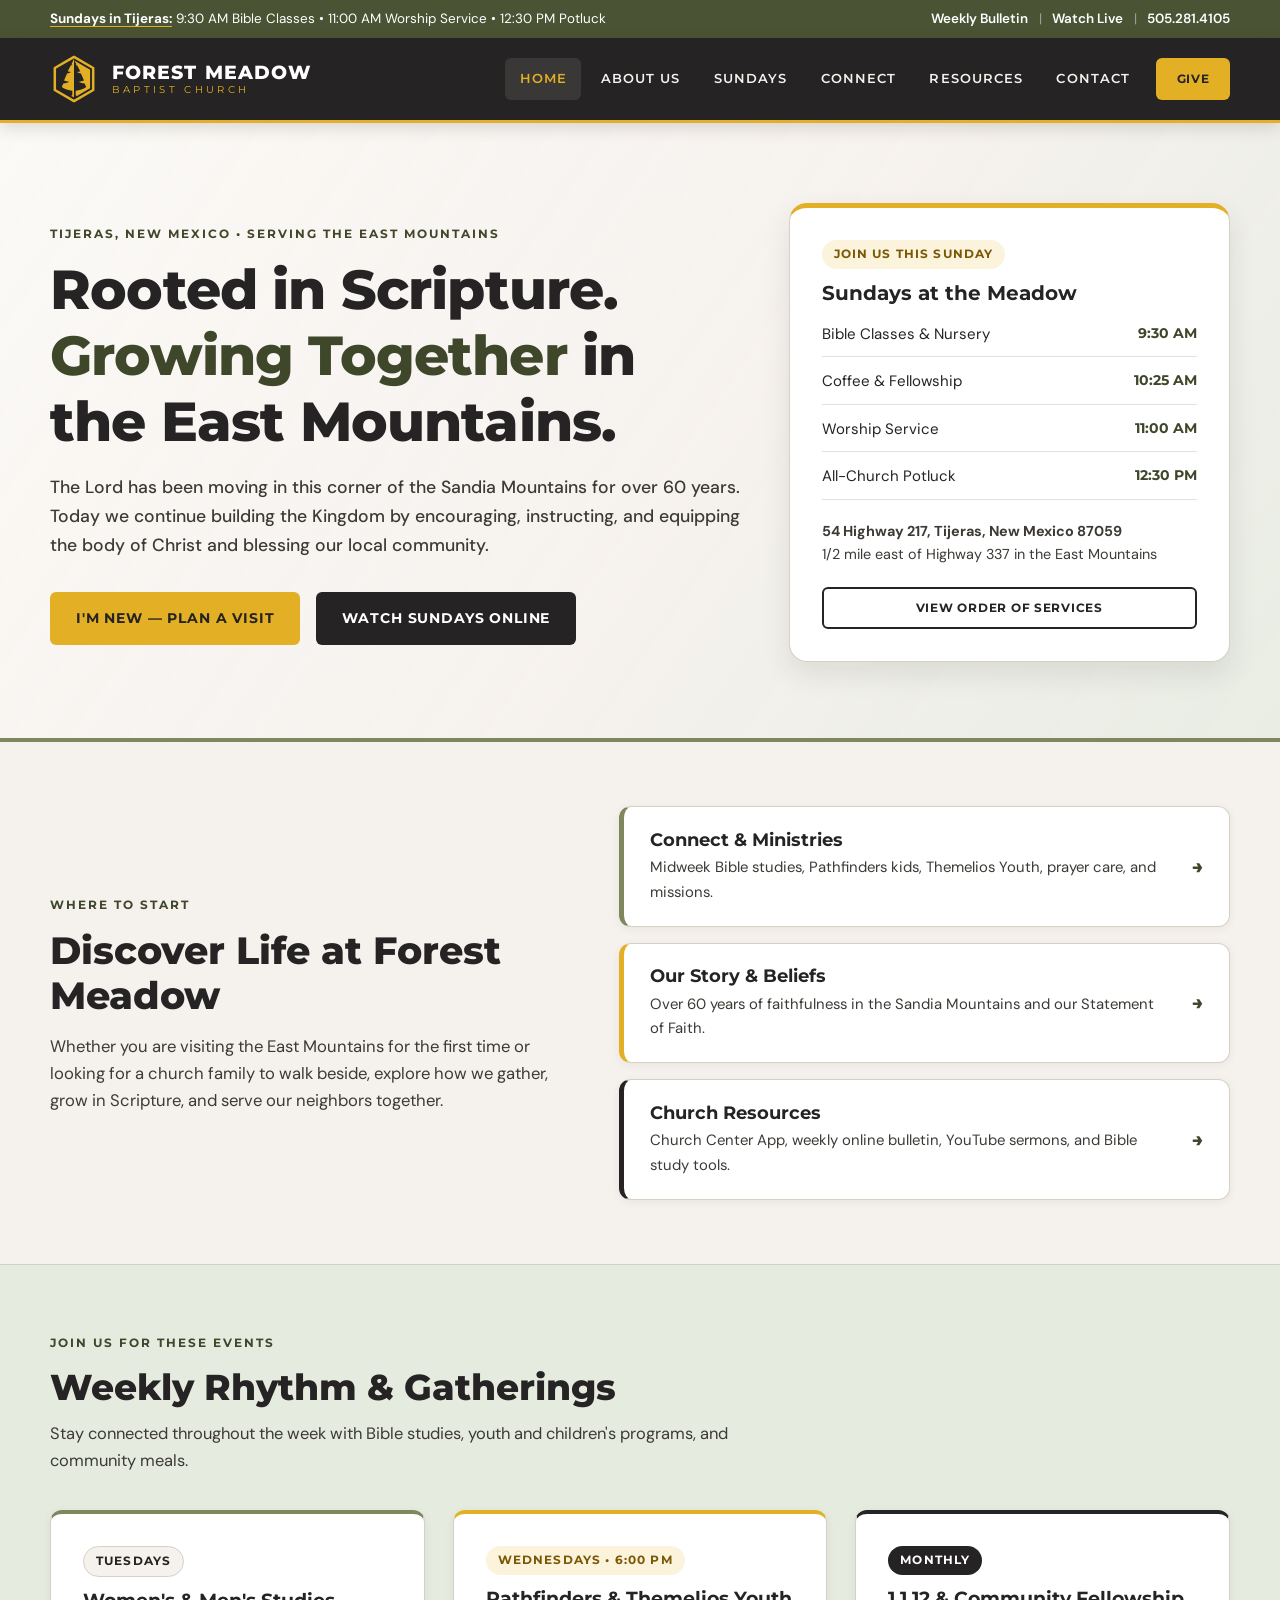
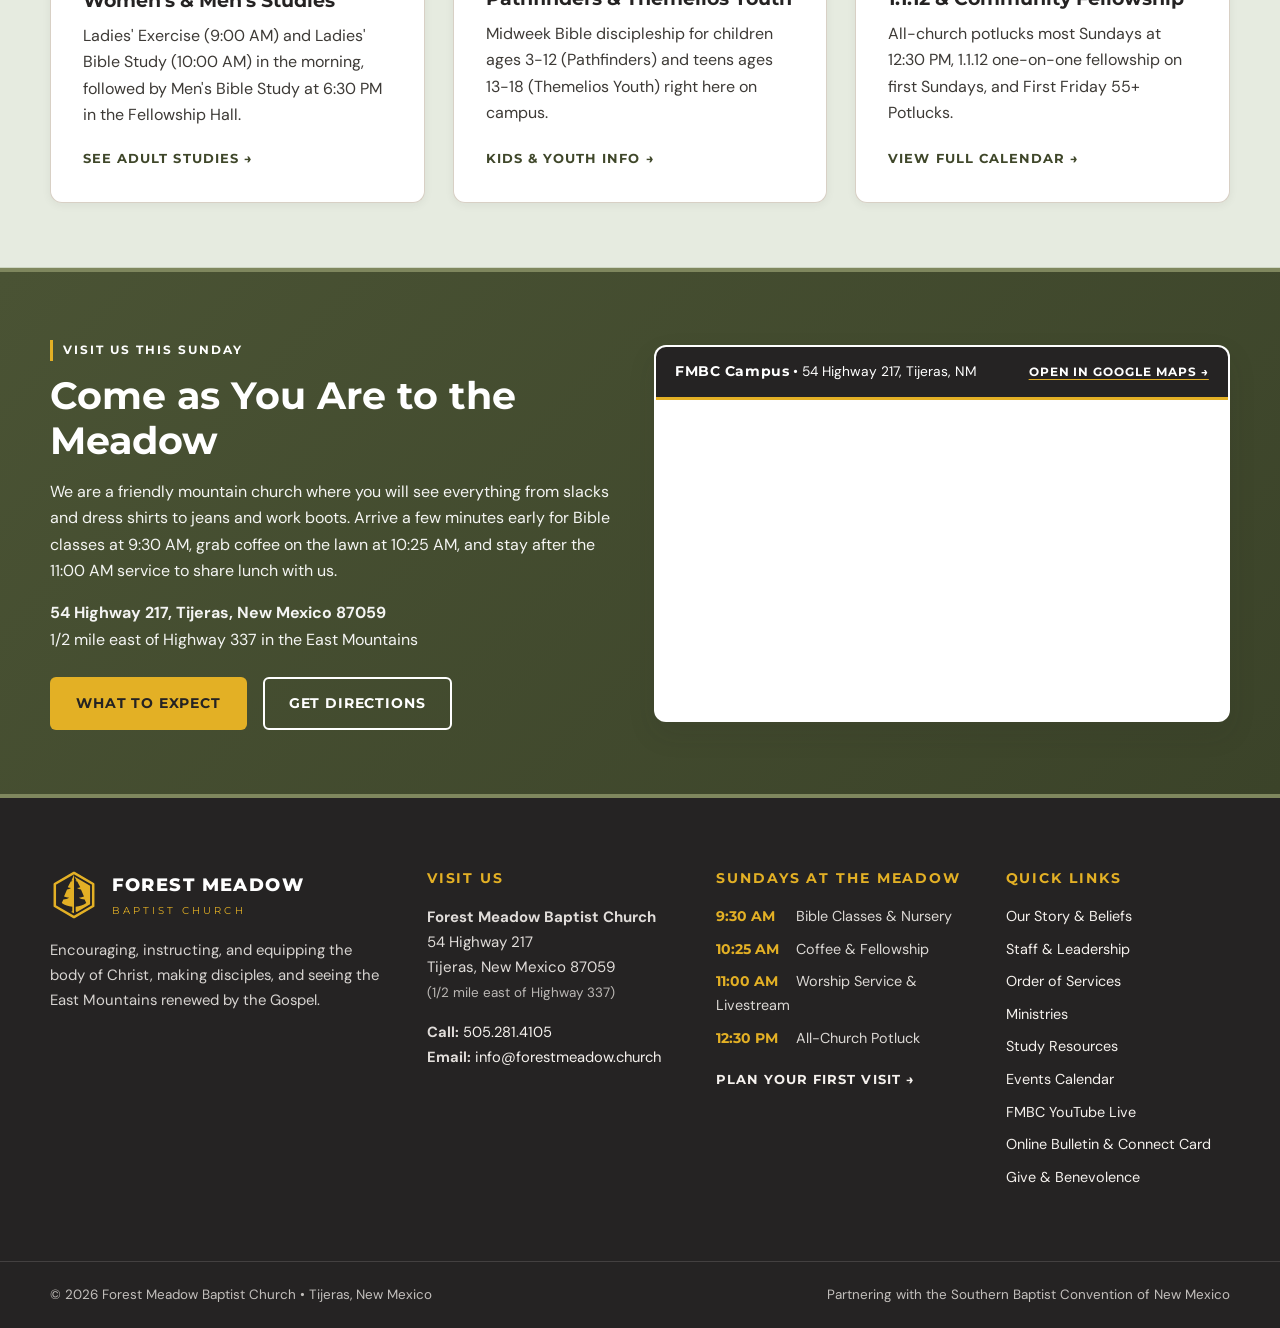
<file: index.html>
<!DOCTYPE html>
<html lang="en">
<head>
  <meta charset="UTF-8" />
  <meta name="viewport" content="width=device-width, initial-scale=1.0" />
  <meta name="description" content="Forest Meadow Baptist Church in Tijeras, New Mexico. Serving Christ in the East Mountains for over 60 years. Join us Sundays at 9:30 AM for Bible classes and 11:00 AM for Worship." />
  <meta name="theme-color" content="#252323" />
  <title>Forest Meadow Baptist Church | Tijeras, New Mexico</title>

  <!-- Open Graph / Social Link Preview Metadata (GitHub Pages) -->
  <meta property="og:type" content="website" />
  <meta property="og:site_name" content="Forest Meadow Baptist Church" />
  <meta property="og:url" content="https://mr-caden.github.io/FMBC-Website/" />
  <meta property="og:title" content="Forest Meadow Baptist Church | Tijeras, New Mexico" />
  <meta property="og:description" content="Rooted in Scripture and growing together in the East Mountains for over 60 years. Join us Sundays at 9:30 AM for Bible Classes, 11:00 AM for Worship, and 12:30 PM for Potluck." />
  <meta property="og:image" content="https://mr-caden.github.io/FMBC-Website/og-share-card.png" />
  <meta property="og:image:type" content="image/png" />
  <meta property="og:image:width" content="1200" />
  <meta property="og:image:height" content="630" />
  <meta property="og:image:alt" content="Forest Meadow Baptist Church — Tijeras, New Mexico — Sundays at 9:30 AM and 11:00 AM" />

  <!-- Twitter / X Large Preview Card -->
  <meta name="twitter:card" content="summary_large_image" />
  <meta name="twitter:title" content="Forest Meadow Baptist Church | Tijeras, New Mexico" />
  <meta name="twitter:description" content="Rooted in Scripture and growing together in the East Mountains. Sundays at 9:30 AM Bible Classes, 11:00 AM Worship, and 12:30 PM Potluck." />
  <meta name="twitter:image" content="https://mr-caden.github.io/FMBC-Website/og-share-card.png" />

  <link rel="icon" type="image/svg+xml" href="data:image/svg+xml,%3Csvg xmlns='http://www.w3.org/2000/svg' viewBox='0 0 64 64'%3E%3Crect x='1' y='22' width='62' height='20' rx='3.5' fill='%23252323'/%3E%3Ctext x='9.5' y='36' text-anchor='middle' font-family='Montserrat,Arial,sans-serif' font-weight='800' font-size='10.5' fill='%23F5F1ED'%3EFM%3C/text%3E%3Ctext x='54.5' y='36' text-anchor='middle' font-family='Montserrat,Arial,sans-serif' font-weight='800' font-size='10.5' fill='%23F5F1ED'%3EBC%3C/text%3E%3Cpath d='M32 13 L48.5 22.5 L48.5 41.5 L32 51 L15.5 41.5 L15.5 22.5 Z' fill='%23F5F1ED' stroke='%23252323' stroke-width='2.6' stroke-linejoin='round'/%3E%3Cpath d='M32 16.5 L45.5 24.2 L45.5 39.8 L33.4 46.8 L33.4 42.5 C36.5 42.2 39.2 41.2 41 39.8 L39.6 36.8 C37.8 36.5 36.1 35.9 34.8 35.1 L38.2 33.8 L35.4 28.4 L37.6 27.6 L34.6 22.4 L35.8 22 L32 16.5 Z' fill='%237F875E'/%3E%3Cpath d='M32 16.5 L28.2 22 L29.4 22.4 L26.4 27.6 L28.6 28.4 L25.8 33.8 L29.2 35.1 C27.9 35.9 26.2 36.5 24.4 36.8 L23 39.8 C24.8 41.2 27.5 42.2 30.6 42.5 L30.6 46.8 L32 47.6 Z' fill='%23252323'/%3E%3C/svg%3E" />
  <link rel="preconnect" href="https://fonts.googleapis.com" />
  <link rel="preconnect" href="https://fonts.gstatic.com" crossorigin />
  <link href="https://fonts.googleapis.com/css2?family=DM+Sans:ital,opsz,wght@0,9..40,400;0,9..40,500;0,9..40,600;0,9..40,700;1,9..40,400&family=Lora:ital,wght@0,500;1,400;1,500&family=Montserrat:wght@300;400;600;700;800&display=swap" rel="stylesheet" />
  <link rel="stylesheet" href="styles.css" />
</head>
<body data-page="home">
  <div id="site-header-mount"></div>

  <main id="main-content" tabindex="-1">
    <section class="hero">
      <div class="container hero-grid">
        <div>
          <span class="eyebrow">Tijeras, New Mexico &bull; Serving the East Mountains</span>
          <h1 class="hero__title">Rooted in Scripture.<br /><span>Growing Together</span> in the East Mountains.</h1>
          <p class="hero__lead">
            The Lord has been moving in this corner of the Sandia Mountains for over 60 years. Today we continue building the Kingdom by encouraging, instructing, and equipping the body of Christ and blessing our local community.
          </p>
          <div class="hero__actions">
            <a class="btn btn--gold" href="im-new.html">I'm New &mdash; Plan a Visit</a>
            <a class="btn btn--charcoal" href="online.html">Watch Sundays Online</a>
          </div>
        </div>

        <aside class="hero-visit-card" aria-label="Sunday Gathering Times">
          <span class="pill pill--gold" style="margin-bottom: 0.75rem;">Join Us This Sunday</span>
          <h2>Sundays at the Meadow</h2>
          <ul class="hero-visit-list">
            <li><span>Bible Classes &amp; Nursery</span><strong>9:30 AM</strong></li>
            <li><span>Coffee &amp; Fellowship</span><strong>10:25 AM</strong></li>
            <li><span>Worship Service</span><strong>11:00 AM</strong></li>
            <li><span>All-Church Potluck</span><strong>12:30 PM</strong></li>
          </ul>
          <p class="hero-visit-card__address">
            <strong>54 Highway 217, Tijeras, New Mexico 87059</strong><br />
            1/2 mile east of Highway 337 in the East Mountains
          </p>
          <a class="btn btn--outline-dark btn--sm btn--block" href="order-of-services.html">View Order of Services</a>
        </aside>
      </div>
    </section>

    <section class="section">
      <div class="container pathway-split">
        <div class="pathway-intro">
          <span class="eyebrow">Where to Start</span>
          <h2>Discover Life at Forest Meadow</h2>
          <p style="margin-bottom: 0;">
            Whether you are visiting the East Mountains for the first time or looking for a church family to walk beside, explore how we gather, grow in Scripture, and serve our neighbors together.
          </p>
        </div>

        <div class="pathway-list">
          <a class="pathway-item" href="connect.html">
            <div>
              <h3>Connect &amp; Ministries</h3>
              <p>Midweek Bible studies, Pathfinders kids, Themelios Youth, prayer care, and missions.</p>
            </div>
            <span class="pathway-item__arrow" aria-hidden="true">&rarr;</span>
          </a>

          <a class="pathway-item pathway-item--gold" href="about.html">
            <div>
              <h3>Our Story &amp; Beliefs</h3>
              <p>Over 60 years of faithfulness in the Sandia Mountains and our Statement of Faith.</p>
            </div>
            <span class="pathway-item__arrow" aria-hidden="true">&rarr;</span>
          </a>

          <a class="pathway-item pathway-item--charcoal" href="resources.html">
            <div>
              <h3>Church Resources</h3>
              <p>Church Center App, weekly online bulletin, YouTube sermons, and Bible study tools.</p>
            </div>
            <span class="pathway-item__arrow" aria-hidden="true">&rarr;</span>
          </a>
        </div>
      </div>
    </section>

    <section class="section section--sage-light">
      <div class="container">
        <div class="section-header">
          <span class="eyebrow">Join Us for These Events</span>
          <h2>Weekly Rhythm &amp; Gatherings</h2>
          <p>Stay connected throughout the week with Bible studies, youth and children's programs, and community meals.</p>
        </div>

        <div class="grid-3">
          <a class="card card--clickable card--accent-top" href="connect.html?filter=Adults">
            <div>
              <span class="pill pill--cream">Tuesdays</span>
              <h3 style="margin-top: 0.75rem;">Women's &amp; Men's Studies</h3>
              <p>Ladies' Exercise (9:00 AM) and Ladies' Bible Study (10:00 AM) in the morning, followed by Men's Bible Study at 6:30 PM in the Fellowship Hall.</p>
            </div>
            <span class="card-link">See Adult Studies &rarr;</span>
          </a>

          <a class="card card--clickable card--gold-top" href="connect.html?ministry=children">
            <div>
              <span class="pill pill--gold">Wednesdays &bull; 6:00 PM</span>
              <h3 style="margin-top: 0.75rem;">Pathfinders &amp; Themelios Youth</h3>
              <p>Midweek Bible discipleship for children ages 3-12 (Pathfinders) and teens ages 13-18 (Themelios Youth) right here on campus.</p>
            </div>
            <span class="card-link">Kids &amp; Youth Info &rarr;</span>
          </a>

          <a class="card card--clickable card--charcoal-top" href="calendar.html">
            <div>
              <span class="pill pill--charcoal">Monthly</span>
              <h3 style="margin-top: 0.75rem;">1.1.12 &amp; Community Fellowship</h3>
              <p>All-church potlucks most Sundays at 12:30 PM, 1.1.12 one-on-one fellowship on first Sundays, and First Friday 55+ Potlucks.</p>
            </div>
            <span class="card-link">View Full Calendar &rarr;</span>
          </a>
        </div>
      </div>
    </section>

    <section class="section section--sage">
      <div class="container grid-2" style="align-items: center;">
        <div>
          <span class="eyebrow eyebrow--light">Visit Us This Sunday</span>
          <h2 style="font-size: clamp(1.75rem, 3vw, 2.35rem); margin-bottom: 1rem;">Come as You Are to the Meadow</h2>
          <p>
            We are a friendly mountain church where you will see everything from slacks and dress shirts to jeans and work boots. Arrive a few minutes early for Bible classes at 9:30 AM, grab coffee on the lawn at 10:25 AM, and stay after the 11:00 AM service to share lunch with us.
          </p>
          <p>
            <strong>54 Highway 217, Tijeras, New Mexico 87059</strong><br />
            1/2 mile east of Highway 337 in the East Mountains
          </p>
          <div class="hero__actions" style="margin-top: 1.5rem;">
            <a class="btn btn--gold" href="im-new.html">What to Expect</a>
            <a class="btn btn--outline-light" href="https://www.google.com/maps/search/?api=1&query=Forest+Meadow+Baptist+Church+54+Highway+217+Tijeras+NM+87059" target="_blank" rel="noopener noreferrer">Get Directions</a>
          </div>
        </div>

        <div class="map-card">
          <div class="map-card__bar">
            <span><strong>FMBC Campus</strong> &bull; 54 Highway 217, Tijeras, NM</span>
            <a href="https://www.google.com/maps/search/?api=1&query=Forest+Meadow+Baptist+Church+54+Highway+217+Tijeras+NM+87059" target="_blank" rel="noopener noreferrer">Open in Google Maps &rarr;</a>
          </div>
          <iframe title="Map showing Forest Meadow Baptist Church at 54 Highway 217, Tijeras, NM 87059" loading="lazy" referrerpolicy="no-referrer-when-downgrade" src="https://maps.google.com/maps?q=Forest+Meadow+Baptist+Church+54+Highway+217+Tijeras+NM+87059&t=&z=13&ie=UTF8&iwloc=&output=embed"></iframe>
        </div>
      </div>
    </section>
  </main>

  <div id="site-footer-mount"></div>
  <script src="site.js"></script>
</body>
</html>
</file>
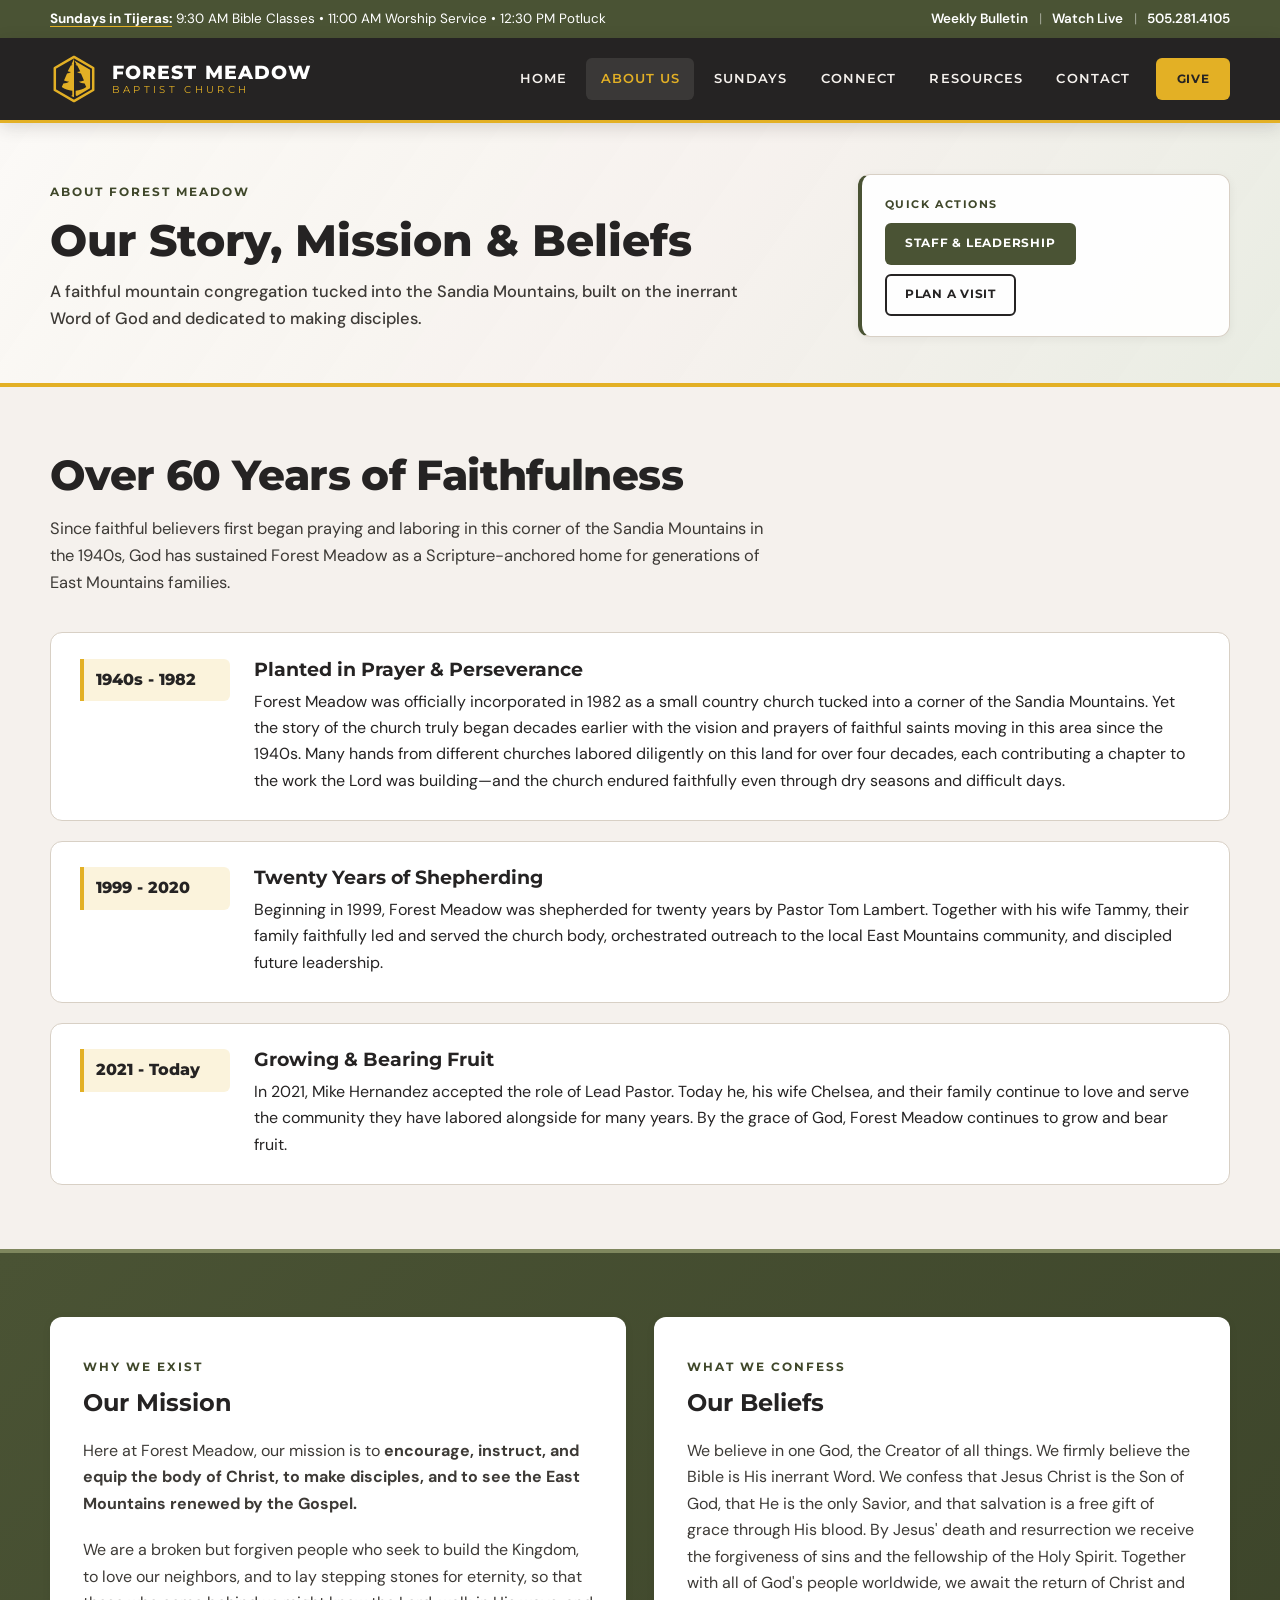
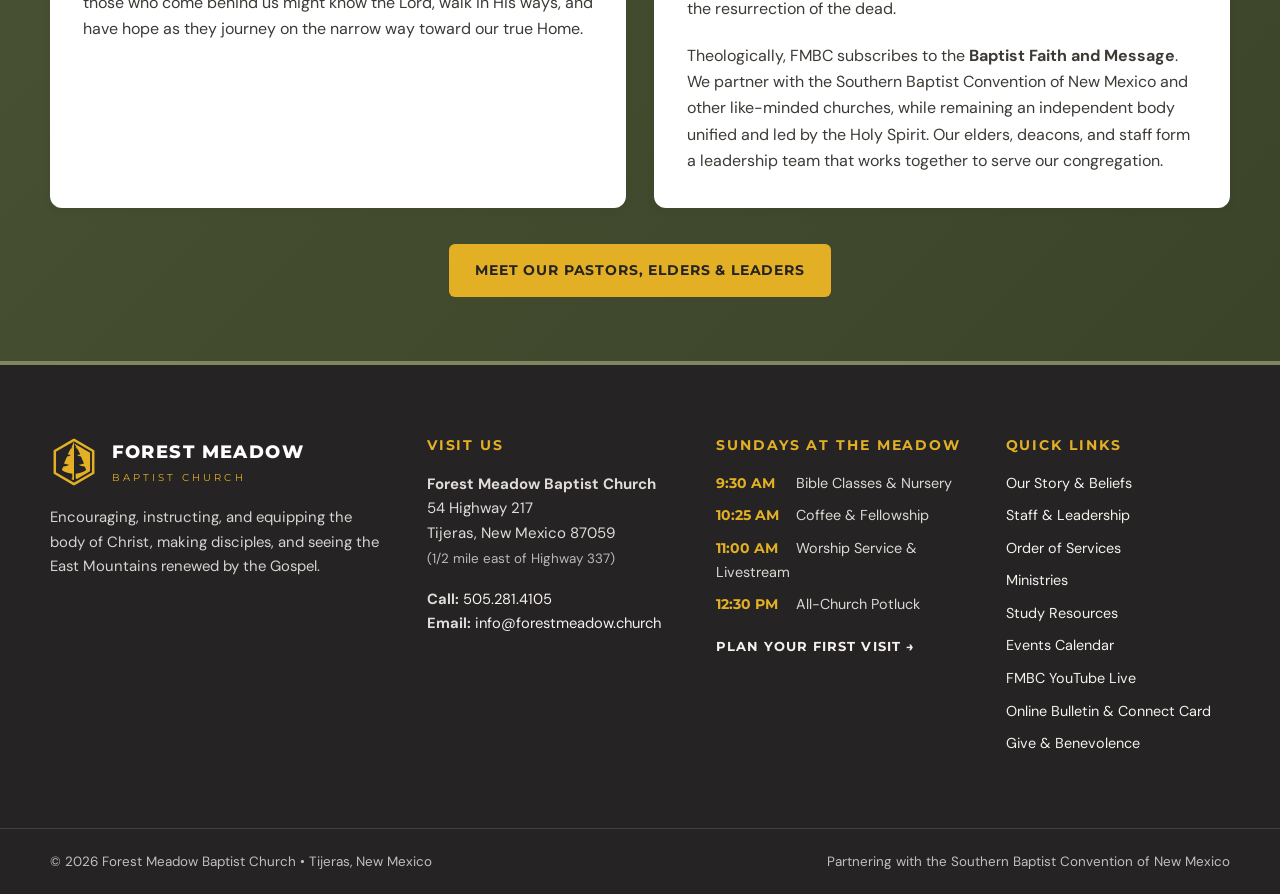
<file: about.html>
<!DOCTYPE html>
<html lang="en">
    <head>
        <meta charset="UTF-8" />
        <meta name="viewport" content="width=device-width, initial-scale=1.0" />
        <meta
            name="description"
            content="Learn about Forest Meadow Baptist Church's 60+ year history in the Sandia Mountains, our Gospel mission, and our Statement of Faith."
        />
        <title>About Us | Forest Meadow Baptist Church</title>
        <link
            rel="icon"
            type="image/svg+xml"
            href="data:image/svg+xml,%3Csvg xmlns='http://www.w3.org/2000/svg' viewBox='0 0 64 64'%3E%3Crect x='1' y='22' width='62' height='20' rx='3.5' fill='%23252323'/%3E%3Ctext x='9.5' y='36' text-anchor='middle' font-family='Montserrat,Arial,sans-serif' font-weight='800' font-size='10.5' fill='%23F5F1ED'%3EFM%3C/text%3E%3Ctext x='54.5' y='36' text-anchor='middle' font-family='Montserrat,Arial,sans-serif' font-weight='800' font-size='10.5' fill='%23F5F1ED'%3EBC%3C/text%3E%3Cpath d='M32 13 L48.5 22.5 L48.5 41.5 L32 51 L15.5 41.5 L15.5 22.5 Z' fill='%23F5F1ED' stroke='%23252323' stroke-width='2.6' stroke-linejoin='round'/%3E%3Cpath d='M32 16.5 L45.5 24.2 L45.5 39.8 L33.4 46.8 L33.4 42.5 C36.5 42.2 39.2 41.2 41 39.8 L39.6 36.8 C37.8 36.5 36.1 35.9 34.8 35.1 L38.2 33.8 L35.4 28.4 L37.6 27.6 L34.6 22.4 L35.8 22 L32 16.5 Z' fill='%237F875E'/%3E%3Cpath d='M32 16.5 L28.2 22 L29.4 22.4 L26.4 27.6 L28.6 28.4 L25.8 33.8 L29.2 35.1 C27.9 35.9 26.2 36.5 24.4 36.8 L23 39.8 C24.8 41.2 27.5 42.2 30.6 42.5 L30.6 46.8 L32 47.6 Z' fill='%23252323'/%3E%3C/svg%3E"
        />
        <link rel="preconnect" href="https://fonts.googleapis.com" />
        <link rel="preconnect" href="https://fonts.gstatic.com" crossorigin />
        <link
            href="https://fonts.googleapis.com/css2?family=DM+Sans:ital,opsz,wght@0,9..40,400;0,9..40,500;0,9..40,600;0,9..40,700;1,9..40,400&family=Lora:ital,wght@0,500;1,400;1,500&family=Montserrat:wght@300;400;600;700;800&display=swap"
            rel="stylesheet"
        />
        <link rel="stylesheet" href="styles.css" />
    </head>
    <body data-page="about">
        <div id="site-header-mount"></div>

        <main id="main-content" tabindex="-1">
            <section class="page-banner">
                <div class="container page-banner__grid">
                    <div>
                        <span class="eyebrow">About Forest Meadow</span>
                        <h1>Our Story, Mission &amp; Beliefs</h1>
                        <p>
                            A faithful mountain congregation tucked into the
                            Sandia Mountains, built on the inerrant Word of God
                            and dedicated to making disciples.
                        </p>
                    </div>
                    <div class="banner-quick-panel">
                        <span class="banner-quick-panel__label"
                            >Quick Actions</span
                        >
                        <div class="banner-quick-links">
                            <a
                                class="btn btn--sage btn--sm"
                                href="leadership.html"
                                >Staff &amp; Leadership</a
                            >
                            <a
                                class="btn btn--outline-dark btn--sm"
                                href="im-new.html"
                                >Plan a Visit</a
                            >
                        </div>
                    </div>
                </div>
            </section>

            <section class="section">
                <div class="container">
                    <div class="section-header">
                        <h2 class="section-title--featured">
                            Over 60 Years of Faithfulness
                        </h2>
                        <p>
                            Since faithful believers first began praying and
                            laboring in this corner of the Sandia Mountains in
                            the 1940s, God has sustained Forest Meadow as a
                            Scripture-anchored home for generations of East
                            Mountains families.
                        </p>
                    </div>

                    <div class="timeline">
                        <div class="timeline-item">
                            <div class="timeline-item__label">1940s - 1982</div>
                            <div class="timeline-item__body">
                                <h3>Planted in Prayer &amp; Perseverance</h3>
                                <p>
                                    Forest Meadow was officially incorporated in
                                    1982 as a small country church tucked into a
                                    corner of the Sandia Mountains. Yet the
                                    story of the church truly began decades
                                    earlier with the vision and prayers of
                                    faithful saints moving in this area since
                                    the 1940s. Many hands from different
                                    churches labored diligently on this land for
                                    over four decades, each contributing a
                                    chapter to the work the Lord was
                                    building—and the church endured faithfully
                                    even through dry seasons and difficult days.
                                </p>
                            </div>
                        </div>

                        <div class="timeline-item">
                            <div class="timeline-item__label">1999 - 2020</div>
                            <div class="timeline-item__body">
                                <h3>Twenty Years of Shepherding</h3>
                                <p>
                                    Beginning in 1999, Forest Meadow was
                                    shepherded for twenty years by Pastor Tom
                                    Lambert. Together with his wife Tammy, their
                                    family faithfully led and served the church
                                    body, orchestrated outreach to the local
                                    East Mountains community, and discipled
                                    future leadership.
                                </p>
                            </div>
                        </div>

                        <div class="timeline-item">
                            <div class="timeline-item__label">2021 - Today</div>
                            <div class="timeline-item__body">
                                <h3>Growing &amp; Bearing Fruit</h3>
                                <p>
                                    In 2021, Mike Hernandez accepted the role of
                                    Lead Pastor. Today he, his wife Chelsea, and
                                    their family continue to love and serve the
                                    community they have labored alongside for
                                    many years. By the grace of God, Forest
                                    Meadow continues to grow and bear fruit.
                                </p>
                            </div>
                        </div>
                    </div>
                </div>
            </section>

            <section class="section section--sage">
                <div class="container grid-2">
                    <div class="card card--gold-top">
                        <div>
                            <span class="eyebrow">Why We Exist</span>
                            <h2>Our Mission</h2>
                            <p>
                                Here at Forest Meadow, our mission is to
                                <strong
                                    >encourage, instruct, and equip the body of
                                    Christ, to make disciples, and to see the
                                    East Mountains renewed by the
                                    Gospel.</strong
                                >
                            </p>
                            <p style="margin-bottom: 0">
                                We are a broken but forgiven people who seek to
                                build the Kingdom, to love our neighbors, and to
                                lay stepping stones for eternity, so that those
                                who come behind us might know the Lord, walk in
                                His ways, and have hope as they journey on the
                                narrow way toward our true Home.
                            </p>
                        </div>
                    </div>

                    <div class="card card--accent-top">
                        <div>
                            <span class="eyebrow">What We Confess</span>
                            <h2>Our Beliefs</h2>
                            <p>
                                We believe in one God, the Creator of all
                                things. We firmly believe the Bible is His
                                inerrant Word. We confess that Jesus Christ is
                                the Son of God, that He is the only Savior, and
                                that salvation is a free gift of grace through
                                His blood. By Jesus' death and resurrection we
                                receive the forgiveness of sins and the
                                fellowship of the Holy Spirit. Together with all
                                of God's people worldwide, we await the return
                                of Christ and the resurrection of the dead.
                            </p>
                            <p style="margin-bottom: 0">
                                Theologically, FMBC subscribes to the
                                <strong>Baptist Faith and Message</strong>. We
                                partner with the Southern Baptist Convention of
                                New Mexico and other like-minded churches, while
                                remaining an independent body unified and led by
                                the Holy Spirit. Our elders, deacons, and staff
                                form a leadership team that works together to
                                serve our congregation.
                            </p>
                        </div>
                    </div>
                </div>

                <div
                    class="container"
                    style="margin-top: 2.25rem; text-align: center"
                >
                    <a class="btn btn--gold" href="leadership.html"
                        >Meet Our Pastors, Elders &amp; Leaders</a
                    >
                </div>
            </section>
        </main>

        <div id="site-footer-mount"></div>
        <script src="site.js"></script>
    </body>
</html>
</file>
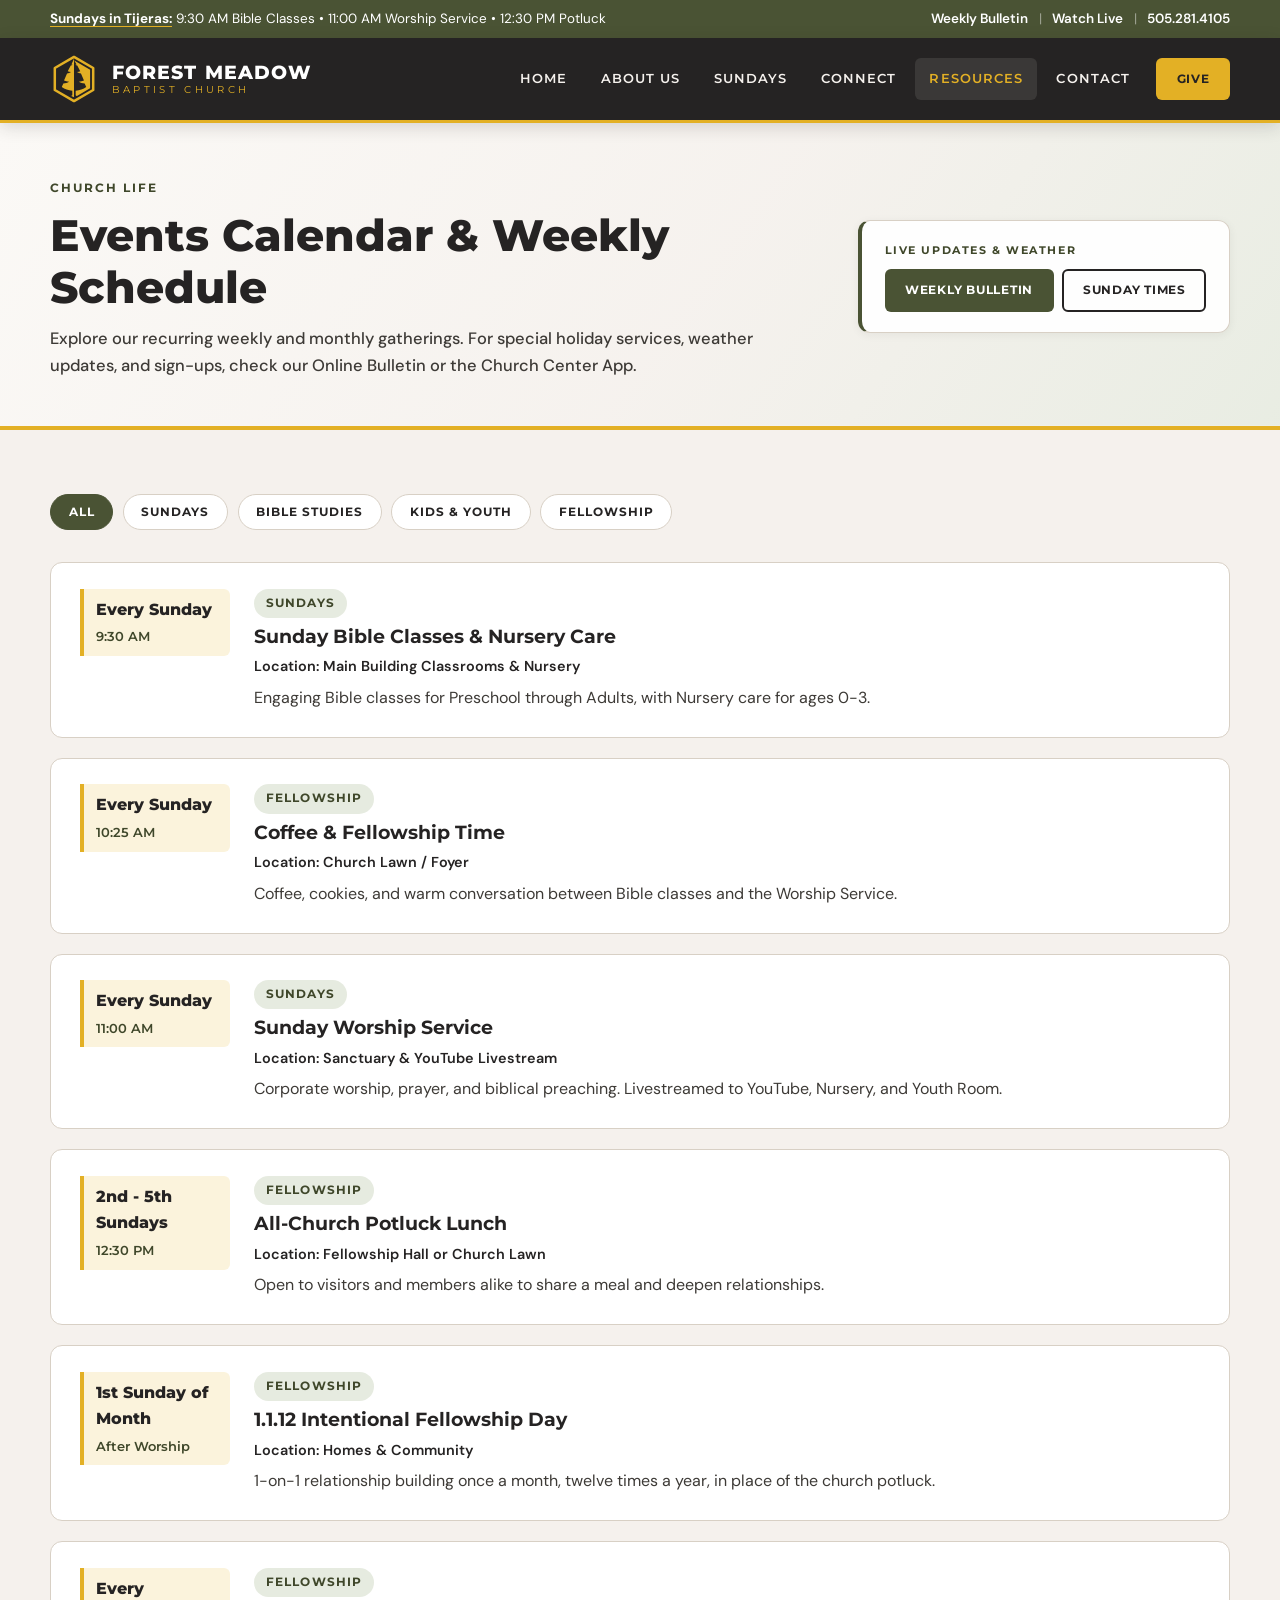
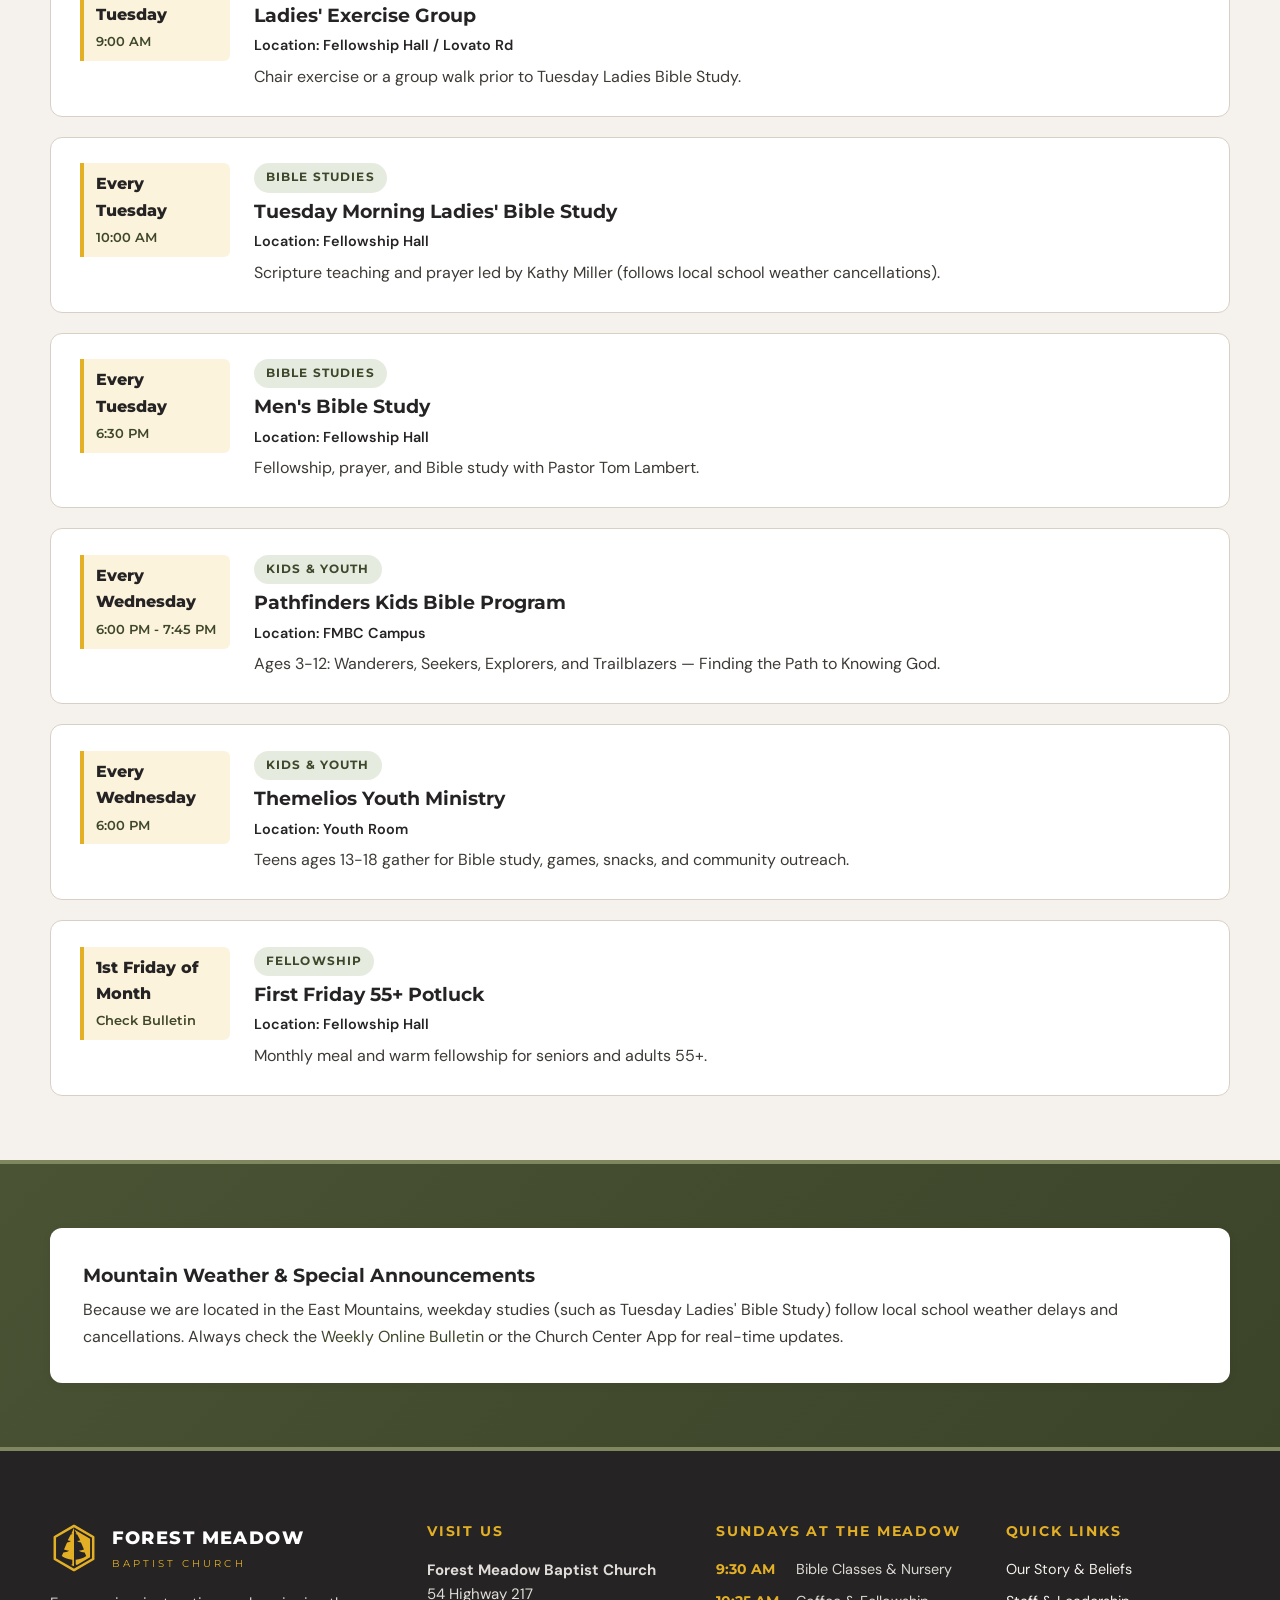
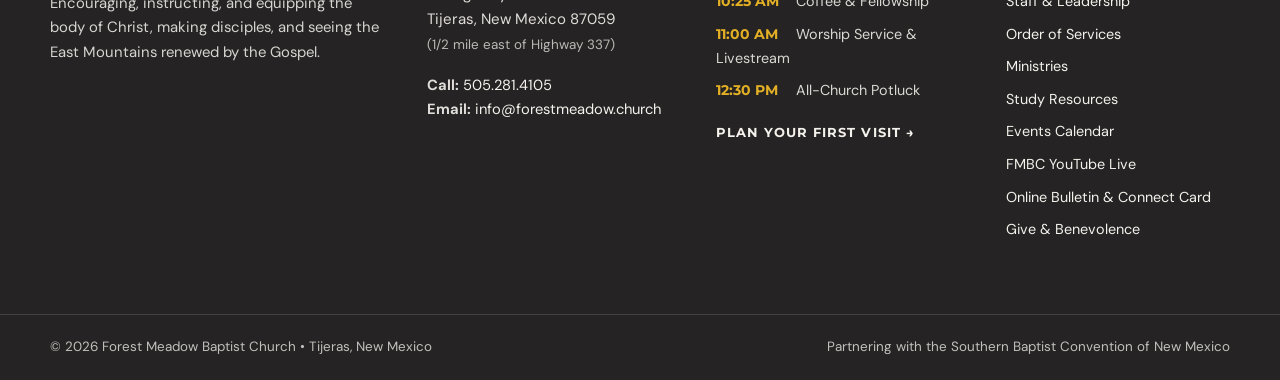
<file: calendar.html>
<!DOCTYPE html>
<html lang="en">
    <head>
        <meta charset="UTF-8" />
        <meta name="viewport" content="width=device-width, initial-scale=1.0" />
        <meta
            name="description"
            content="Weekly and monthly events calendar for Forest Meadow Baptist Church in Tijeras, New Mexico."
        />
        <title>Events Calendar | Forest Meadow Baptist Church</title>
        <link
            rel="icon"
            type="image/svg+xml"
            href="data:image/svg+xml,%3Csvg xmlns='http://www.w3.org/2000/svg' viewBox='0 0 64 64'%3E%3Crect x='1' y='22' width='62' height='20' rx='3.5' fill='%23252323'/%3E%3Ctext x='9.5' y='36' text-anchor='middle' font-family='Montserrat,Arial,sans-serif' font-weight='800' font-size='10.5' fill='%23F5F1ED'%3EFM%3C/text%3E%3Ctext x='54.5' y='36' text-anchor='middle' font-family='Montserrat,Arial,sans-serif' font-weight='800' font-size='10.5' fill='%23F5F1ED'%3EBC%3C/text%3E%3Cpath d='M32 13 L48.5 22.5 L48.5 41.5 L32 51 L15.5 41.5 L15.5 22.5 Z' fill='%23F5F1ED' stroke='%23252323' stroke-width='2.6' stroke-linejoin='round'/%3E%3Cpath d='M32 16.5 L45.5 24.2 L45.5 39.8 L33.4 46.8 L33.4 42.5 C36.5 42.2 39.2 41.2 41 39.8 L39.6 36.8 C37.8 36.5 36.1 35.9 34.8 35.1 L38.2 33.8 L35.4 28.4 L37.6 27.6 L34.6 22.4 L35.8 22 L32 16.5 Z' fill='%237F875E'/%3E%3Cpath d='M32 16.5 L28.2 22 L29.4 22.4 L26.4 27.6 L28.6 28.4 L25.8 33.8 L29.2 35.1 C27.9 35.9 26.2 36.5 24.4 36.8 L23 39.8 C24.8 41.2 27.5 42.2 30.6 42.5 L30.6 46.8 L32 47.6 Z' fill='%23252323'/%3E%3C/svg%3E"
        />
        <link rel="preconnect" href="https://fonts.googleapis.com" />
        <link rel="preconnect" href="https://fonts.gstatic.com" crossorigin />
        <link
            href="https://fonts.googleapis.com/css2?family=DM+Sans:ital,opsz,wght@0,9..40,400;0,9..40,500;0,9..40,600;0,9..40,700;1,9..40,400&family=Lora:ital,wght@0,500;1,400;1,500&family=Montserrat:wght@300;400;600;700;800&display=swap"
            rel="stylesheet"
        />
        <link rel="stylesheet" href="styles.css" />
    </head>
    <body data-page="resources">
        <div id="site-header-mount"></div>

        <main id="main-content" tabindex="-1">
            <section class="page-banner">
                <div class="container page-banner__grid">
                    <div>
                        <span class="eyebrow">Church Life</span>
                        <h1>Events Calendar &amp; Weekly Schedule</h1>
                        <p>
                            Explore our recurring weekly and monthly gatherings.
                            For special holiday services, weather updates, and
                            sign-ups, check our Online Bulletin or the Church
                            Center App.
                        </p>
                    </div>
                    <div class="banner-quick-panel">
                        <span class="banner-quick-panel__label"
                            >Live Updates &amp; Weather</span
                        >
                        <div class="banner-quick-links">
                            <a
                                class="btn btn--sage btn--sm"
                                href="https://forestmeadowchurch.updates.church"
                                target="_blank"
                                rel="noopener noreferrer"
                                >Weekly Bulletin</a
                            >
                            <a
                                class="btn btn--outline-dark btn--sm"
                                href="order-of-services.html"
                                >Sunday Times</a
                            >
                        </div>
                    </div>
                </div>
            </section>

            <section class="section">
                <div class="container">
                    <div
                        class="filter-bar"
                        role="group"
                        aria-label="Filter calendar events"
                    >
                        <button
                            class="filter-btn is-active"
                            type="button"
                            data-event-filter="All"
                        >
                            All
                        </button>
                        <button
                            class="filter-btn"
                            type="button"
                            data-event-filter="Sundays"
                        >
                            Sundays
                        </button>
                        <button
                            class="filter-btn"
                            type="button"
                            data-event-filter="Bible Studies"
                        >
                            Bible Studies
                        </button>
                        <button
                            class="filter-btn"
                            type="button"
                            data-event-filter="Kids &amp; Youth"
                        >
                            Kids &amp; Youth
                        </button>
                        <button
                            class="filter-btn"
                            type="button"
                            data-event-filter="Fellowship"
                        >
                            Fellowship
                        </button>
                    </div>

                    <div class="timeline" id="event-list">
                        <div class="timeline-item" data-event-card="Sundays">
                            <div class="timeline-item__label">
                                <div>Every Sunday</div>
                                <div
                                    style="
                                        font-size: 0.82rem;
                                        font-weight: 600;
                                        color: var(--sage-text);
                                        margin-top: 0.2rem;
                                    "
                                >
                                    9:30 AM
                                </div>
                            </div>
                            <div class="timeline-item__body">
                                <span class="pill" style="margin-bottom: 0.5rem"
                                    >Sundays</span
                                >
                                <h3>Sunday Bible Classes &amp; Nursery Care</h3>
                                <p
                                    style="
                                        font-size: 0.9rem;
                                        font-weight: 600;
                                        color: var(--charcoal);
                                        margin-bottom: 0.35rem;
                                    "
                                >
                                    Location: Main Building Classrooms &amp;
                                    Nursery
                                </p>
                                <p style="color: var(--text-muted)">
                                    Engaging Bible classes for Preschool through
                                    Adults, with Nursery care for ages 0-3.
                                </p>
                            </div>
                        </div>

                        <div class="timeline-item" data-event-card="Fellowship">
                            <div class="timeline-item__label">
                                <div>Every Sunday</div>
                                <div
                                    style="
                                        font-size: 0.82rem;
                                        font-weight: 600;
                                        color: var(--sage-text);
                                        margin-top: 0.2rem;
                                    "
                                >
                                    10:25 AM
                                </div>
                            </div>
                            <div class="timeline-item__body">
                                <span class="pill" style="margin-bottom: 0.5rem"
                                    >Fellowship</span
                                >
                                <h3>Coffee &amp; Fellowship Time</h3>
                                <p
                                    style="
                                        font-size: 0.9rem;
                                        font-weight: 600;
                                        color: var(--charcoal);
                                        margin-bottom: 0.35rem;
                                    "
                                >
                                    Location: Church Lawn / Foyer
                                </p>
                                <p style="color: var(--text-muted)">
                                    Coffee, cookies, and warm conversation
                                    between Bible classes and the Worship
                                    Service.
                                </p>
                            </div>
                        </div>

                        <div class="timeline-item" data-event-card="Sundays">
                            <div class="timeline-item__label">
                                <div>Every Sunday</div>
                                <div
                                    style="
                                        font-size: 0.82rem;
                                        font-weight: 600;
                                        color: var(--sage-text);
                                        margin-top: 0.2rem;
                                    "
                                >
                                    11:00 AM
                                </div>
                            </div>
                            <div class="timeline-item__body">
                                <span class="pill" style="margin-bottom: 0.5rem"
                                    >Sundays</span
                                >
                                <h3>Sunday Worship Service</h3>
                                <p
                                    style="
                                        font-size: 0.9rem;
                                        font-weight: 600;
                                        color: var(--charcoal);
                                        margin-bottom: 0.35rem;
                                    "
                                >
                                    Location: Sanctuary &amp; YouTube Livestream
                                </p>
                                <p style="color: var(--text-muted)">
                                    Corporate worship, prayer, and biblical
                                    preaching. Livestreamed to YouTube, Nursery,
                                    and Youth Room.
                                </p>
                            </div>
                        </div>

                        <div class="timeline-item" data-event-card="Fellowship">
                            <div class="timeline-item__label">
                                <div>2nd - 5th Sundays</div>
                                <div
                                    style="
                                        font-size: 0.82rem;
                                        font-weight: 600;
                                        color: var(--sage-text);
                                        margin-top: 0.2rem;
                                    "
                                >
                                    12:30 PM
                                </div>
                            </div>
                            <div class="timeline-item__body">
                                <span class="pill" style="margin-bottom: 0.5rem"
                                    >Fellowship</span
                                >
                                <h3>All-Church Potluck Lunch</h3>
                                <p
                                    style="
                                        font-size: 0.9rem;
                                        font-weight: 600;
                                        color: var(--charcoal);
                                        margin-bottom: 0.35rem;
                                    "
                                >
                                    Location: Fellowship Hall or Church Lawn
                                </p>
                                <p style="color: var(--text-muted)">
                                    Open to visitors and members alike to share
                                    a meal and deepen relationships.
                                </p>
                            </div>
                        </div>

                        <div class="timeline-item" data-event-card="Fellowship">
                            <div class="timeline-item__label">
                                <div>1st Sunday of Month</div>
                                <div
                                    style="
                                        font-size: 0.82rem;
                                        font-weight: 600;
                                        color: var(--sage-text);
                                        margin-top: 0.2rem;
                                    "
                                >
                                    After Worship
                                </div>
                            </div>
                            <div class="timeline-item__body">
                                <span class="pill" style="margin-bottom: 0.5rem"
                                    >Fellowship</span
                                >
                                <h3>1.1.12 Intentional Fellowship Day</h3>
                                <p
                                    style="
                                        font-size: 0.9rem;
                                        font-weight: 600;
                                        color: var(--charcoal);
                                        margin-bottom: 0.35rem;
                                    "
                                >
                                    Location: Homes &amp; Community
                                </p>
                                <p style="color: var(--text-muted)">
                                    1-on-1 relationship building once a month,
                                    twelve times a year, in place of the church
                                    potluck.
                                </p>
                            </div>
                        </div>

                        <div class="timeline-item" data-event-card="Fellowship">
                            <div class="timeline-item__label">
                                <div>Every Tuesday</div>
                                <div
                                    style="
                                        font-size: 0.82rem;
                                        font-weight: 600;
                                        color: var(--sage-text);
                                        margin-top: 0.2rem;
                                    "
                                >
                                    9:00 AM
                                </div>
                            </div>
                            <div class="timeline-item__body">
                                <span class="pill" style="margin-bottom: 0.5rem"
                                    >Fellowship</span
                                >
                                <h3>Ladies' Exercise Group</h3>
                                <p
                                    style="
                                        font-size: 0.9rem;
                                        font-weight: 600;
                                        color: var(--charcoal);
                                        margin-bottom: 0.35rem;
                                    "
                                >
                                    Location: Fellowship Hall / Lovato Rd
                                </p>
                                <p style="color: var(--text-muted)">
                                    Chair exercise or a group walk prior to
                                    Tuesday Ladies Bible Study.
                                </p>
                            </div>
                        </div>

                        <div
                            class="timeline-item"
                            data-event-card="Bible Studies"
                        >
                            <div class="timeline-item__label">
                                <div>Every Tuesday</div>
                                <div
                                    style="
                                        font-size: 0.82rem;
                                        font-weight: 600;
                                        color: var(--sage-text);
                                        margin-top: 0.2rem;
                                    "
                                >
                                    10:00 AM
                                </div>
                            </div>
                            <div class="timeline-item__body">
                                <span class="pill" style="margin-bottom: 0.5rem"
                                    >Bible Studies</span
                                >
                                <h3>Tuesday Morning Ladies' Bible Study</h3>
                                <p
                                    style="
                                        font-size: 0.9rem;
                                        font-weight: 600;
                                        color: var(--charcoal);
                                        margin-bottom: 0.35rem;
                                    "
                                >
                                    Location: Fellowship Hall
                                </p>
                                <p style="color: var(--text-muted)">
                                    Scripture teaching and prayer led by Kathy
                                    Miller (follows local school weather
                                    cancellations).
                                </p>
                            </div>
                        </div>

                        <div
                            class="timeline-item"
                            data-event-card="Bible Studies"
                        >
                            <div class="timeline-item__label">
                                <div>Every Tuesday</div>
                                <div
                                    style="
                                        font-size: 0.82rem;
                                        font-weight: 600;
                                        color: var(--sage-text);
                                        margin-top: 0.2rem;
                                    "
                                >
                                    6:30 PM
                                </div>
                            </div>
                            <div class="timeline-item__body">
                                <span class="pill" style="margin-bottom: 0.5rem"
                                    >Bible Studies</span
                                >
                                <h3>Men's Bible Study</h3>
                                <p
                                    style="
                                        font-size: 0.9rem;
                                        font-weight: 600;
                                        color: var(--charcoal);
                                        margin-bottom: 0.35rem;
                                    "
                                >
                                    Location: Fellowship Hall
                                </p>
                                <p style="color: var(--text-muted)">
                                    Fellowship, prayer, and Bible study with
                                    Pastor Tom Lambert.
                                </p>
                            </div>
                        </div>

                        <div
                            class="timeline-item"
                            data-event-card="Kids & Youth"
                        >
                            <div class="timeline-item__label">
                                <div>Every Wednesday</div>
                                <div
                                    style="
                                        font-size: 0.82rem;
                                        font-weight: 600;
                                        color: var(--sage-text);
                                        margin-top: 0.2rem;
                                    "
                                >
                                    6:00 PM - 7:45 PM
                                </div>
                            </div>
                            <div class="timeline-item__body">
                                <span class="pill" style="margin-bottom: 0.5rem"
                                    >Kids &amp; Youth</span
                                >
                                <h3>Pathfinders Kids Bible Program</h3>
                                <p
                                    style="
                                        font-size: 0.9rem;
                                        font-weight: 600;
                                        color: var(--charcoal);
                                        margin-bottom: 0.35rem;
                                    "
                                >
                                    Location: FMBC Campus
                                </p>
                                <p style="color: var(--text-muted)">
                                    Ages 3-12: Wanderers, Seekers, Explorers,
                                    and Trailblazers — Finding the Path to
                                    Knowing God.
                                </p>
                            </div>
                        </div>

                        <div
                            class="timeline-item"
                            data-event-card="Kids & Youth"
                        >
                            <div class="timeline-item__label">
                                <div>Every Wednesday</div>
                                <div
                                    style="
                                        font-size: 0.82rem;
                                        font-weight: 600;
                                        color: var(--sage-text);
                                        margin-top: 0.2rem;
                                    "
                                >
                                    6:00 PM
                                </div>
                            </div>
                            <div class="timeline-item__body">
                                <span class="pill" style="margin-bottom: 0.5rem"
                                    >Kids &amp; Youth</span
                                >
                                <h3>Themelios Youth Ministry</h3>
                                <p
                                    style="
                                        font-size: 0.9rem;
                                        font-weight: 600;
                                        color: var(--charcoal);
                                        margin-bottom: 0.35rem;
                                    "
                                >
                                    Location: Youth Room
                                </p>
                                <p style="color: var(--text-muted)">
                                    Teens ages 13-18 gather for Bible study,
                                    games, snacks, and community outreach.
                                </p>
                            </div>
                        </div>

                        <div class="timeline-item" data-event-card="Fellowship">
                            <div class="timeline-item__label">
                                <div>1st Friday of Month</div>
                                <div
                                    style="
                                        font-size: 0.82rem;
                                        font-weight: 600;
                                        color: var(--sage-text);
                                        margin-top: 0.2rem;
                                    "
                                >
                                    Check Bulletin
                                </div>
                            </div>
                            <div class="timeline-item__body">
                                <span class="pill" style="margin-bottom: 0.5rem"
                                    >Fellowship</span
                                >
                                <h3>First Friday 55+ Potluck</h3>
                                <p
                                    style="
                                        font-size: 0.9rem;
                                        font-weight: 600;
                                        color: var(--charcoal);
                                        margin-bottom: 0.35rem;
                                    "
                                >
                                    Location: Fellowship Hall
                                </p>
                                <p style="color: var(--text-muted)">
                                    Monthly meal and warm fellowship for seniors
                                    and adults 55+.
                                </p>
                            </div>
                        </div>
                    </div>
                </div>
            </section>

            <section class="section section--sage">
                <div class="container">
                    <div class="card card--gold-top">
                        <div>
                            <h3>
                                Mountain Weather &amp; Special Announcements
                            </h3>
                            <p style="margin-bottom: 0">
                                Because we are located in the East Mountains,
                                weekday studies (such as Tuesday Ladies' Bible
                                Study) follow local school weather delays and
                                cancellations. Always check the
                                <a
                                    href="https://forestmeadowchurch.updates.church"
                                    target="_blank"
                                    rel="noopener noreferrer"
                                    >Weekly Online Bulletin</a
                                >
                                or the Church Center App for real-time updates.
                            </p>
                        </div>
                    </div>
                </div>
            </section>
        </main>

        <div id="site-footer-mount"></div>
        <script src="site.js"></script>
    </body>
</html>
</file>
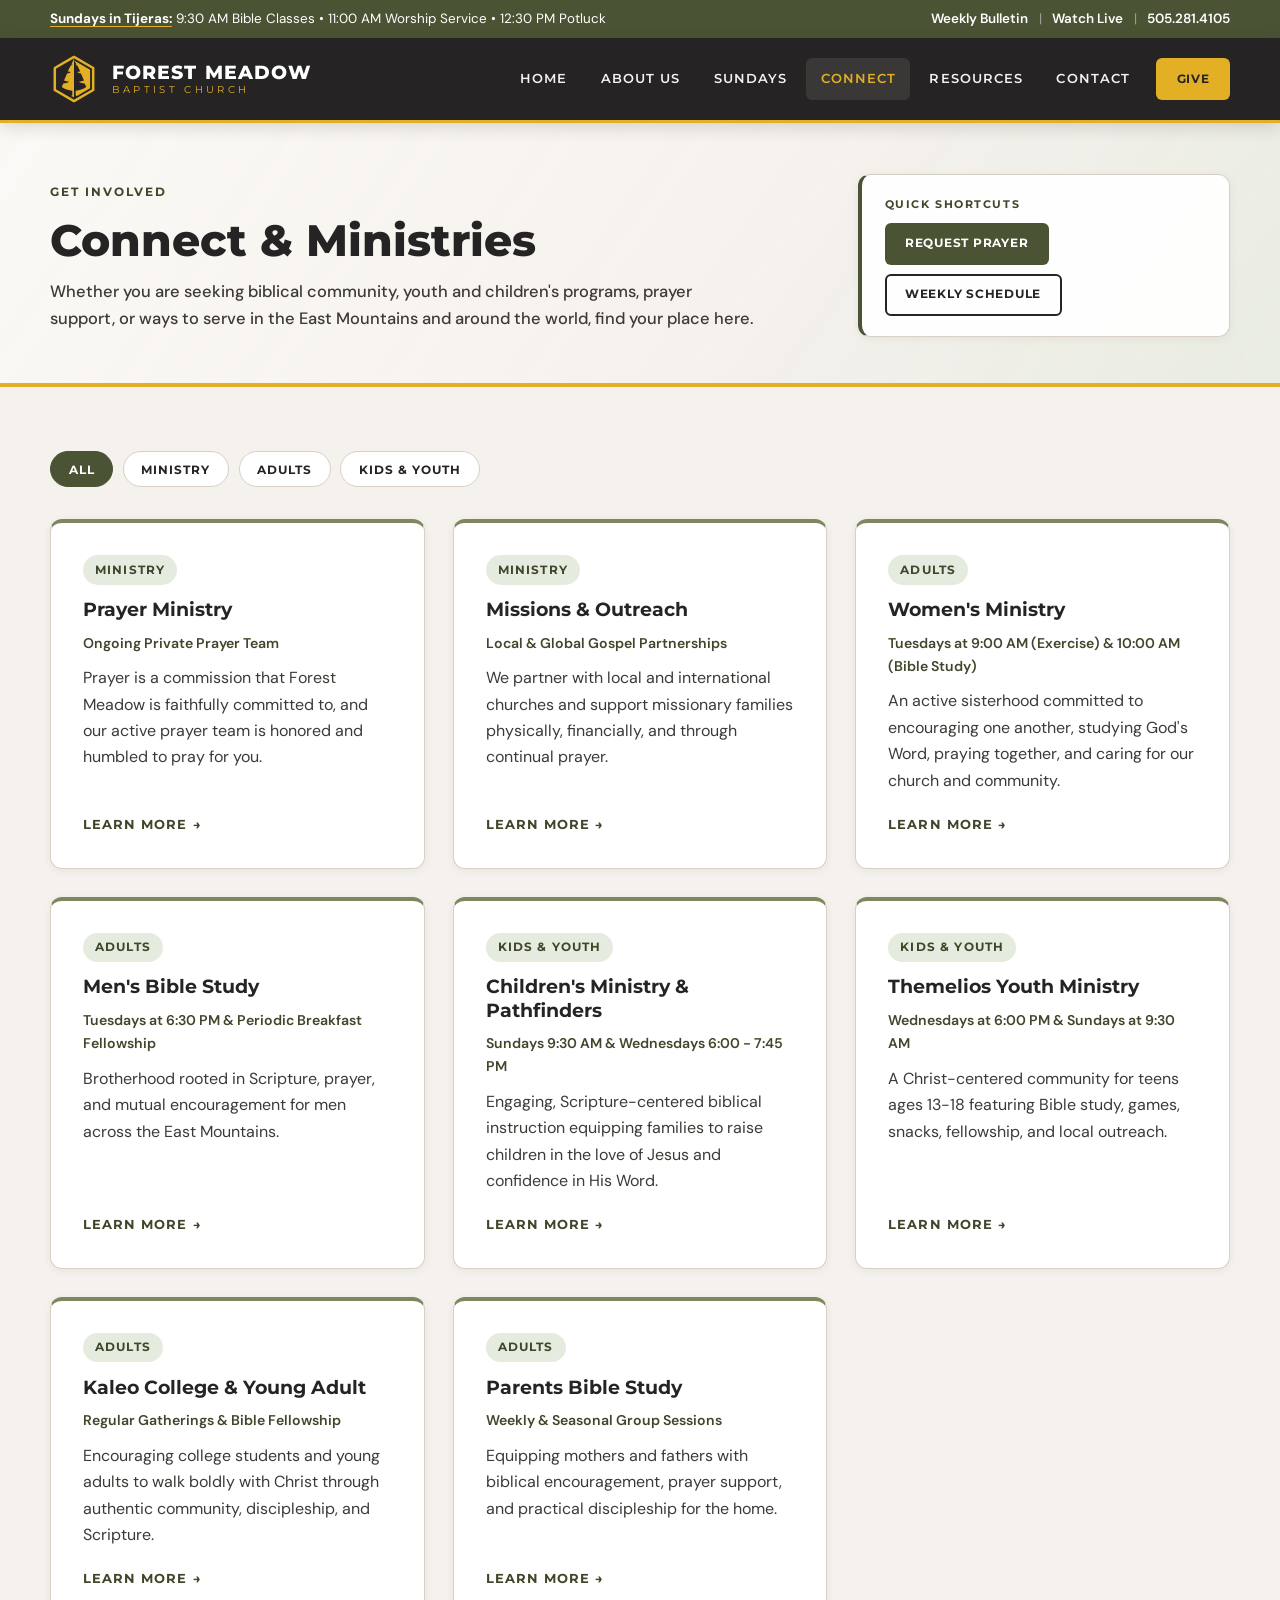
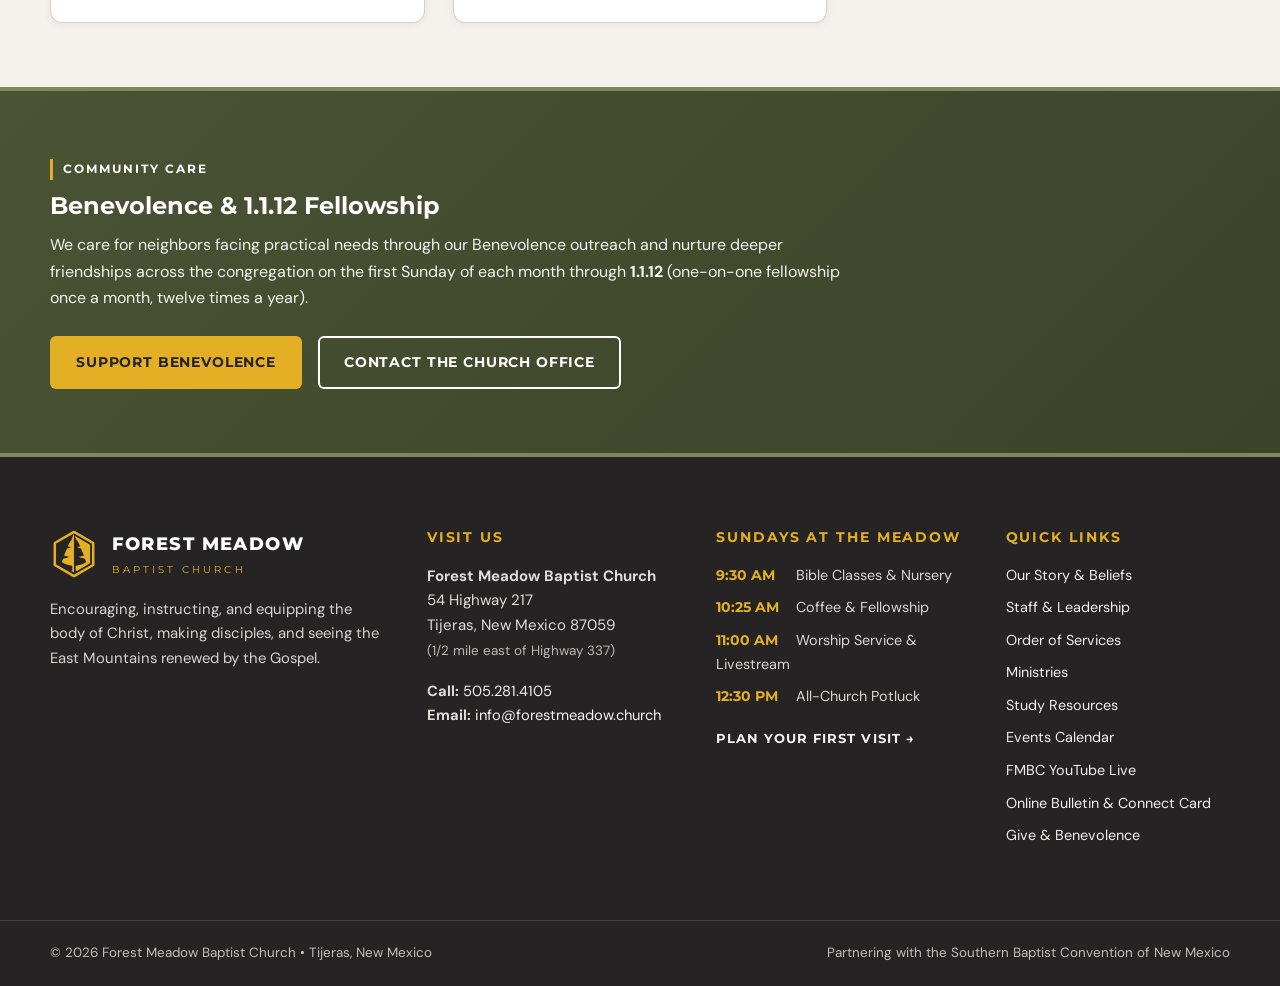
<file: connect.html>
<!DOCTYPE html>
<html lang="en">
    <head>
        <meta charset="UTF-8" />
        <meta name="viewport" content="width=device-width, initial-scale=1.0" />
        <meta
            name="description"
            content="Connect with ministries at Forest Meadow Baptist Church: Prayer, Missions, Women's, Men's, Pathfinders Kids, Themelios Youth, Kaleo College, and Parents Bible Study."
        />
        <title>Connect &amp; Ministries | Forest Meadow Baptist Church</title>
        <link
            rel="icon"
            type="image/svg+xml"
            href="data:image/svg+xml,%3Csvg xmlns='http://www.w3.org/2000/svg' viewBox='0 0 64 64'%3E%3Crect x='1' y='22' width='62' height='20' rx='3.5' fill='%23252323'/%3E%3Ctext x='9.5' y='36' text-anchor='middle' font-family='Montserrat,Arial,sans-serif' font-weight='800' font-size='10.5' fill='%23F5F1ED'%3EFM%3C/text%3E%3Ctext x='54.5' y='36' text-anchor='middle' font-family='Montserrat,Arial,sans-serif' font-weight='800' font-size='10.5' fill='%23F5F1ED'%3EBC%3C/text%3E%3Cpath d='M32 13 L48.5 22.5 L48.5 41.5 L32 51 L15.5 41.5 L15.5 22.5 Z' fill='%23F5F1ED' stroke='%23252323' stroke-width='2.6' stroke-linejoin='round'/%3E%3Cpath d='M32 16.5 L45.5 24.2 L45.5 39.8 L33.4 46.8 L33.4 42.5 C36.5 42.2 39.2 41.2 41 39.8 L39.6 36.8 C37.8 36.5 36.1 35.9 34.8 35.1 L38.2 33.8 L35.4 28.4 L37.6 27.6 L34.6 22.4 L35.8 22 L32 16.5 Z' fill='%237F875E'/%3E%3Cpath d='M32 16.5 L28.2 22 L29.4 22.4 L26.4 27.6 L28.6 28.4 L25.8 33.8 L29.2 35.1 C27.9 35.9 26.2 36.5 24.4 36.8 L23 39.8 C24.8 41.2 27.5 42.2 30.6 42.5 L30.6 46.8 L32 47.6 Z' fill='%23252323'/%3E%3C/svg%3E"
        />
        <link rel="preconnect" href="https://fonts.googleapis.com" />
        <link rel="preconnect" href="https://fonts.gstatic.com" crossorigin />
        <link
            href="https://fonts.googleapis.com/css2?family=DM+Sans:ital,opsz,wght@0,9..40,400;0,9..40,500;0,9..40,600;0,9..40,700;1,9..40,400&family=Lora:ital,wght@0,500;1,400;1,500&family=Montserrat:wght@300;400;600;700;800&display=swap"
            rel="stylesheet"
        />
        <link rel="stylesheet" href="styles.css" />
    </head>
    <body data-page="connect">
        <div id="site-header-mount"></div>

        <main id="main-content" tabindex="-1">
            <div id="connect-page-mount"></div>
        </main>

        <div id="site-footer-mount"></div>
        <script src="site.js"></script>
    </body>
</html>
</file>
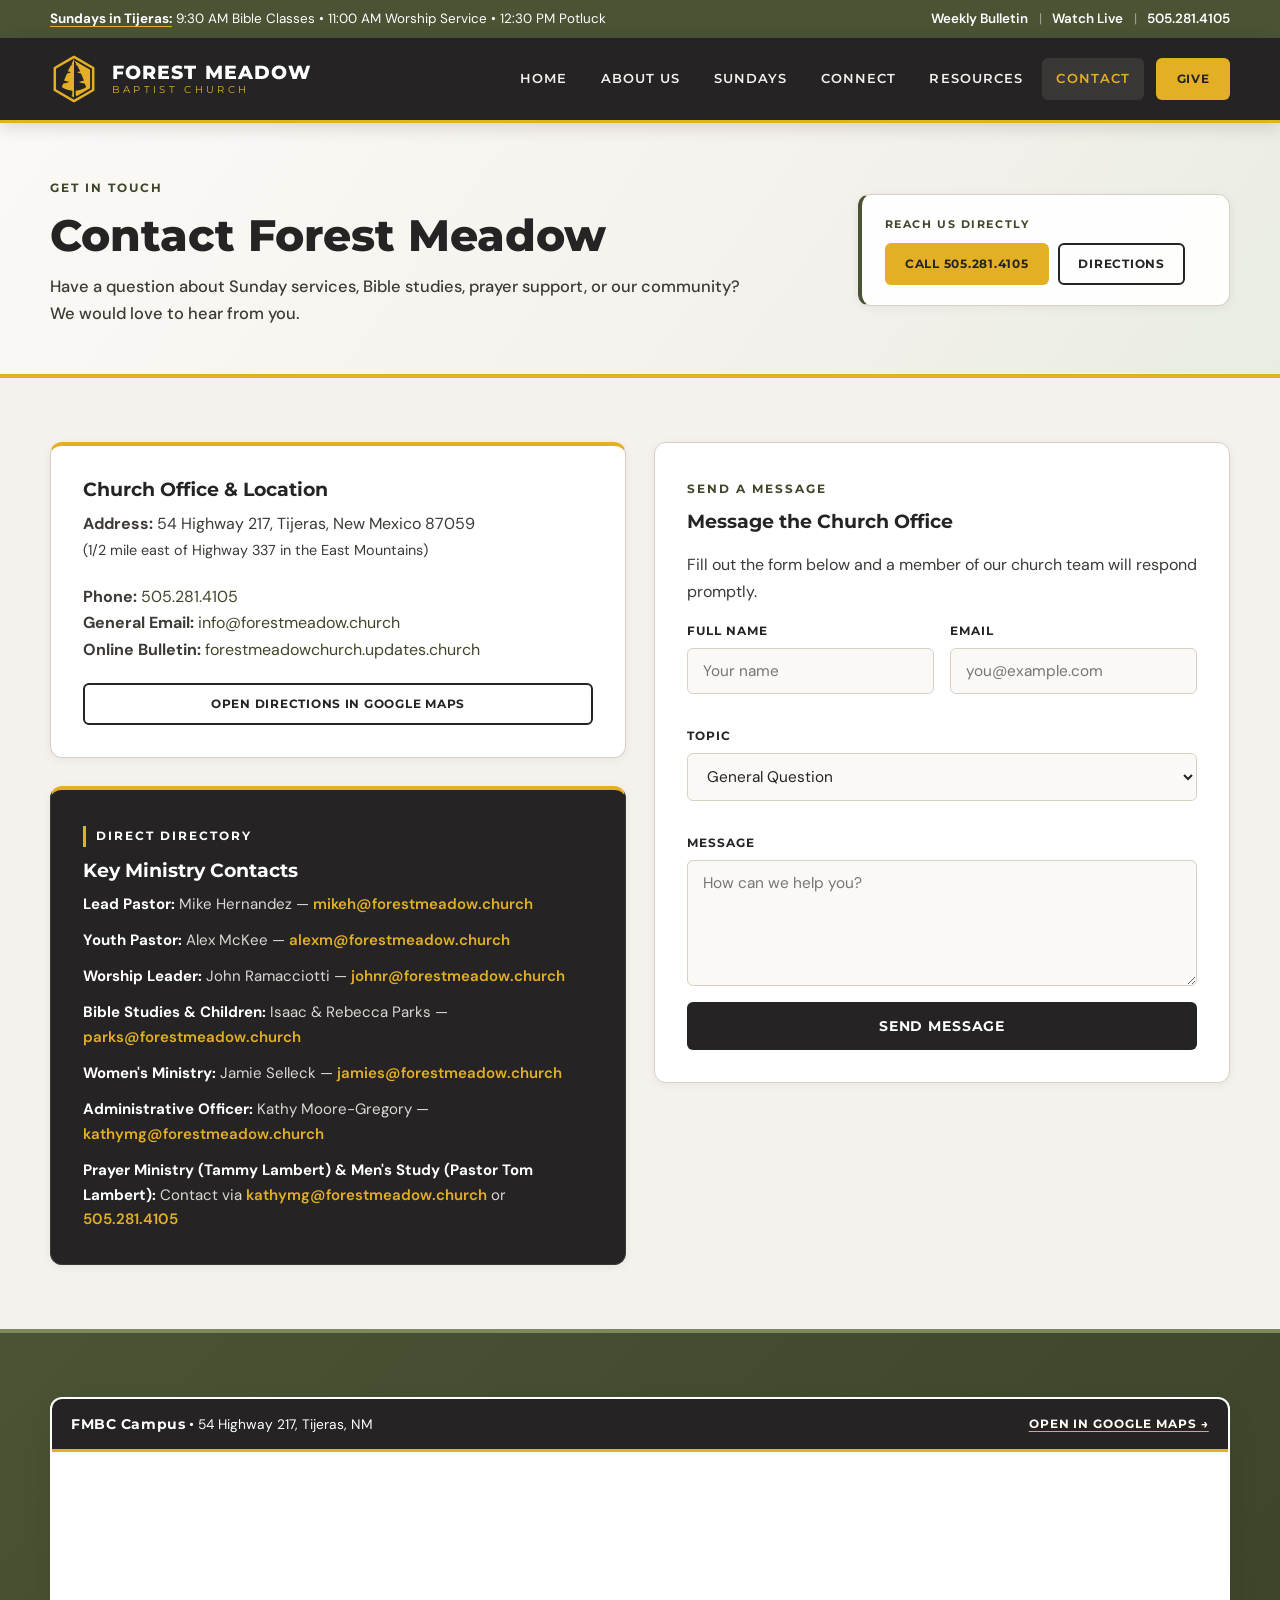
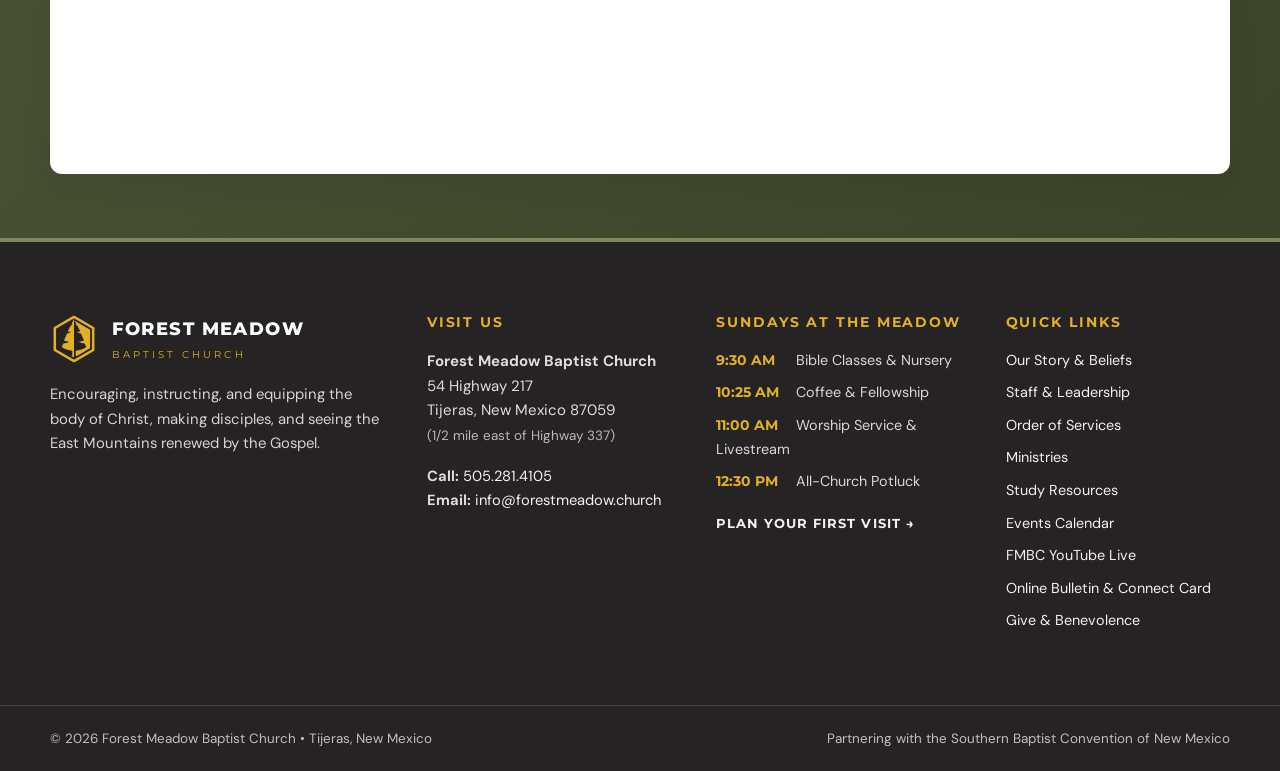
<file: contact.html>
<!DOCTYPE html>
<html lang="en">
    <head>
        <meta charset="UTF-8" />
        <meta name="viewport" content="width=device-width, initial-scale=1.0" />
        <meta
            name="description"
            content="Contact Forest Meadow Baptist Church at 54 Highway 217, Tijeras, NM 87059 or call 505.281.4105."
        />
        <title>Contact Us | Forest Meadow Baptist Church</title>
        <link
            rel="icon"
            type="image/svg+xml"
            href="data:image/svg+xml,%3Csvg xmlns='http://www.w3.org/2000/svg' viewBox='0 0 64 64'%3E%3Crect x='1' y='22' width='62' height='20' rx='3.5' fill='%23252323'/%3E%3Ctext x='9.5' y='36' text-anchor='middle' font-family='Montserrat,Arial,sans-serif' font-weight='800' font-size='10.5' fill='%23F5F1ED'%3EFM%3C/text%3E%3Ctext x='54.5' y='36' text-anchor='middle' font-family='Montserrat,Arial,sans-serif' font-weight='800' font-size='10.5' fill='%23F5F1ED'%3EBC%3C/text%3E%3Cpath d='M32 13 L48.5 22.5 L48.5 41.5 L32 51 L15.5 41.5 L15.5 22.5 Z' fill='%23F5F1ED' stroke='%23252323' stroke-width='2.6' stroke-linejoin='round'/%3E%3Cpath d='M32 16.5 L45.5 24.2 L45.5 39.8 L33.4 46.8 L33.4 42.5 C36.5 42.2 39.2 41.2 41 39.8 L39.6 36.8 C37.8 36.5 36.1 35.9 34.8 35.1 L38.2 33.8 L35.4 28.4 L37.6 27.6 L34.6 22.4 L35.8 22 L32 16.5 Z' fill='%237F875E'/%3E%3Cpath d='M32 16.5 L28.2 22 L29.4 22.4 L26.4 27.6 L28.6 28.4 L25.8 33.8 L29.2 35.1 C27.9 35.9 26.2 36.5 24.4 36.8 L23 39.8 C24.8 41.2 27.5 42.2 30.6 42.5 L30.6 46.8 L32 47.6 Z' fill='%23252323'/%3E%3C/svg%3E"
        />
        <link rel="preconnect" href="https://fonts.googleapis.com" />
        <link rel="preconnect" href="https://fonts.gstatic.com" crossorigin />
        <link
            href="https://fonts.googleapis.com/css2?family=DM+Sans:ital,opsz,wght@0,9..40,400;0,9..40,500;0,9..40,600;0,9..40,700;1,9..40,400&family=Lora:ital,wght@0,500;1,400;1,500&family=Montserrat:wght@300;400;600;700;800&display=swap"
            rel="stylesheet"
        />
        <link rel="stylesheet" href="styles.css" />
    </head>
    <body data-page="contact">
        <div id="site-header-mount"></div>

        <main id="main-content" tabindex="-1">
            <section class="page-banner">
                <div class="container page-banner__grid">
                    <div>
                        <span class="eyebrow">Get in Touch</span>
                        <h1>Contact Forest Meadow</h1>
                        <p>
                            Have a question about Sunday services, Bible
                            studies, prayer support, or our community? We would
                            love to hear from you.
                        </p>
                    </div>
                    <div class="banner-quick-panel">
                        <span class="banner-quick-panel__label"
                            >Reach Us Directly</span
                        >
                        <div class="banner-quick-links">
                            <a
                                class="btn btn--gold btn--sm"
                                href="tel:5052814105"
                                >Call 505.281.4105</a
                            >
                            <a
                                class="btn btn--outline-dark btn--sm"
                                href="https://www.google.com/maps/search/?api=1&query=Forest+Meadow+Baptist+Church+54+Highway+217+Tijeras+NM+87059"
                                target="_blank"
                                rel="noopener noreferrer"
                                >Directions</a
                            >
                        </div>
                    </div>
                </div>
            </section>

            <section class="section">
                <div class="container grid-2" style="align-items: start">
                    <div>
                        <div
                            class="card card--gold-top"
                            style="margin-bottom: 1.75rem"
                        >
                            <div>
                                <h3>Church Office &amp; Location</h3>
                                <p>
                                    <strong>Address:</strong> 54 Highway 217,
                                    Tijeras, New Mexico 87059<br />
                                    <span style="font-size: 0.9rem"
                                        >(1/2 mile east of Highway 337 in the
                                        East Mountains)</span
                                    >
                                </p>
                                <p>
                                    <strong>Phone:</strong>
                                    <a href="tel:5052814105">505.281.4105</a
                                    ><br />
                                    <strong>General Email:</strong>
                                    <a href="mailto:info@forestmeadow.church"
                                        >info@forestmeadow.church</a
                                    ><br />
                                    <strong>Online Bulletin:</strong>
                                    <a
                                        href="https://forestmeadowchurch.updates.church"
                                        target="_blank"
                                        rel="noopener noreferrer"
                                        >forestmeadowchurch.updates.church</a
                                    >
                                </p>
                            </div>
                            <a
                                class="btn btn--outline-dark btn--sm"
                                href="https://www.google.com/maps/search/?api=1&query=Forest+Meadow+Baptist+Church+54+Highway+217+Tijeras+NM+87059"
                                target="_blank"
                                rel="noopener noreferrer"
                                >Open Directions in Google Maps</a
                            >
                        </div>

                        <div class="card card--charcoal">
                            <div>
                                <span class="eyebrow eyebrow--light"
                                    >Direct Directory</span
                                >
                                <h3>Key Ministry Contacts</h3>
                                <ul
                                    style="
                                        list-style: none;
                                        padding: 0;
                                        margin: 0;
                                        display: grid;
                                        gap: 0.7rem;
                                        font-size: 0.94rem;
                                    "
                                >
                                    <li>
                                        <strong>Lead Pastor:</strong> Mike
                                        Hernandez &mdash;
                                        <a
                                            href="mailto:mikeh@forestmeadow.church"
                                            >mikeh@forestmeadow.church</a
                                        >
                                    </li>
                                    <li>
                                        <strong>Youth Pastor:</strong> Alex
                                        McKee &mdash;
                                        <a
                                            href="mailto:alexm@forestmeadow.church"
                                            >alexm@forestmeadow.church</a
                                        >
                                    </li>
                                    <li>
                                        <strong>Worship Leader:</strong> John
                                        Ramacciotti &mdash;
                                        <a
                                            href="mailto:johnr@forestmeadow.church"
                                            >johnr@forestmeadow.church</a
                                        >
                                    </li>
                                    <li>
                                        <strong
                                            >Bible Studies &amp;
                                            Children:</strong
                                        >
                                        Isaac &amp; Rebecca Parks &mdash;
                                        <a
                                            href="mailto:parks@forestmeadow.church"
                                            >parks@forestmeadow.church</a
                                        >
                                    </li>
                                    <li>
                                        <strong>Women's Ministry:</strong> Jamie
                                        Selleck &mdash;
                                        <a
                                            href="mailto:jamies@forestmeadow.church"
                                            >jamies@forestmeadow.church</a
                                        >
                                    </li>
                                    <li>
                                        <strong>Administrative Officer:</strong>
                                        Kathy Moore-Gregory &mdash;
                                        <a
                                            href="mailto:kathymg@forestmeadow.church"
                                            >kathymg@forestmeadow.church</a
                                        >
                                    </li>
                                    <li>
                                        <strong
                                            >Prayer Ministry (Tammy Lambert)
                                            &amp; Men's Study (Pastor Tom
                                            Lambert):</strong
                                        >
                                        Contact via
                                        <a
                                            href="mailto:kathymg@forestmeadow.church"
                                            >kathymg@forestmeadow.church</a
                                        >
                                        or
                                        <a href="tel:5052814105"
                                            >505.281.4105</a
                                        >
                                    </li>
                                </ul>
                            </div>
                        </div>
                    </div>

                    <div class="form-card">
                        <span class="eyebrow">Send a Message</span>
                        <h3>Message the Church Office</h3>
                        <p style="color: var(--text-muted)">
                            Fill out the form below and a member of our church
                            team will respond promptly.
                        </p>
                        <form id="contact-form">
                            <div class="form-grid">
                                <div class="form-group">
                                    <label for="contact-name">Full Name</label>
                                    <input
                                        id="contact-name"
                                        type="text"
                                        required
                                        placeholder="Your name"
                                    />
                                </div>
                                <div class="form-group">
                                    <label for="contact-email">Email</label>
                                    <input
                                        id="contact-email"
                                        type="email"
                                        required
                                        placeholder="you@example.com"
                                    />
                                </div>
                                <div class="form-group form-group--full">
                                    <label for="contact-topic">Topic</label>
                                    <select id="contact-topic">
                                        <option>General Question</option>
                                        <option>Visiting This Sunday</option>
                                        <option>
                                            Bible Studies &amp; Ministries
                                        </option>
                                        <option>Pathfinders / Youth</option>
                                        <option>Prayer Request</option>
                                        <option>Benevolence Assistance</option>
                                        <option>Missions &amp; Outreach</option>
                                    </select>
                                </div>
                                <div class="form-group form-group--full">
                                    <label for="contact-msg">Message</label>
                                    <textarea
                                        id="contact-msg"
                                        rows="5"
                                        required
                                        placeholder="How can we help you?"
                                    ></textarea>
                                </div>
                            </div>
                            <button
                                class="btn btn--charcoal btn--block"
                                type="submit"
                            >
                                Send Message
                            </button>
                        </form>
                    </div>
                </div>
            </section>

            <section class="section section--sage">
                <div class="container">
                    <div class="map-card">
                        <div class="map-card__bar">
                            <span
                                ><strong>FMBC Campus</strong> &bull; 54 Highway
                                217, Tijeras, NM</span
                            >
                            <a
                                href="https://www.google.com/maps/search/?api=1&query=Forest+Meadow+Baptist+Church+54+Highway+217+Tijeras+NM+87059"
                                target="_blank"
                                rel="noopener noreferrer"
                                >Open in Google Maps &rarr;</a
                            >
                        </div>
                        <iframe
                            title="Map showing Forest Meadow Baptist Church at 54 Highway 217, Tijeras, NM 87059"
                            loading="lazy"
                            referrerpolicy="no-referrer-when-downgrade"
                            src="https://maps.google.com/maps?q=Forest+Meadow+Baptist+Church+54+Highway+217+Tijeras+NM+87059&t=&z=13&ie=UTF8&iwloc=&output=embed"
                        ></iframe>
                    </div>
                </div>
            </section>
        </main>

        <div id="site-footer-mount"></div>
        <script src="site.js"></script>
    </body>
</html>
</file>
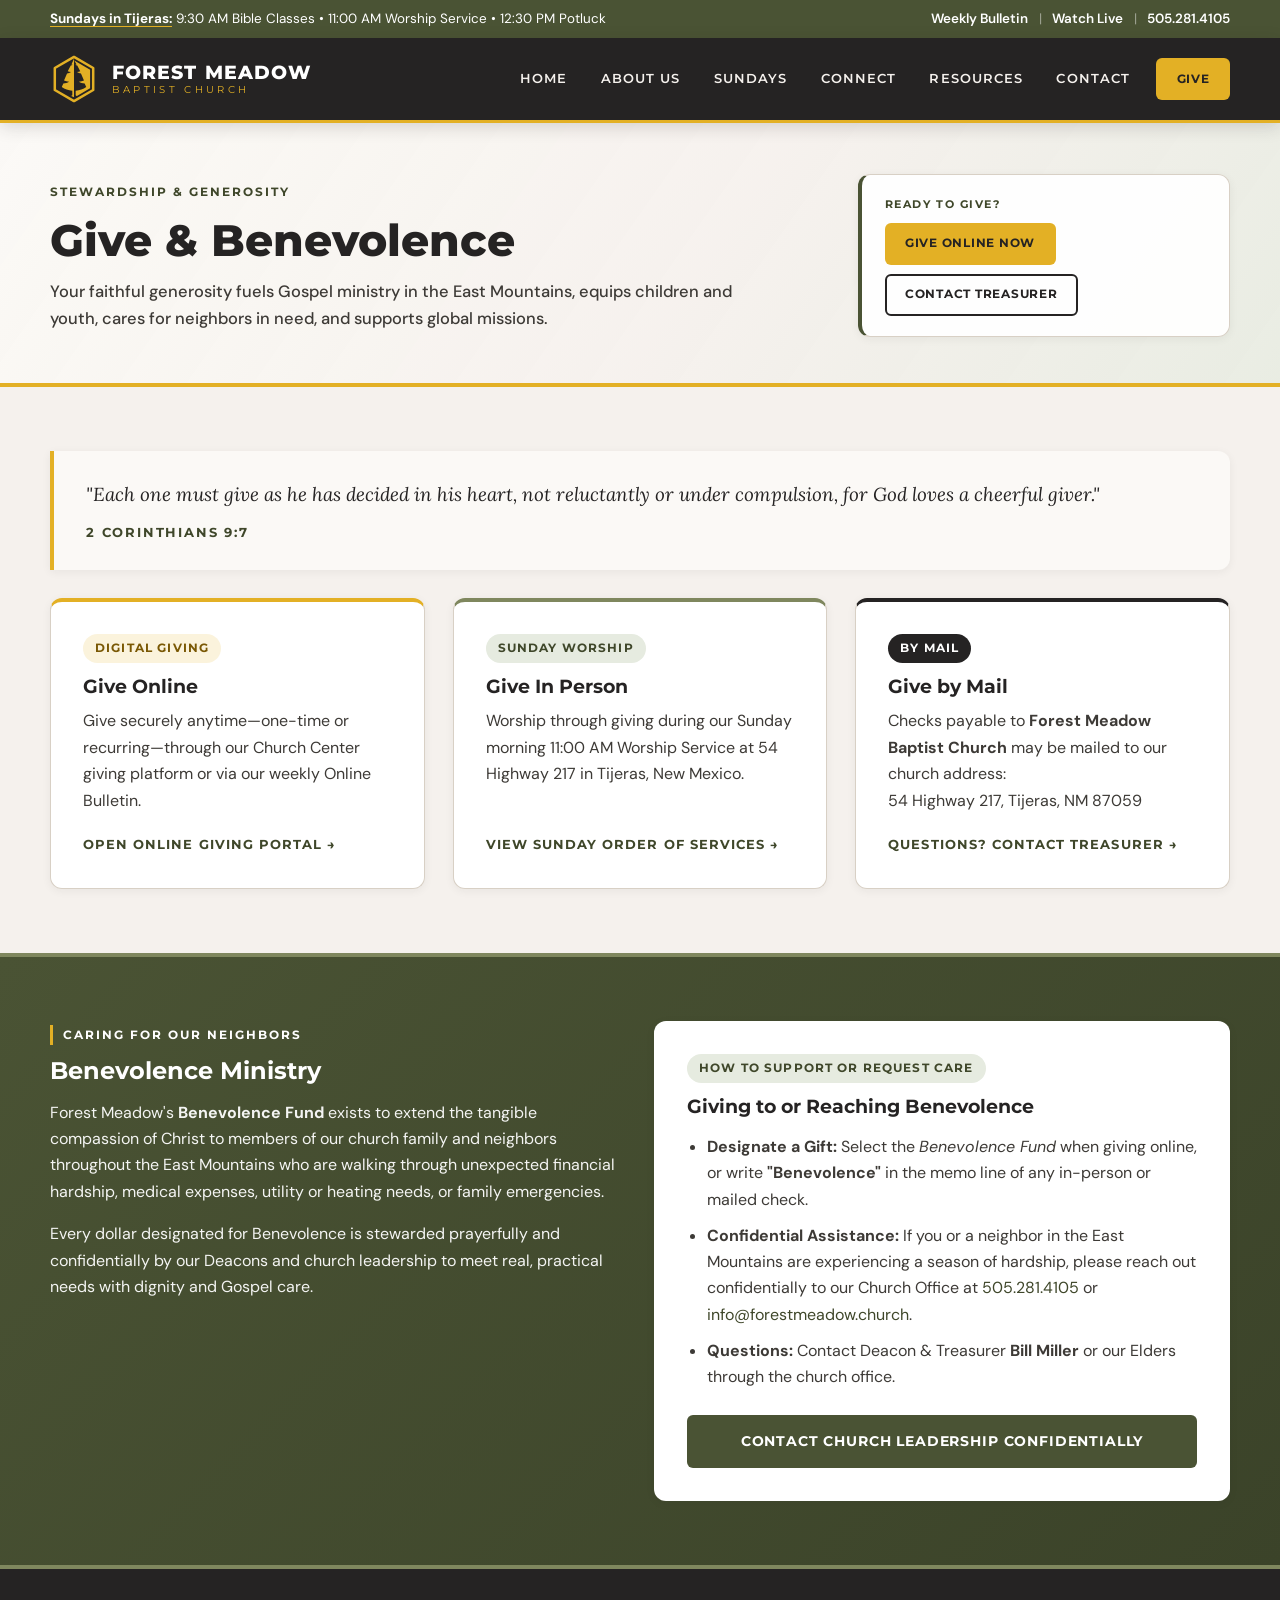
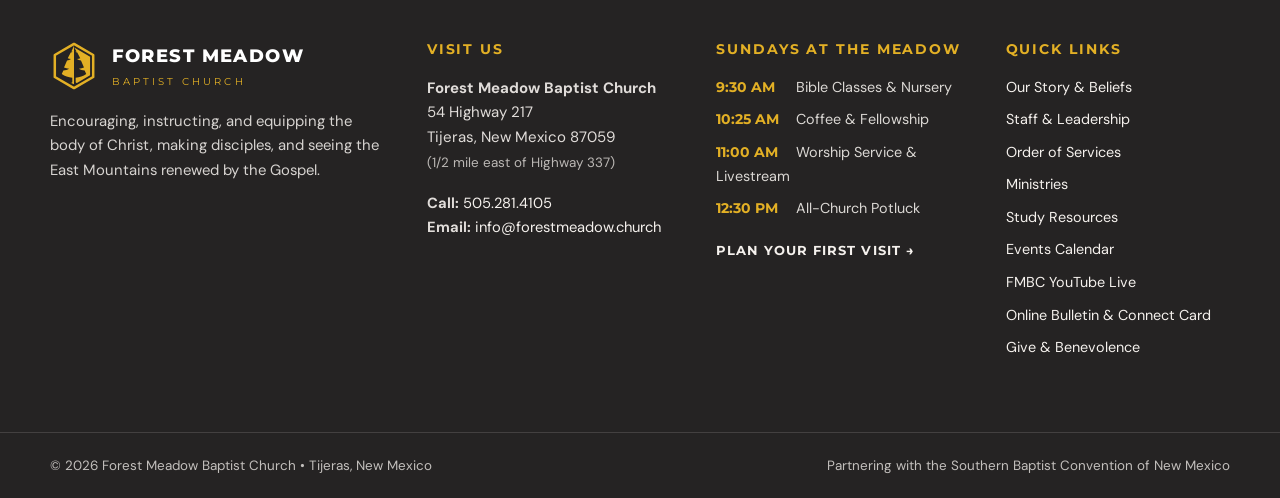
<file: give.html>
<!DOCTYPE html>
<html lang="en">
    <head>
        <meta charset="UTF-8" />
        <meta name="viewport" content="width=device-width, initial-scale=1.0" />
        <meta
            name="description"
            content="Support Gospel ministry, global missions, and the East Mountains Benevolence Fund at Forest Meadow Baptist Church."
        />
        <title>Give &amp; Benevolence | Forest Meadow Baptist Church</title>
        <link
            rel="icon"
            type="image/svg+xml"
            href="data:image/svg+xml,%3Csvg xmlns='http://www.w3.org/2000/svg' viewBox='0 0 64 64'%3E%3Crect x='1' y='22' width='62' height='20' rx='3.5' fill='%23252323'/%3E%3Ctext x='9.5' y='36' text-anchor='middle' font-family='Montserrat,Arial,sans-serif' font-weight='800' font-size='10.5' fill='%23F5F1ED'%3EFM%3C/text%3E%3Ctext x='54.5' y='36' text-anchor='middle' font-family='Montserrat,Arial,sans-serif' font-weight='800' font-size='10.5' fill='%23F5F1ED'%3EBC%3C/text%3E%3Cpath d='M32 13 L48.5 22.5 L48.5 41.5 L32 51 L15.5 41.5 L15.5 22.5 Z' fill='%23F5F1ED' stroke='%23252323' stroke-width='2.6' stroke-linejoin='round'/%3E%3Cpath d='M32 16.5 L45.5 24.2 L45.5 39.8 L33.4 46.8 L33.4 42.5 C36.5 42.2 39.2 41.2 41 39.8 L39.6 36.8 C37.8 36.5 36.1 35.9 34.8 35.1 L38.2 33.8 L35.4 28.4 L37.6 27.6 L34.6 22.4 L35.8 22 L32 16.5 Z' fill='%237F875E'/%3E%3Cpath d='M32 16.5 L28.2 22 L29.4 22.4 L26.4 27.6 L28.6 28.4 L25.8 33.8 L29.2 35.1 C27.9 35.9 26.2 36.5 24.4 36.8 L23 39.8 C24.8 41.2 27.5 42.2 30.6 42.5 L30.6 46.8 L32 47.6 Z' fill='%23252323'/%3E%3C/svg%3E"
        />
        <link rel="preconnect" href="https://fonts.googleapis.com" />
        <link rel="preconnect" href="https://fonts.gstatic.com" crossorigin />
        <link
            href="https://fonts.googleapis.com/css2?family=DM+Sans:ital,opsz,wght@0,9..40,400;0,9..40,500;0,9..40,600;0,9..40,700;1,9..40,400&family=Lora:ital,wght@0,500;1,400;1,500&family=Montserrat:wght@300;400;600;700;800&display=swap"
            rel="stylesheet"
        />
        <link rel="stylesheet" href="styles.css" />
    </head>
    <body data-page="give">
        <div id="site-header-mount"></div>

        <main id="main-content" tabindex="-1">
            <section class="page-banner">
                <div class="container page-banner__grid">
                    <div>
                        <span class="eyebrow"
                            >Stewardship &amp; Generosity</span
                        >
                        <h1>Give &amp; Benevolence</h1>
                        <p>
                            Your faithful generosity fuels Gospel ministry in
                            the East Mountains, equips children and youth, cares
                            for neighbors in need, and supports global missions.
                        </p>
                    </div>
                    <div class="banner-quick-panel">
                        <span class="banner-quick-panel__label"
                            >Ready to Give?</span
                        >
                        <div class="banner-quick-links">
                            <a
                                class="btn btn--gold btn--sm"
                                href="https://forestmeadowchurch.updates.church"
                                target="_blank"
                                rel="noopener noreferrer"
                                >Give Online Now</a
                            >
                            <a
                                class="btn btn--outline-dark btn--sm"
                                href="contact.html"
                                >Contact Treasurer</a
                            >
                        </div>
                    </div>
                </div>
            </section>

            <section class="section">
                <div class="container">
                    <blockquote class="scripture-quote" style="margin-top: 0">
                        "Each one must give as he has decided in his heart, not
                        reluctantly or under compulsion, for God loves a
                        cheerful giver."
                        <cite>2 Corinthians 9:7</cite>
                    </blockquote>

                    <div class="grid-3">
                        <a
                            class="card card--clickable card--gold-top"
                            href="https://forestmeadowchurch.updates.church"
                            target="_blank"
                            rel="noopener noreferrer"
                        >
                            <div>
                                <span
                                    class="pill pill--gold"
                                    style="margin-bottom: 0.75rem"
                                    >Digital Giving</span
                                >
                                <h3>Give Online</h3>
                                <p>
                                    Give securely anytime—one-time or
                                    recurring—through our Church Center giving
                                    platform or via our weekly Online Bulletin.
                                </p>
                            </div>
                            <span class="card-link"
                                >Open Online Giving Portal &rarr;</span
                            >
                        </a>

                        <a
                            class="card card--clickable card--accent-top"
                            href="order-of-services.html"
                        >
                            <div>
                                <span
                                    class="pill"
                                    style="margin-bottom: 0.75rem"
                                    >Sunday Worship</span
                                >
                                <h3>Give In Person</h3>
                                <p>
                                    Worship through giving during our Sunday
                                    morning 11:00 AM Worship Service at 54
                                    Highway 217 in Tijeras, New Mexico.
                                </p>
                            </div>
                            <span class="card-link"
                                >View Sunday Order of Services &rarr;</span
                            >
                        </a>

                        <a
                            class="card card--clickable card--charcoal-top"
                            href="contact.html"
                        >
                            <div>
                                <span
                                    class="pill pill--charcoal"
                                    style="margin-bottom: 0.75rem"
                                    >By Mail</span
                                >
                                <h3>Give by Mail</h3>
                                <p>
                                    Checks payable to
                                    <strong
                                        >Forest Meadow Baptist Church</strong
                                    >
                                    may be mailed to our church address:<br />
                                    54 Highway 217, Tijeras, NM 87059
                                </p>
                            </div>
                            <span class="card-link"
                                >Questions? Contact Treasurer &rarr;</span
                            >
                        </a>
                    </div>
                </div>
            </section>

            <section class="section section--sage">
                <div class="container grid-2" style="align-items: start">
                    <div>
                        <span class="eyebrow eyebrow--light"
                            >Caring for Our Neighbors</span
                        >
                        <h2 style="margin-bottom: 0.85rem">
                            Benevolence Ministry
                        </h2>
                        <p>
                            Forest Meadow's
                            <strong>Benevolence Fund</strong> exists to extend
                            the tangible compassion of Christ to members of our
                            church family and neighbors throughout the East
                            Mountains who are walking through unexpected
                            financial hardship, medical expenses, utility or
                            heating needs, or family emergencies.
                        </p>
                        <p style="margin-bottom: 0">
                            Every dollar designated for Benevolence is stewarded
                            prayerfully and confidentially by our Deacons and
                            church leadership to meet real, practical needs with
                            dignity and Gospel care.
                        </p>
                    </div>

                    <div class="card">
                        <div>
                            <span class="pill"
                                >How to Support or Request Care</span
                            >
                            <h3 style="margin-top: 0.75rem">
                                Giving to or Reaching Benevolence
                            </h3>
                            <ul
                                style="
                                    color: var(--text-muted);
                                    display: grid;
                                    gap: 0.6rem;
                                    margin-bottom: 1.5rem;
                                "
                            >
                                <li>
                                    <strong>Designate a Gift:</strong> Select
                                    the <em>Benevolence Fund</em> when giving
                                    online, or write
                                    <strong>"Benevolence"</strong> in the memo
                                    line of any in-person or mailed check.
                                </li>
                                <li>
                                    <strong>Confidential Assistance:</strong> If
                                    you or a neighbor in the East Mountains are
                                    experiencing a season of hardship, please
                                    reach out confidentially to our Church
                                    Office at
                                    <a href="tel:5052814105">505.281.4105</a> or
                                    <a href="mailto:info@forestmeadow.church"
                                        >info@forestmeadow.church</a
                                    >.
                                </li>
                                <li>
                                    <strong>Questions:</strong> Contact Deacon
                                    &amp; Treasurer
                                    <strong>Bill Miller</strong> or our Elders
                                    through the church office.
                                </li>
                            </ul>
                        </div>
                        <a class="btn btn--sage btn--block" href="contact.html"
                            >Contact Church Leadership Confidentially</a
                        >
                    </div>
                </div>
            </section>
        </main>

        <div id="site-footer-mount"></div>
        <script src="site.js"></script>
    </body>
</html>
</file>
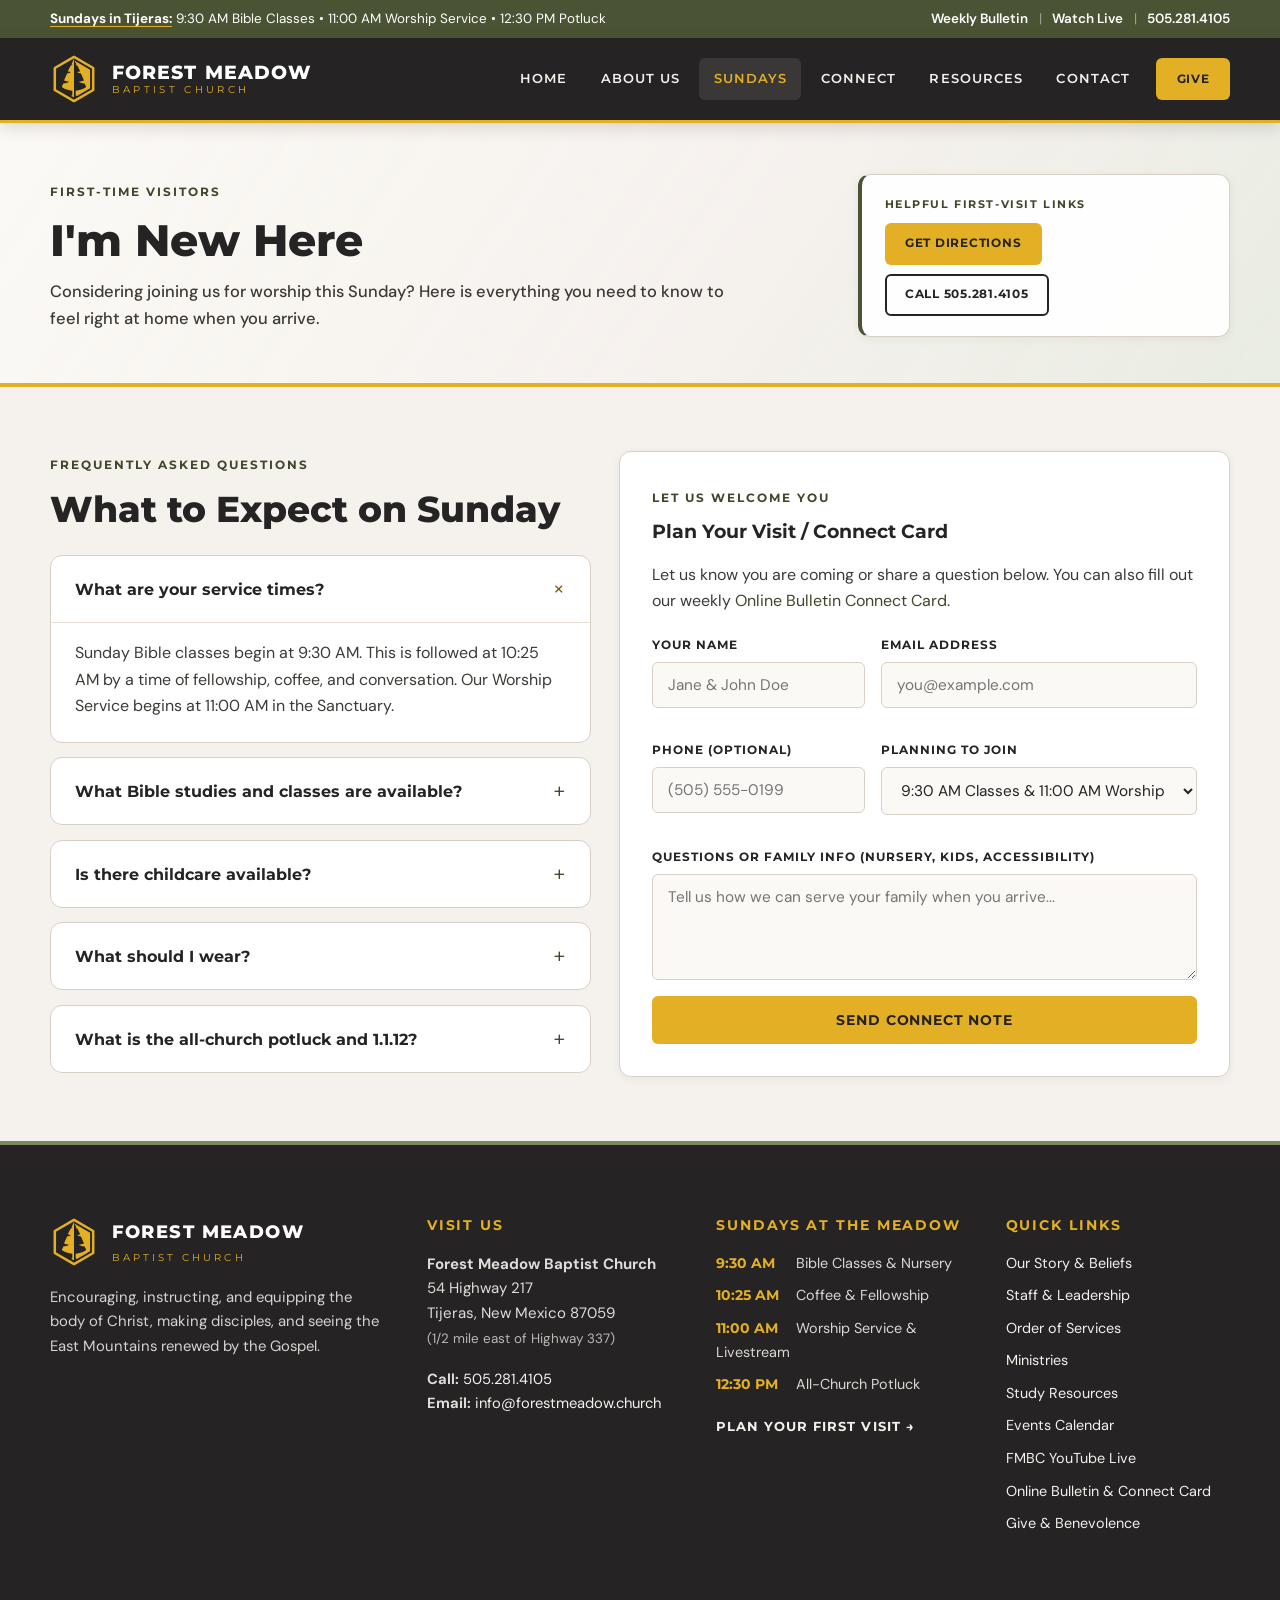
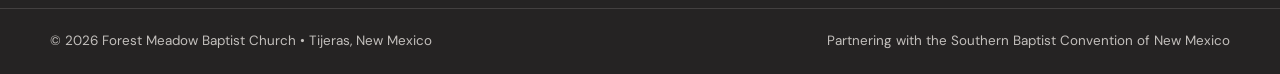
<file: im-new.html>
<!DOCTYPE html>
<html lang="en">
    <head>
        <meta charset="UTF-8" />
        <meta name="viewport" content="width=device-width, initial-scale=1.0" />
        <meta
            name="description"
            content="New to Forest Meadow Baptist Church in Tijeras, NM? Find answers on service times, childcare, what to wear, our Sunday potluck, and plan your visit."
        />
        <title>I'm New | Forest Meadow Baptist Church</title>
        <link
            rel="icon"
            type="image/svg+xml"
            href="data:image/svg+xml,%3Csvg xmlns='http://www.w3.org/2000/svg' viewBox='0 0 64 64'%3E%3Crect x='1' y='22' width='62' height='20' rx='3.5' fill='%23252323'/%3E%3Ctext x='9.5' y='36' text-anchor='middle' font-family='Montserrat,Arial,sans-serif' font-weight='800' font-size='10.5' fill='%23F5F1ED'%3EFM%3C/text%3E%3Ctext x='54.5' y='36' text-anchor='middle' font-family='Montserrat,Arial,sans-serif' font-weight='800' font-size='10.5' fill='%23F5F1ED'%3EBC%3C/text%3E%3Cpath d='M32 13 L48.5 22.5 L48.5 41.5 L32 51 L15.5 41.5 L15.5 22.5 Z' fill='%23F5F1ED' stroke='%23252323' stroke-width='2.6' stroke-linejoin='round'/%3E%3Cpath d='M32 16.5 L45.5 24.2 L45.5 39.8 L33.4 46.8 L33.4 42.5 C36.5 42.2 39.2 41.2 41 39.8 L39.6 36.8 C37.8 36.5 36.1 35.9 34.8 35.1 L38.2 33.8 L35.4 28.4 L37.6 27.6 L34.6 22.4 L35.8 22 L32 16.5 Z' fill='%237F875E'/%3E%3Cpath d='M32 16.5 L28.2 22 L29.4 22.4 L26.4 27.6 L28.6 28.4 L25.8 33.8 L29.2 35.1 C27.9 35.9 26.2 36.5 24.4 36.8 L23 39.8 C24.8 41.2 27.5 42.2 30.6 42.5 L30.6 46.8 L32 47.6 Z' fill='%23252323'/%3E%3C/svg%3E"
        />
        <link rel="preconnect" href="https://fonts.googleapis.com" />
        <link rel="preconnect" href="https://fonts.gstatic.com" crossorigin />
        <link
            href="https://fonts.googleapis.com/css2?family=DM+Sans:ital,opsz,wght@0,9..40,400;0,9..40,500;0,9..40,600;0,9..40,700;1,9..40,400&family=Lora:ital,wght@0,500;1,400;1,500&family=Montserrat:wght@300;400;600;700;800&display=swap"
            rel="stylesheet"
        />
        <link rel="stylesheet" href="styles.css" />
    </head>
    <body data-page="sundays">
        <div id="site-header-mount"></div>

        <main id="main-content" tabindex="-1">
            <section class="page-banner">
                <div class="container page-banner__grid">
                    <div>
                        <span class="eyebrow">First-Time Visitors</span>
                        <h1>I'm New Here</h1>
                        <p>
                            Considering joining us for worship this Sunday? Here
                            is everything you need to know to feel right at home
                            when you arrive.
                        </p>
                    </div>
                    <div class="banner-quick-panel">
                        <span class="banner-quick-panel__label"
                            >Helpful First-Visit Links</span
                        >
                        <div class="banner-quick-links">
                            <a
                                class="btn btn--gold btn--sm"
                                href="https://www.google.com/maps/search/?api=1&query=Forest+Meadow+Baptist+Church+54+Highway+217+Tijeras+NM+87059"
                                target="_blank"
                                rel="noopener noreferrer"
                                >Get Directions</a
                            >
                            <a
                                class="btn btn--outline-dark btn--sm"
                                href="tel:5052814105"
                                >Call 505.281.4105</a
                            >
                        </div>
                    </div>
                </div>
            </section>

            <section class="section">
                <div class="container grid-2" style="align-items: start">
                    <div>
                        <div
                            class="section-header"
                            style="margin-bottom: 1.5rem"
                        >
                            <span class="eyebrow"
                                >Frequently Asked Questions</span
                            >
                            <h2>What to Expect on Sunday</h2>
                        </div>
                        <div class="accordion" id="faq-accordion">
                            <div class="accordion-item is-open">
                                <button
                                    class="accordion-trigger"
                                    type="button"
                                    aria-expanded="true"
                                >
                                    <span>What are your service times?</span>
                                    <span
                                        class="accordion-icon"
                                        aria-hidden="true"
                                        >+</span
                                    >
                                </button>
                                <div class="accordion-panel">
                                    <p style="margin-bottom: 0">
                                        Sunday Bible classes begin at 9:30 AM.
                                        This is followed at 10:25 AM by a time
                                        of fellowship, coffee, and conversation.
                                        Our Worship Service begins at 11:00 AM
                                        in the Sanctuary.
                                    </p>
                                </div>
                            </div>

                            <div class="accordion-item">
                                <button
                                    class="accordion-trigger"
                                    type="button"
                                    aria-expanded="false"
                                >
                                    <span
                                        >What Bible studies and classes are
                                        available?</span
                                    >
                                    <span
                                        class="accordion-icon"
                                        aria-hidden="true"
                                        >+</span
                                    >
                                </button>
                                <div class="accordion-panel">
                                    <p style="margin-bottom: 0">
                                        We offer an array of Bible classes for
                                        children, youth, and adults—some meeting
                                        on Sunday mornings at 9:30 AM and others
                                        throughout the week (Tuesday Ladies
                                        &amp; Men's studies, Wednesday
                                        Pathfinders &amp; Themelios Youth, Kaleo
                                        College, and Parents Bible Study). For
                                        details, please contact Bible Study
                                        Coordinator Isaac Parks at
                                        <a
                                            href="mailto:parks@forestmeadow.church"
                                            >parks@forestmeadow.church</a
                                        >.
                                    </p>
                                </div>
                            </div>

                            <div class="accordion-item">
                                <button
                                    class="accordion-trigger"
                                    type="button"
                                    aria-expanded="false"
                                >
                                    <span>Is there childcare available?</span>
                                    <span
                                        class="accordion-icon"
                                        aria-hidden="true"
                                        >+</span
                                    >
                                </button>
                                <div class="accordion-panel">
                                    <p style="margin-bottom: 0">
                                        Nursery care is available for children
                                        0-3 years old from 9:30-10:30 AM during
                                        our Sunday morning Bible classes,
                                        alongside classes for older children,
                                        teens, and adults. If this is your first
                                        time joining us, feel free to arrive
                                        5-10 minutes early to meet teachers and
                                        locate classrooms. Please note: there is
                                        no nursery care or children's church
                                        during the 11:00 AM worship service, as
                                        we encourage families to worship and
                                        learn together. Because we know
                                        transitions can be tough for little
                                        ones, we always stream the service live
                                        into both the Youth Room and Nursery for
                                        nursing mothers and restless children.
                                    </p>
                                </div>
                            </div>

                            <div class="accordion-item">
                                <button
                                    class="accordion-trigger"
                                    type="button"
                                    aria-expanded="false"
                                >
                                    <span>What should I wear?</span>
                                    <span
                                        class="accordion-icon"
                                        aria-hidden="true"
                                        >+</span
                                    >
                                </button>
                                <div class="accordion-panel">
                                    <p style="margin-bottom: 0">
                                        FMBC is a mountain church located in a
                                        rural area, and our members come from
                                        all walks of life. You will see a wide
                                        range of attire from slacks and dress
                                        shirts to jeans and work boots. Please
                                        wear whatever is comfortable and
                                        appropriate for you and the mountain
                                        weather.
                                    </p>
                                </div>
                            </div>

                            <div class="accordion-item">
                                <button
                                    class="accordion-trigger"
                                    type="button"
                                    aria-expanded="false"
                                >
                                    <span
                                        >What is the all-church potluck and
                                        1.1.12?</span
                                    >
                                    <span
                                        class="accordion-icon"
                                        aria-hidden="true"
                                        >+</span
                                    >
                                </button>
                                <div class="accordion-panel">
                                    <p style="margin-bottom: 0">
                                        Our potluck lunch is open to
                                        everyone—visitors and members alike! We
                                        host lunch nearly every Sunday at 12:30
                                        PM immediately following worship
                                        (outdoors on the lawn or in the
                                        Fellowship Hall depending on weather),
                                        except on the first Sunday of the month
                                        when our focus is 1.1.12: a ministry of
                                        1-on-1 relationship building once a
                                        month, twelve times a year. Please join
                                        us—we would love to share a meal and get
                                        to know you.
                                    </p>
                                </div>
                            </div>
                        </div>
                    </div>

                    <div class="form-card">
                        <span class="eyebrow">Let Us Welcome You</span>
                        <h3>Plan Your Visit / Connect Card</h3>
                        <p
                            style="
                                color: var(--text-muted);
                                margin-bottom: 1.25rem;
                            "
                        >
                            Let us know you are coming or share a question
                            below. You can also fill out our weekly
                            <a
                                href="https://forestmeadowchurch.updates.church"
                                target="_blank"
                                rel="noopener noreferrer"
                                >Online Bulletin Connect Card</a
                            >.
                        </p>
                        <form id="visit-form">
                            <div class="form-grid">
                                <div class="form-group">
                                    <label for="visit-name">Your Name</label>
                                    <input
                                        id="visit-name"
                                        name="name"
                                        type="text"
                                        required
                                        placeholder="Jane & John Doe"
                                    />
                                </div>
                                <div class="form-group">
                                    <label for="visit-email"
                                        >Email Address</label
                                    >
                                    <input
                                        id="visit-email"
                                        name="email"
                                        type="email"
                                        required
                                        placeholder="you@example.com"
                                    />
                                </div>
                                <div class="form-group">
                                    <label for="visit-phone"
                                        >Phone (Optional)</label
                                    >
                                    <input
                                        id="visit-phone"
                                        name="phone"
                                        type="tel"
                                        placeholder="(505) 555-0199"
                                    />
                                </div>
                                <div class="form-group">
                                    <label for="visit-service"
                                        >Planning to Join</label
                                    >
                                    <select id="visit-service" name="service">
                                        <option>
                                            9:30 AM Classes &amp; 11:00 AM
                                            Worship
                                        </option>
                                        <option>
                                            11:00 AM Worship Service
                                        </option>
                                        <option>
                                            Wednesday Pathfinders / Youth
                                        </option>
                                        <option>Just Have a Question</option>
                                    </select>
                                </div>
                                <div class="form-group form-group--full">
                                    <label for="visit-notes"
                                        >Questions or Family Info (Nursery,
                                        Kids, Accessibility)</label
                                    >
                                    <textarea
                                        id="visit-notes"
                                        name="notes"
                                        rows="4"
                                        placeholder="Tell us how we can serve your family when you arrive..."
                                    ></textarea>
                                </div>
                            </div>
                            <button
                                class="btn btn--gold btn--block"
                                type="submit"
                            >
                                Send Connect Note
                            </button>
                        </form>
                    </div>
                </div>
            </section>
        </main>

        <div id="site-footer-mount"></div>
        <script src="site.js"></script>
    </body>
</html>
</file>
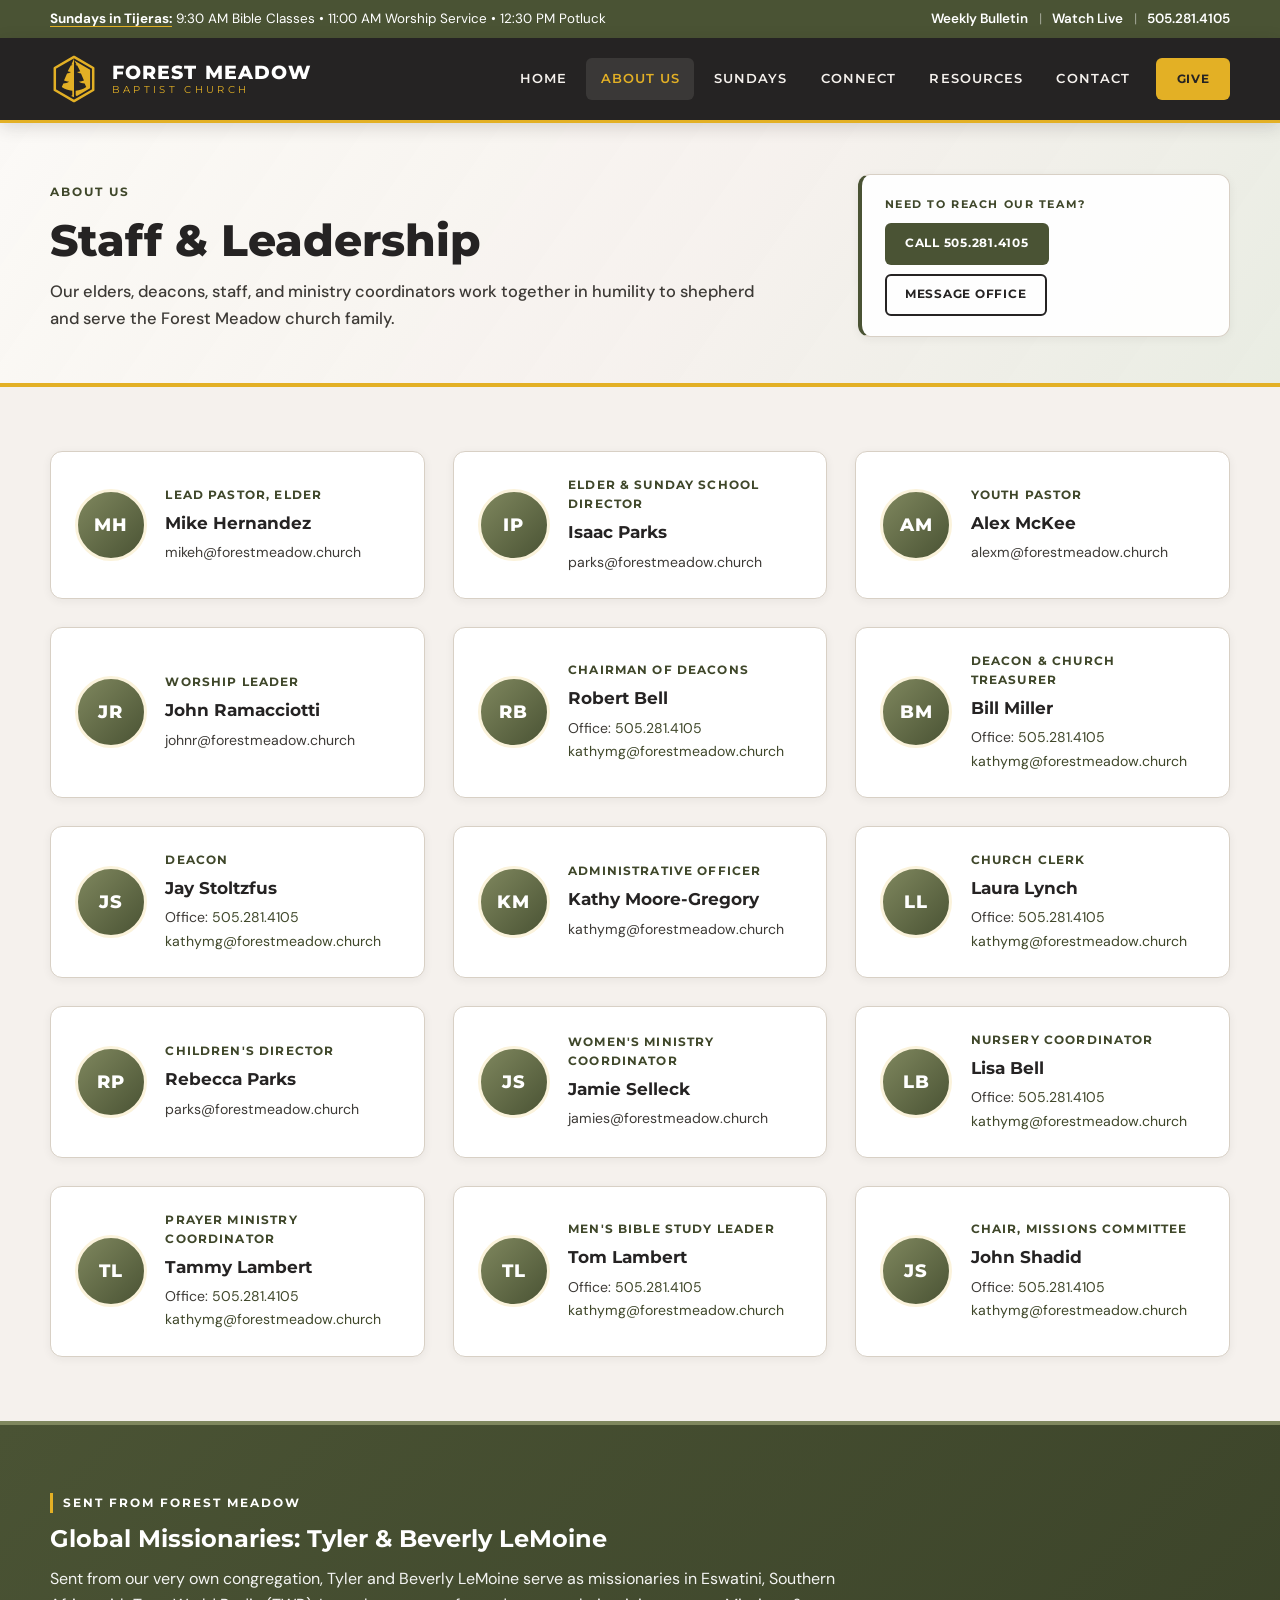
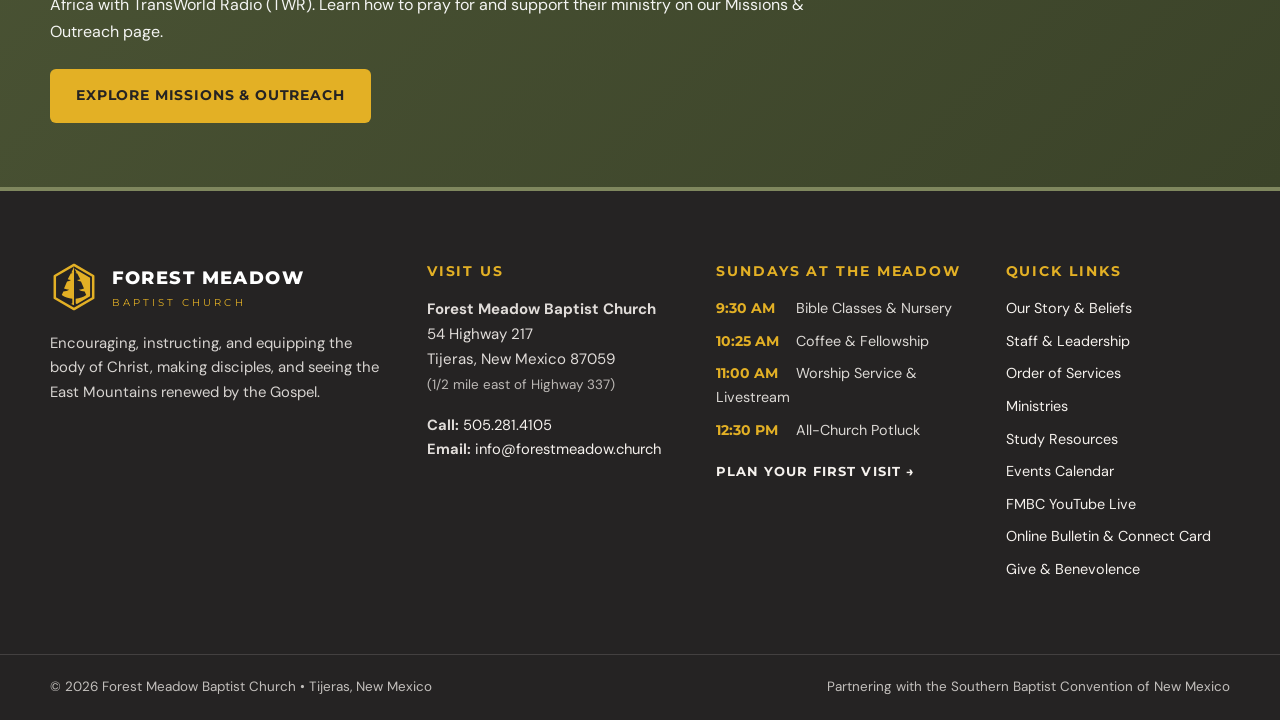
<file: leadership.html>
<!DOCTYPE html>
<html lang="en">
    <head>
        <meta charset="UTF-8" />
        <meta name="viewport" content="width=device-width, initial-scale=1.0" />
        <meta
            name="description"
            content="Meet the pastors, elders, deacons, staff, and ministry coordinators serving Forest Meadow Baptist Church in Tijeras, New Mexico."
        />
        <title>Staff &amp; Leadership | Forest Meadow Baptist Church</title>
        <link
            rel="icon"
            type="image/svg+xml"
            href="data:image/svg+xml,%3Csvg xmlns='http://www.w3.org/2000/svg' viewBox='0 0 64 64'%3E%3Crect x='1' y='22' width='62' height='20' rx='3.5' fill='%23252323'/%3E%3Ctext x='9.5' y='36' text-anchor='middle' font-family='Montserrat,Arial,sans-serif' font-weight='800' font-size='10.5' fill='%23F5F1ED'%3EFM%3C/text%3E%3Ctext x='54.5' y='36' text-anchor='middle' font-family='Montserrat,Arial,sans-serif' font-weight='800' font-size='10.5' fill='%23F5F1ED'%3EBC%3C/text%3E%3Cpath d='M32 13 L48.5 22.5 L48.5 41.5 L32 51 L15.5 41.5 L15.5 22.5 Z' fill='%23F5F1ED' stroke='%23252323' stroke-width='2.6' stroke-linejoin='round'/%3E%3Cpath d='M32 16.5 L45.5 24.2 L45.5 39.8 L33.4 46.8 L33.4 42.5 C36.5 42.2 39.2 41.2 41 39.8 L39.6 36.8 C37.8 36.5 36.1 35.9 34.8 35.1 L38.2 33.8 L35.4 28.4 L37.6 27.6 L34.6 22.4 L35.8 22 L32 16.5 Z' fill='%237F875E'/%3E%3Cpath d='M32 16.5 L28.2 22 L29.4 22.4 L26.4 27.6 L28.6 28.4 L25.8 33.8 L29.2 35.1 C27.9 35.9 26.2 36.5 24.4 36.8 L23 39.8 C24.8 41.2 27.5 42.2 30.6 42.5 L30.6 46.8 L32 47.6 Z' fill='%23252323'/%3E%3C/svg%3E"
        />
        <link rel="preconnect" href="https://fonts.googleapis.com" />
        <link rel="preconnect" href="https://fonts.gstatic.com" crossorigin />
        <link
            href="https://fonts.googleapis.com/css2?family=DM+Sans:ital,opsz,wght@0,9..40,400;0,9..40,500;0,9..40,600;0,9..40,700;1,9..40,400&family=Lora:ital,wght@0,500;1,400;1,500&family=Montserrat:wght@300;400;600;700;800&display=swap"
            rel="stylesheet"
        />
        <link rel="stylesheet" href="styles.css" />
    </head>
    <body data-page="about">
        <div id="site-header-mount"></div>

        <main id="main-content" tabindex="-1">
            <section class="page-banner">
                <div class="container page-banner__grid">
                    <div>
                        <span class="eyebrow">About Us</span>
                        <h1>Staff &amp; Leadership</h1>
                        <p>
                            Our elders, deacons, staff, and ministry
                            coordinators work together in humility to shepherd
                            and serve the Forest Meadow church family.
                        </p>
                    </div>
                    <div class="banner-quick-panel">
                        <span class="banner-quick-panel__label"
                            >Need to Reach Our Team?</span
                        >
                        <div class="banner-quick-links">
                            <a
                                class="btn btn--sage btn--sm"
                                href="tel:5052814105"
                                >Call 505.281.4105</a
                            >
                            <a
                                class="btn btn--outline-dark btn--sm"
                                href="contact.html"
                                >Message Office</a
                            >
                        </div>
                    </div>
                </div>
            </section>

            <section class="section">
                <div class="container">
                    <div class="grid-3">
                        <article class="leader-card">
                            <div class="leader-avatar" aria-hidden="true">
                                MH
                            </div>
                            <div class="leader-info">
                                <span class="leader-card__role"
                                    >Lead Pastor, Elder</span
                                >
                                <div class="leader-card__name">
                                    Mike Hernandez
                                </div>
                                <a
                                    class="leader-card__contact"
                                    href="mailto:mikeh@forestmeadow.church"
                                    >mikeh@forestmeadow.church</a
                                >
                            </div>
                        </article>

                        <article class="leader-card">
                            <div class="leader-avatar" aria-hidden="true">
                                IP
                            </div>
                            <div class="leader-info">
                                <span class="leader-card__role"
                                    >Elder &amp; Sunday School Director</span
                                >
                                <div class="leader-card__name">Isaac Parks</div>
                                <a
                                    class="leader-card__contact"
                                    href="mailto:parks@forestmeadow.church"
                                    >parks@forestmeadow.church</a
                                >
                            </div>
                        </article>

                        <article class="leader-card">
                            <div class="leader-avatar" aria-hidden="true">
                                AM
                            </div>
                            <div class="leader-info">
                                <span class="leader-card__role"
                                    >Youth Pastor</span
                                >
                                <div class="leader-card__name">Alex McKee</div>
                                <a
                                    class="leader-card__contact"
                                    href="mailto:alexm@forestmeadow.church"
                                    >alexm@forestmeadow.church</a
                                >
                            </div>
                        </article>

                        <article class="leader-card">
                            <div class="leader-avatar" aria-hidden="true">
                                JR
                            </div>
                            <div class="leader-info">
                                <span class="leader-card__role"
                                    >Worship Leader</span
                                >
                                <div class="leader-card__name">
                                    John Ramacciotti
                                </div>
                                <a
                                    class="leader-card__contact"
                                    href="mailto:johnr@forestmeadow.church"
                                    >johnr@forestmeadow.church</a
                                >
                            </div>
                        </article>

                        <article class="leader-card">
                            <div class="leader-avatar" aria-hidden="true">
                                RB
                            </div>
                            <div class="leader-info">
                                <span class="leader-card__role"
                                    >Chairman of Deacons</span
                                >
                                <div class="leader-card__name">Robert Bell</div>
                                <span class="leader-card__contact"
                                    >Office:
                                    <a href="tel:5052814105">505.281.4105</a
                                    ><br /><a
                                        href="mailto:kathymg@forestmeadow.church"
                                        >kathymg@forestmeadow.church</a
                                    ></span
                                >
                            </div>
                        </article>

                        <article class="leader-card">
                            <div class="leader-avatar" aria-hidden="true">
                                BM
                            </div>
                            <div class="leader-info">
                                <span class="leader-card__role"
                                    >Deacon &amp; Church Treasurer</span
                                >
                                <div class="leader-card__name">Bill Miller</div>
                                <span class="leader-card__contact"
                                    >Office:
                                    <a href="tel:5052814105">505.281.4105</a
                                    ><br /><a
                                        href="mailto:kathymg@forestmeadow.church"
                                        >kathymg@forestmeadow.church</a
                                    ></span
                                >
                            </div>
                        </article>

                        <article class="leader-card">
                            <div class="leader-avatar" aria-hidden="true">
                                JS
                            </div>
                            <div class="leader-info">
                                <span class="leader-card__role">Deacon</span>
                                <div class="leader-card__name">
                                    Jay Stoltzfus
                                </div>
                                <span class="leader-card__contact"
                                    >Office:
                                    <a href="tel:5052814105">505.281.4105</a
                                    ><br /><a
                                        href="mailto:kathymg@forestmeadow.church"
                                        >kathymg@forestmeadow.church</a
                                    ></span
                                >
                            </div>
                        </article>

                        <article class="leader-card">
                            <div class="leader-avatar" aria-hidden="true">
                                KM
                            </div>
                            <div class="leader-info">
                                <span class="leader-card__role"
                                    >Administrative Officer</span
                                >
                                <div class="leader-card__name">
                                    Kathy Moore-Gregory
                                </div>
                                <a
                                    class="leader-card__contact"
                                    href="mailto:kathymg@forestmeadow.church"
                                    >kathymg@forestmeadow.church</a
                                >
                            </div>
                        </article>

                        <article class="leader-card">
                            <div class="leader-avatar" aria-hidden="true">
                                LL
                            </div>
                            <div class="leader-info">
                                <span class="leader-card__role"
                                    >Church Clerk</span
                                >
                                <div class="leader-card__name">Laura Lynch</div>
                                <span class="leader-card__contact"
                                    >Office:
                                    <a href="tel:5052814105">505.281.4105</a
                                    ><br /><a
                                        href="mailto:kathymg@forestmeadow.church"
                                        >kathymg@forestmeadow.church</a
                                    ></span
                                >
                            </div>
                        </article>

                        <article class="leader-card">
                            <div class="leader-avatar" aria-hidden="true">
                                RP
                            </div>
                            <div class="leader-info">
                                <span class="leader-card__role"
                                    >Children's Director</span
                                >
                                <div class="leader-card__name">
                                    Rebecca Parks
                                </div>
                                <a
                                    class="leader-card__contact"
                                    href="mailto:parks@forestmeadow.church"
                                    >parks@forestmeadow.church</a
                                >
                            </div>
                        </article>

                        <article class="leader-card">
                            <div class="leader-avatar" aria-hidden="true">
                                JS
                            </div>
                            <div class="leader-info">
                                <span class="leader-card__role"
                                    >Women's Ministry Coordinator</span
                                >
                                <div class="leader-card__name">
                                    Jamie Selleck
                                </div>
                                <a
                                    class="leader-card__contact"
                                    href="mailto:jamies@forestmeadow.church"
                                    >jamies@forestmeadow.church</a
                                >
                            </div>
                        </article>

                        <article class="leader-card">
                            <div class="leader-avatar" aria-hidden="true">
                                LB
                            </div>
                            <div class="leader-info">
                                <span class="leader-card__role"
                                    >Nursery Coordinator</span
                                >
                                <div class="leader-card__name">Lisa Bell</div>
                                <span class="leader-card__contact"
                                    >Office:
                                    <a href="tel:5052814105">505.281.4105</a
                                    ><br /><a
                                        href="mailto:kathymg@forestmeadow.church"
                                        >kathymg@forestmeadow.church</a
                                    ></span
                                >
                            </div>
                        </article>

                        <article class="leader-card">
                            <div class="leader-avatar" aria-hidden="true">
                                TL
                            </div>
                            <div class="leader-info">
                                <span class="leader-card__role"
                                    >Prayer Ministry Coordinator</span
                                >
                                <div class="leader-card__name">
                                    Tammy Lambert
                                </div>
                                <span class="leader-card__contact"
                                    >Office:
                                    <a href="tel:5052814105">505.281.4105</a
                                    ><br /><a
                                        href="mailto:kathymg@forestmeadow.church"
                                        >kathymg@forestmeadow.church</a
                                    ></span
                                >
                            </div>
                        </article>

                        <article class="leader-card">
                            <div class="leader-avatar" aria-hidden="true">
                                TL
                            </div>
                            <div class="leader-info">
                                <span class="leader-card__role"
                                    >Men's Bible Study Leader</span
                                >
                                <div class="leader-card__name">Tom Lambert</div>
                                <span class="leader-card__contact"
                                    >Office:
                                    <a href="tel:5052814105">505.281.4105</a
                                    ><br /><a
                                        href="mailto:kathymg@forestmeadow.church"
                                        >kathymg@forestmeadow.church</a
                                    ></span
                                >
                            </div>
                        </article>

                        <article class="leader-card">
                            <div class="leader-avatar" aria-hidden="true">
                                JS
                            </div>
                            <div class="leader-info">
                                <span class="leader-card__role"
                                    >Chair, Missions Committee</span
                                >
                                <div class="leader-card__name">John Shadid</div>
                                <span class="leader-card__contact"
                                    >Office:
                                    <a href="tel:5052814105">505.281.4105</a
                                    ><br /><a
                                        href="mailto:kathymg@forestmeadow.church"
                                        >kathymg@forestmeadow.church</a
                                    ></span
                                >
                            </div>
                        </article>
                    </div>
                </div>
            </section>

            <section class="section section--sage">
                <div class="container">
                    <span class="eyebrow eyebrow--light"
                        >Sent from Forest Meadow</span
                    >
                    <h2 style="margin-bottom: 0.75rem">
                        Global Missionaries: Tyler &amp; Beverly LeMoine
                    </h2>
                    <p style="max-width: 72ch; margin-bottom: 1.5rem">
                        Sent from our very own congregation, Tyler and Beverly
                        LeMoine serve as missionaries in Eswatini, Southern
                        Africa with TransWorld Radio (TWR). Learn how to pray
                        for and support their ministry on our Missions &amp;
                        Outreach page.
                    </p>
                    <a
                        class="btn btn--gold"
                        href="connect.html?ministry=missions"
                        >Explore Missions &amp; Outreach</a
                    >
                </div>
            </section>
        </main>

        <div id="site-footer-mount"></div>
        <script src="site.js"></script>
    </body>
</html>
</file>
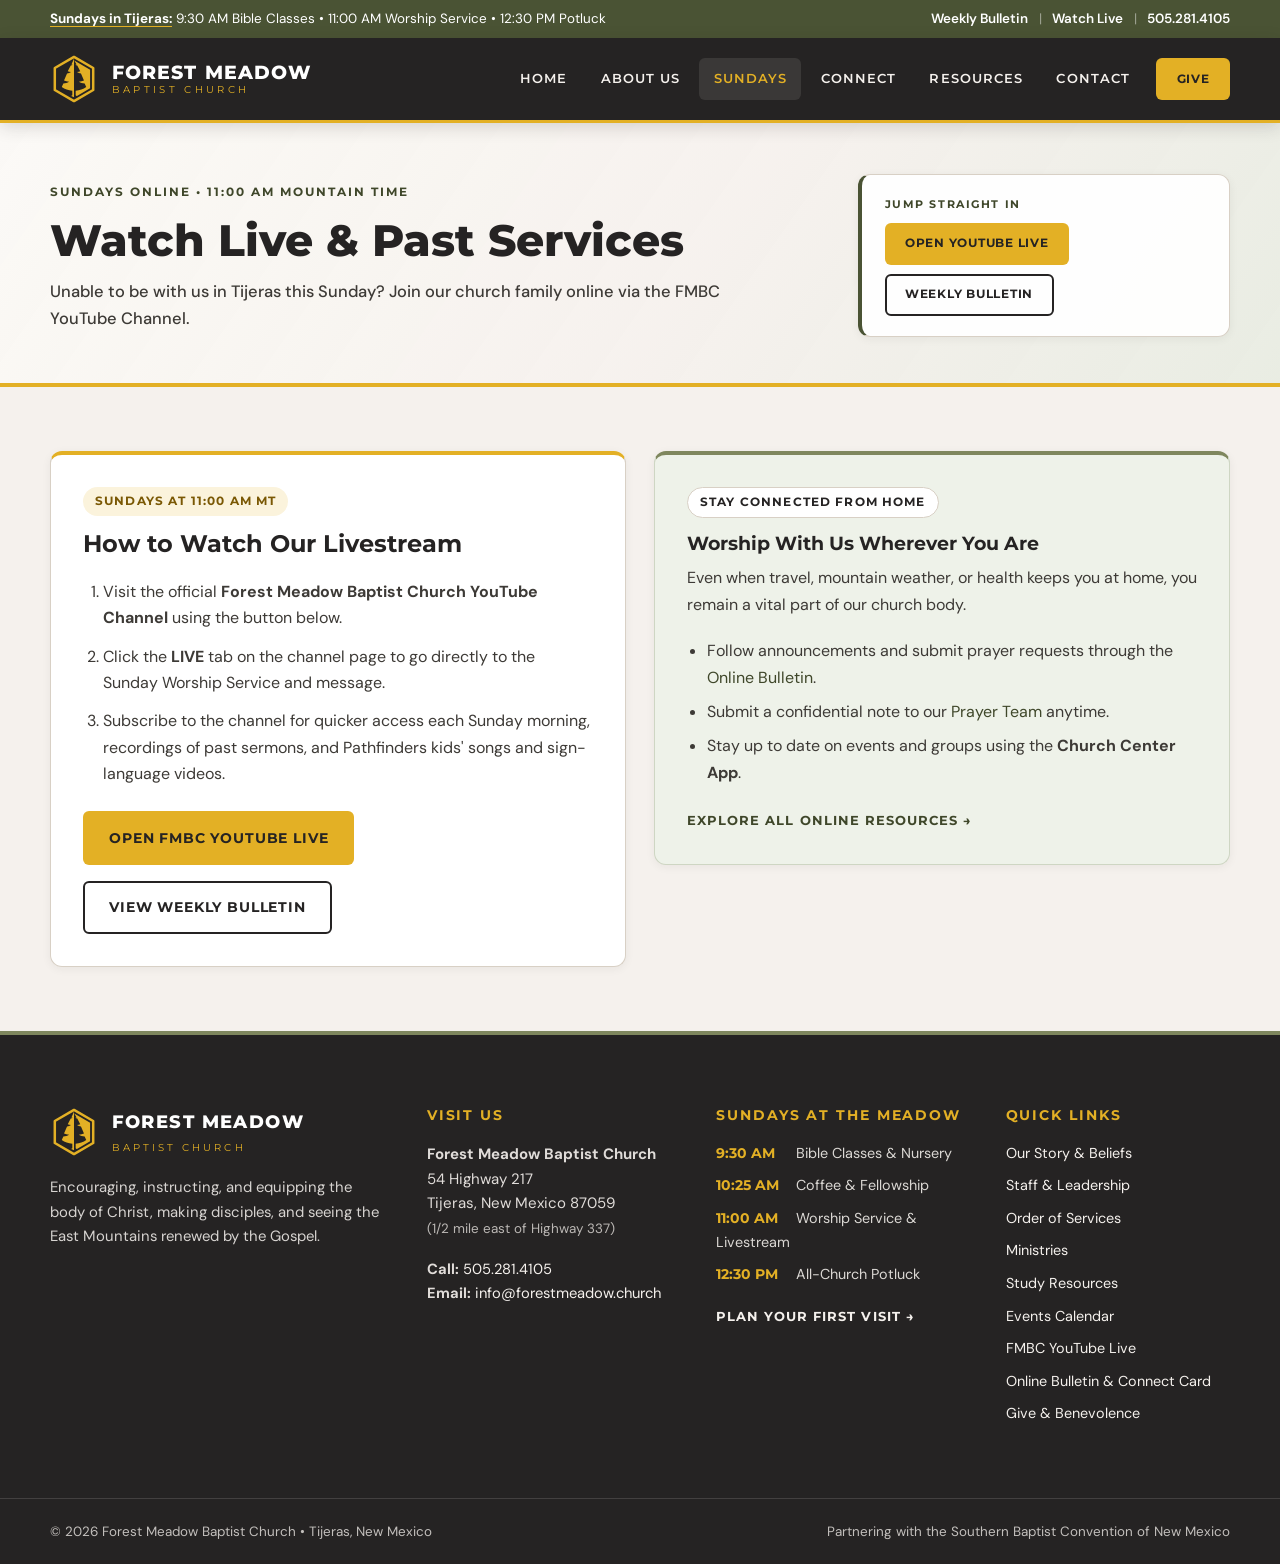
<file: online.html>
<!DOCTYPE html>
<html lang="en">
    <head>
        <meta charset="UTF-8" />
        <meta name="viewport" content="width=device-width, initial-scale=1.0" />
        <meta
            name="description"
            content="Watch Forest Meadow Baptist Church live on Sundays at 11:00 AM Mountain Time and view past sermons on YouTube."
        />
        <title>Watch Online | Forest Meadow Baptist Church</title>
        <link
            rel="icon"
            type="image/svg+xml"
            href="data:image/svg+xml,%3Csvg xmlns='http://www.w3.org/2000/svg' viewBox='0 0 64 64'%3E%3Crect x='1' y='22' width='62' height='20' rx='3.5' fill='%23252323'/%3E%3Ctext x='9.5' y='36' text-anchor='middle' font-family='Montserrat,Arial,sans-serif' font-weight='800' font-size='10.5' fill='%23F5F1ED'%3EFM%3C/text%3E%3Ctext x='54.5' y='36' text-anchor='middle' font-family='Montserrat,Arial,sans-serif' font-weight='800' font-size='10.5' fill='%23F5F1ED'%3EBC%3C/text%3E%3Cpath d='M32 13 L48.5 22.5 L48.5 41.5 L32 51 L15.5 41.5 L15.5 22.5 Z' fill='%23F5F1ED' stroke='%23252323' stroke-width='2.6' stroke-linejoin='round'/%3E%3Cpath d='M32 16.5 L45.5 24.2 L45.5 39.8 L33.4 46.8 L33.4 42.5 C36.5 42.2 39.2 41.2 41 39.8 L39.6 36.8 C37.8 36.5 36.1 35.9 34.8 35.1 L38.2 33.8 L35.4 28.4 L37.6 27.6 L34.6 22.4 L35.8 22 L32 16.5 Z' fill='%237F875E'/%3E%3Cpath d='M32 16.5 L28.2 22 L29.4 22.4 L26.4 27.6 L28.6 28.4 L25.8 33.8 L29.2 35.1 C27.9 35.9 26.2 36.5 24.4 36.8 L23 39.8 C24.8 41.2 27.5 42.2 30.6 42.5 L30.6 46.8 L32 47.6 Z' fill='%23252323'/%3E%3C/svg%3E"
        />
        <link rel="preconnect" href="https://fonts.googleapis.com" />
        <link rel="preconnect" href="https://fonts.gstatic.com" crossorigin />
        <link
            href="https://fonts.googleapis.com/css2?family=DM+Sans:ital,opsz,wght@0,9..40,400;0,9..40,500;0,9..40,600;0,9..40,700;1,9..40,400&family=Lora:ital,wght@0,500;1,400;1,500&family=Montserrat:wght@300;400;600;700;800&display=swap"
            rel="stylesheet"
        />
        <link rel="stylesheet" href="styles.css" />
    </head>
    <body data-page="sundays">
        <div id="site-header-mount"></div>

        <main id="main-content" tabindex="-1">
            <section class="page-banner">
                <div class="container page-banner__grid">
                    <div>
                        <span class="eyebrow"
                            >Sundays Online &bull; 11:00 AM Mountain Time</span
                        >
                        <h1>Watch Live &amp; Past Services</h1>
                        <p>
                            Unable to be with us in Tijeras this Sunday? Join
                            our church family online via the FMBC YouTube
                            Channel.
                        </p>
                    </div>
                    <div class="banner-quick-panel">
                        <span class="banner-quick-panel__label"
                            >Jump Straight In</span
                        >
                        <div class="banner-quick-links">
                            <a
                                class="btn btn--gold btn--sm"
                                href="https://www.youtube.com/@forestmeadowbaptistchurch8394/streams"
                                target="_blank"
                                rel="noopener noreferrer"
                                >Open YouTube Live</a
                            >
                            <a
                                class="btn btn--outline-dark btn--sm"
                                href="https://forestmeadowchurch.updates.church"
                                target="_blank"
                                rel="noopener noreferrer"
                                >Weekly Bulletin</a
                            >
                        </div>
                    </div>
                </div>
            </section>

            <section class="section">
                <div class="container grid-2" style="align-items: start">
                    <div class="card card--gold-top">
                        <div>
                            <span class="pill pill--gold"
                                >Sundays at 11:00 AM MT</span
                            >
                            <h2 style="margin-top: 0.85rem">
                                How to Watch Our Livestream
                            </h2>
                            <ol
                                style="
                                    padding-left: 1.25rem;
                                    color: var(--text-muted);
                                    display: grid;
                                    gap: 0.75rem;
                                    margin-bottom: 1.5rem;
                                "
                            >
                                <li>
                                    Visit the official
                                    <strong
                                        >Forest Meadow Baptist Church YouTube
                                        Channel</strong
                                    >
                                    using the button below.
                                </li>
                                <li>
                                    Click the <strong>LIVE</strong> tab on the
                                    channel page to go directly to the Sunday
                                    Worship Service and message.
                                </li>
                                <li>
                                    Subscribe to the channel for quicker access
                                    each Sunday morning, recordings of past
                                    sermons, and Pathfinders kids' songs and
                                    sign-language videos.
                                </li>
                            </ol>
                        </div>
                        <div class="hero__actions">
                            <a
                                class="btn btn--gold"
                                href="https://www.youtube.com/@forestmeadowbaptistchurch8394/streams"
                                target="_blank"
                                rel="noopener noreferrer"
                                >Open FMBC YouTube Live</a
                            >
                            <a
                                class="btn btn--outline-dark"
                                href="https://forestmeadowchurch.updates.church"
                                target="_blank"
                                rel="noopener noreferrer"
                                >View Weekly Bulletin</a
                            >
                        </div>
                    </div>

                    <div class="card card--sage-tint card--accent-top">
                        <div>
                            <span class="pill pill--white"
                                >Stay Connected from Home</span
                            >
                            <h3 style="margin-top: 0.85rem">
                                Worship With Us Wherever You Are
                            </h3>
                            <p>
                                Even when travel, mountain weather, or health
                                keeps you at home, you remain a vital part of
                                our church body.
                            </p>
                            <ul
                                style="
                                    color: var(--text-muted);
                                    display: grid;
                                    gap: 0.5rem;
                                    margin-bottom: 1.5rem;
                                "
                            >
                                <li>
                                    Follow announcements and submit prayer
                                    requests through the
                                    <a
                                        href="https://forestmeadowchurch.updates.church"
                                        target="_blank"
                                        rel="noopener noreferrer"
                                        >Online Bulletin</a
                                    >.
                                </li>
                                <li>
                                    Submit a confidential note to our
                                    <a href="connect.html?ministry=prayer"
                                        >Prayer Team</a
                                    >
                                    anytime.
                                </li>
                                <li>
                                    Stay up to date on events and groups using
                                    the <strong>Church Center App</strong>.
                                </li>
                            </ul>
                        </div>
                        <a class="card-link" href="resources.html"
                            >Explore All Online Resources &rarr;</a
                        >
                    </div>
                </div>
            </section>
        </main>

        <div id="site-footer-mount"></div>
        <script src="site.js"></script>
    </body>
</html>
</file>
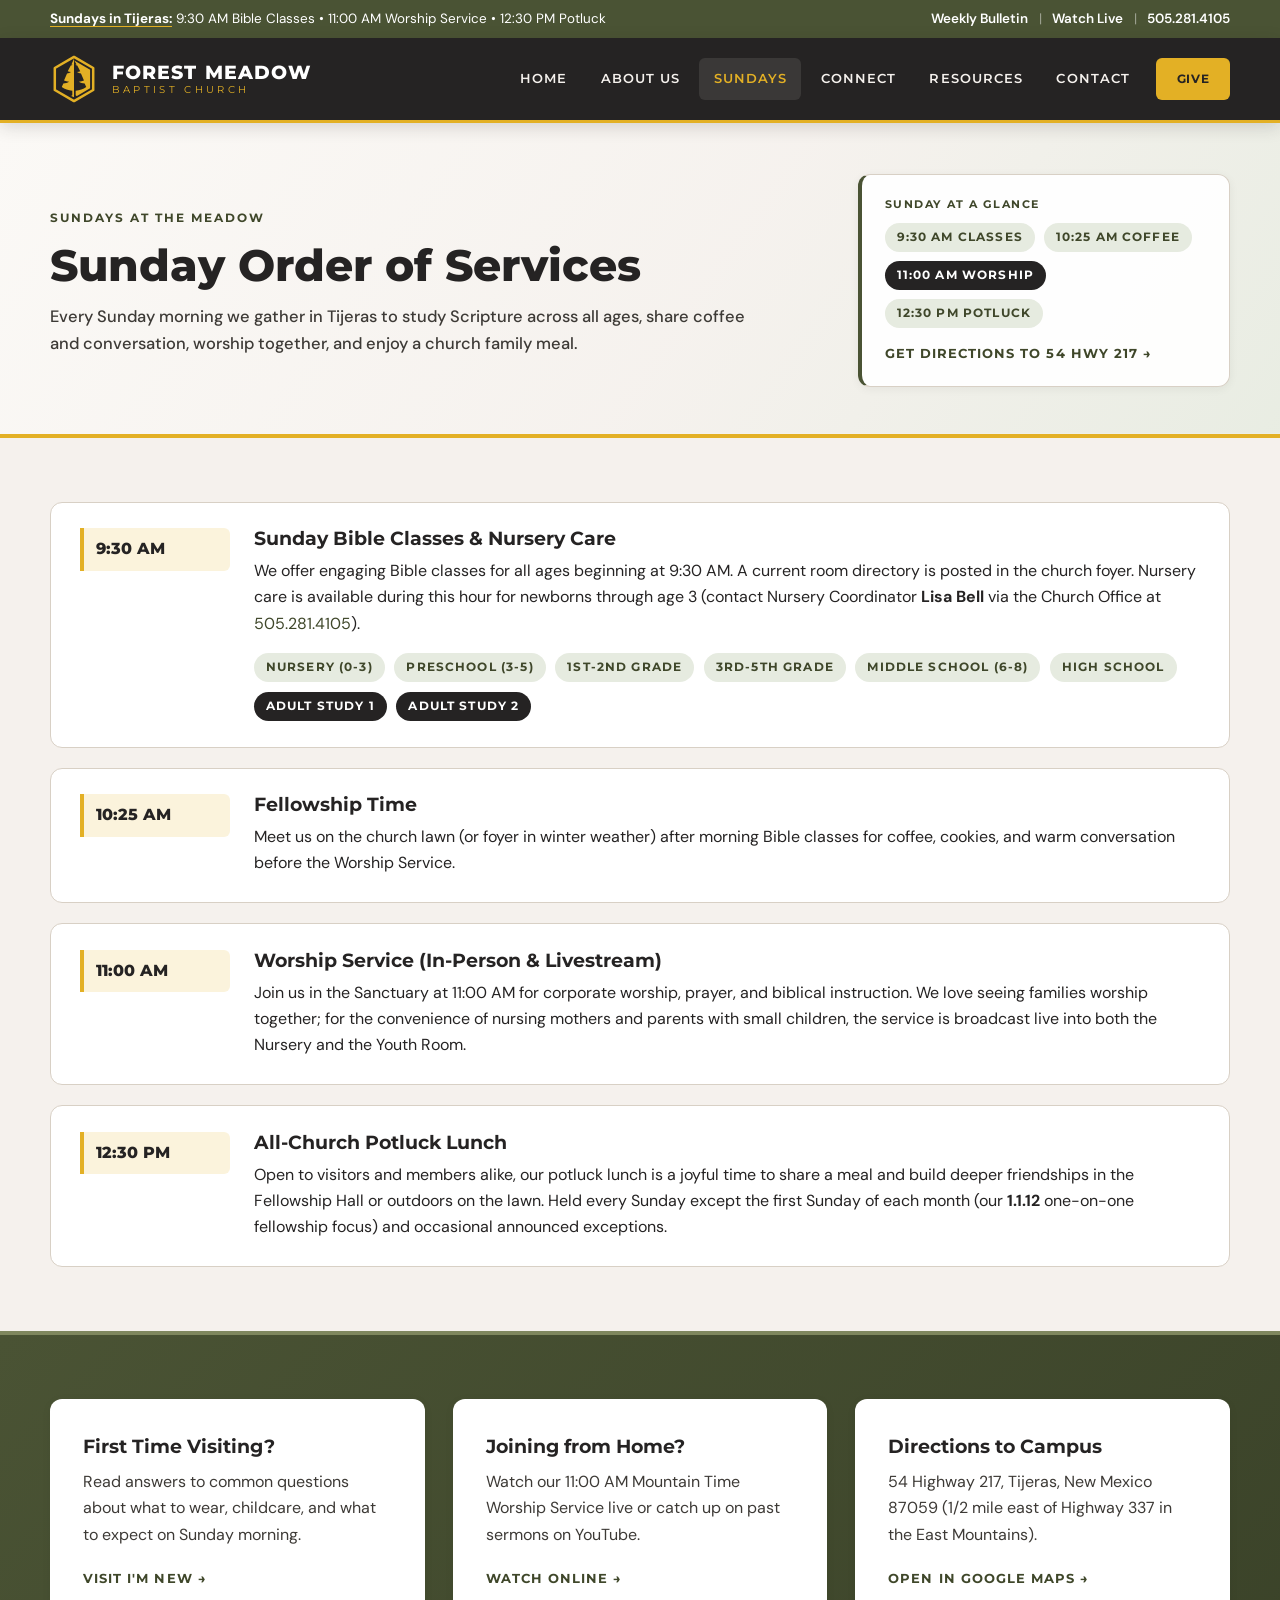
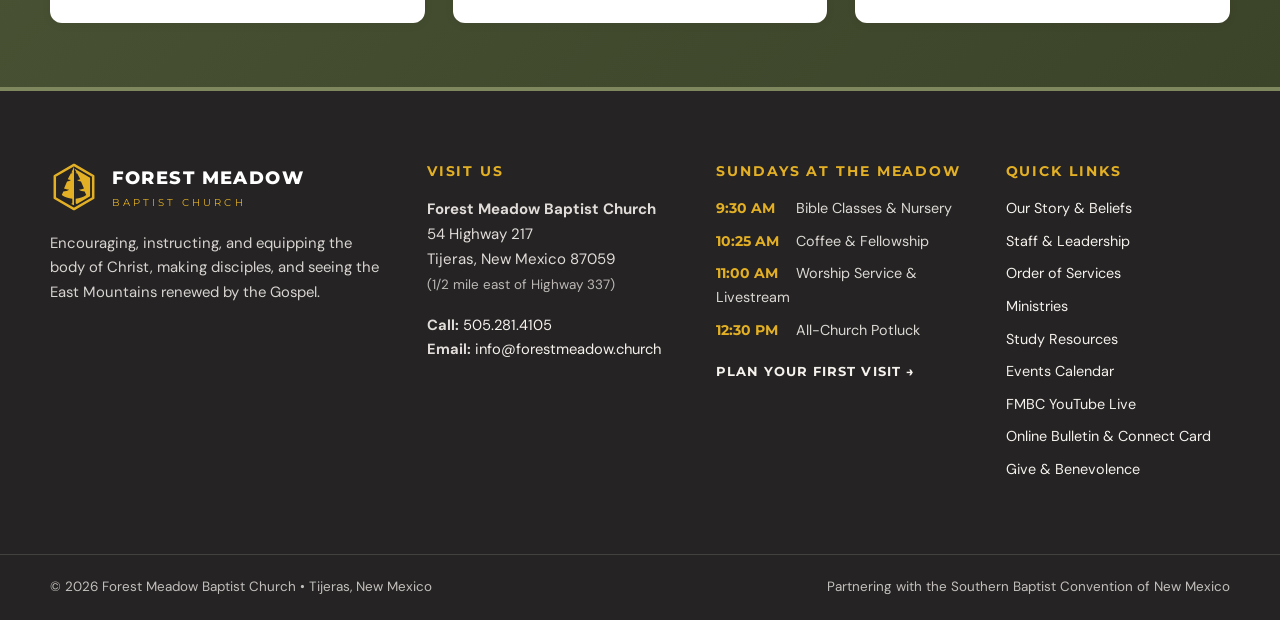
<file: order-of-services.html>
<!DOCTYPE html>
<html lang="en">
    <head>
        <meta charset="UTF-8" />
        <meta name="viewport" content="width=device-width, initial-scale=1.0" />
        <meta
            name="description"
            content="Sunday Order of Services at Forest Meadow Baptist Church in Tijeras, NM: 9:30 AM Bible Classes, 10:25 AM Fellowship, 11:00 AM Worship, and 12:30 PM Potluck."
        />
        <title>Order of Services | Forest Meadow Baptist Church</title>
        <link
            rel="icon"
            type="image/svg+xml"
            href="data:image/svg+xml,%3Csvg xmlns='http://www.w3.org/2000/svg' viewBox='0 0 64 64'%3E%3Crect x='1' y='22' width='62' height='20' rx='3.5' fill='%23252323'/%3E%3Ctext x='9.5' y='36' text-anchor='middle' font-family='Montserrat,Arial,sans-serif' font-weight='800' font-size='10.5' fill='%23F5F1ED'%3EFM%3C/text%3E%3Ctext x='54.5' y='36' text-anchor='middle' font-family='Montserrat,Arial,sans-serif' font-weight='800' font-size='10.5' fill='%23F5F1ED'%3EBC%3C/text%3E%3Cpath d='M32 13 L48.5 22.5 L48.5 41.5 L32 51 L15.5 41.5 L15.5 22.5 Z' fill='%23F5F1ED' stroke='%23252323' stroke-width='2.6' stroke-linejoin='round'/%3E%3Cpath d='M32 16.5 L45.5 24.2 L45.5 39.8 L33.4 46.8 L33.4 42.5 C36.5 42.2 39.2 41.2 41 39.8 L39.6 36.8 C37.8 36.5 36.1 35.9 34.8 35.1 L38.2 33.8 L35.4 28.4 L37.6 27.6 L34.6 22.4 L35.8 22 L32 16.5 Z' fill='%237F875E'/%3E%3Cpath d='M32 16.5 L28.2 22 L29.4 22.4 L26.4 27.6 L28.6 28.4 L25.8 33.8 L29.2 35.1 C27.9 35.9 26.2 36.5 24.4 36.8 L23 39.8 C24.8 41.2 27.5 42.2 30.6 42.5 L30.6 46.8 L32 47.6 Z' fill='%23252323'/%3E%3C/svg%3E"
        />
        <link rel="preconnect" href="https://fonts.googleapis.com" />
        <link rel="preconnect" href="https://fonts.gstatic.com" crossorigin />
        <link
            href="https://fonts.googleapis.com/css2?family=DM+Sans:ital,opsz,wght@0,9..40,400;0,9..40,500;0,9..40,600;0,9..40,700;1,9..40,400&family=Lora:ital,wght@0,500;1,400;1,500&family=Montserrat:wght@300;400;600;700;800&display=swap"
            rel="stylesheet"
        />
        <link rel="stylesheet" href="styles.css" />
    </head>
    <body data-page="sundays">
        <div id="site-header-mount"></div>

        <main id="main-content" tabindex="-1">
            <section class="page-banner">
                <div class="container page-banner__grid">
                    <div>
                        <span class="eyebrow">Sundays at the Meadow</span>
                        <h1>Sunday Order of Services</h1>
                        <p>
                            Every Sunday morning we gather in Tijeras to study
                            Scripture across all ages, share coffee and
                            conversation, worship together, and enjoy a church
                            family meal.
                        </p>
                    </div>
                    <div class="banner-quick-panel">
                        <span class="banner-quick-panel__label"
                            >Sunday at a Glance</span
                        >
                        <div
                            class="banner-quick-links"
                            style="margin-bottom: 0.75rem"
                        >
                            <span class="pill">9:30 AM Classes</span>
                            <span class="pill">10:25 AM Coffee</span>
                            <span class="pill pill--charcoal"
                                >11:00 AM Worship</span
                            >
                            <span class="pill">12:30 PM Potluck</span>
                        </div>
                        <a
                            class="card-link"
                            href="https://www.google.com/maps/search/?api=1&query=Forest+Meadow+Baptist+Church+54+Highway+217+Tijeras+NM+87059"
                            target="_blank"
                            rel="noopener noreferrer"
                            >Get Directions to 54 Hwy 217 &rarr;</a
                        >
                    </div>
                </div>
            </section>

            <section class="section">
                <div class="container">
                    <div class="timeline">
                        <div class="timeline-item">
                            <div class="timeline-item__label">9:30 AM</div>
                            <div class="timeline-item__body">
                                <h3>Sunday Bible Classes &amp; Nursery Care</h3>
                                <p>
                                    We offer engaging Bible classes for all ages
                                    beginning at 9:30 AM. A current room
                                    directory is posted in the church foyer.
                                    Nursery care is available during this hour
                                    for newborns through age 3 (contact Nursery
                                    Coordinator <strong>Lisa Bell</strong> via
                                    the Church Office at
                                    <a href="tel:5052814105">505.281.4105</a>).
                                </p>
                                <div
                                    class="filter-bar"
                                    style="
                                        margin-bottom: 0;
                                        margin-top: 0.75rem;
                                    "
                                >
                                    <span class="pill">Nursery (0-3)</span>
                                    <span class="pill">Preschool (3-5)</span>
                                    <span class="pill">1st-2nd Grade</span>
                                    <span class="pill">3rd-5th Grade</span>
                                    <span class="pill"
                                        >Middle School (6-8)</span
                                    >
                                    <span class="pill">High School</span>
                                    <span class="pill pill--charcoal"
                                        >Adult Study 1</span
                                    >
                                    <span class="pill pill--charcoal"
                                        >Adult Study 2</span
                                    >
                                </div>
                            </div>
                        </div>

                        <div class="timeline-item">
                            <div class="timeline-item__label">10:25 AM</div>
                            <div class="timeline-item__body">
                                <h3>Fellowship Time</h3>
                                <p>
                                    Meet us on the church lawn (or foyer in
                                    winter weather) after morning Bible classes
                                    for coffee, cookies, and warm conversation
                                    before the Worship Service.
                                </p>
                            </div>
                        </div>

                        <div class="timeline-item">
                            <div class="timeline-item__label">11:00 AM</div>
                            <div class="timeline-item__body">
                                <h3>
                                    Worship Service (In-Person &amp; Livestream)
                                </h3>
                                <p>
                                    Join us in the Sanctuary at 11:00 AM for
                                    corporate worship, prayer, and biblical
                                    instruction. We love seeing families worship
                                    together; for the convenience of nursing
                                    mothers and parents with small children, the
                                    service is broadcast live into both the
                                    Nursery and the Youth Room.
                                </p>
                            </div>
                        </div>

                        <div class="timeline-item">
                            <div class="timeline-item__label">12:30 PM</div>
                            <div class="timeline-item__body">
                                <h3>All-Church Potluck Lunch</h3>
                                <p>
                                    Open to visitors and members alike, our
                                    potluck lunch is a joyful time to share a
                                    meal and build deeper friendships in the
                                    Fellowship Hall or outdoors on the lawn.
                                    Held every Sunday except the first Sunday of
                                    each month (our
                                    <strong>1.1.12</strong> one-on-one
                                    fellowship focus) and occasional announced
                                    exceptions.
                                </p>
                            </div>
                        </div>
                    </div>
                </div>
            </section>

            <section class="section section--sage">
                <div class="container grid-3">
                    <a
                        class="card card--clickable card--accent-top"
                        href="im-new.html"
                    >
                        <div>
                            <h3>First Time Visiting?</h3>
                            <p>
                                Read answers to common questions about what to
                                wear, childcare, and what to expect on Sunday
                                morning.
                            </p>
                        </div>
                        <span class="card-link">Visit I'm New &rarr;</span>
                    </a>
                    <a
                        class="card card--clickable card--gold-top"
                        href="online.html"
                    >
                        <div>
                            <h3>Joining from Home?</h3>
                            <p>
                                Watch our 11:00 AM Mountain Time Worship Service
                                live or catch up on past sermons on YouTube.
                            </p>
                        </div>
                        <span class="card-link">Watch Online &rarr;</span>
                    </a>
                    <a
                        class="card card--clickable card--charcoal-top"
                        href="https://www.google.com/maps/search/?api=1&query=Forest+Meadow+Baptist+Church+54+Highway+217+Tijeras+NM+87059"
                        target="_blank"
                        rel="noopener noreferrer"
                    >
                        <div>
                            <h3>Directions to Campus</h3>
                            <p>
                                54 Highway 217, Tijeras, New Mexico 87059 (1/2
                                mile east of Highway 337 in the East Mountains).
                            </p>
                        </div>
                        <span class="card-link"
                            >Open in Google Maps &rarr;</span
                        >
                    </a>
                </div>
            </section>
        </main>

        <div id="site-footer-mount"></div>
        <script src="site.js"></script>
    </body>
</html>
</file>
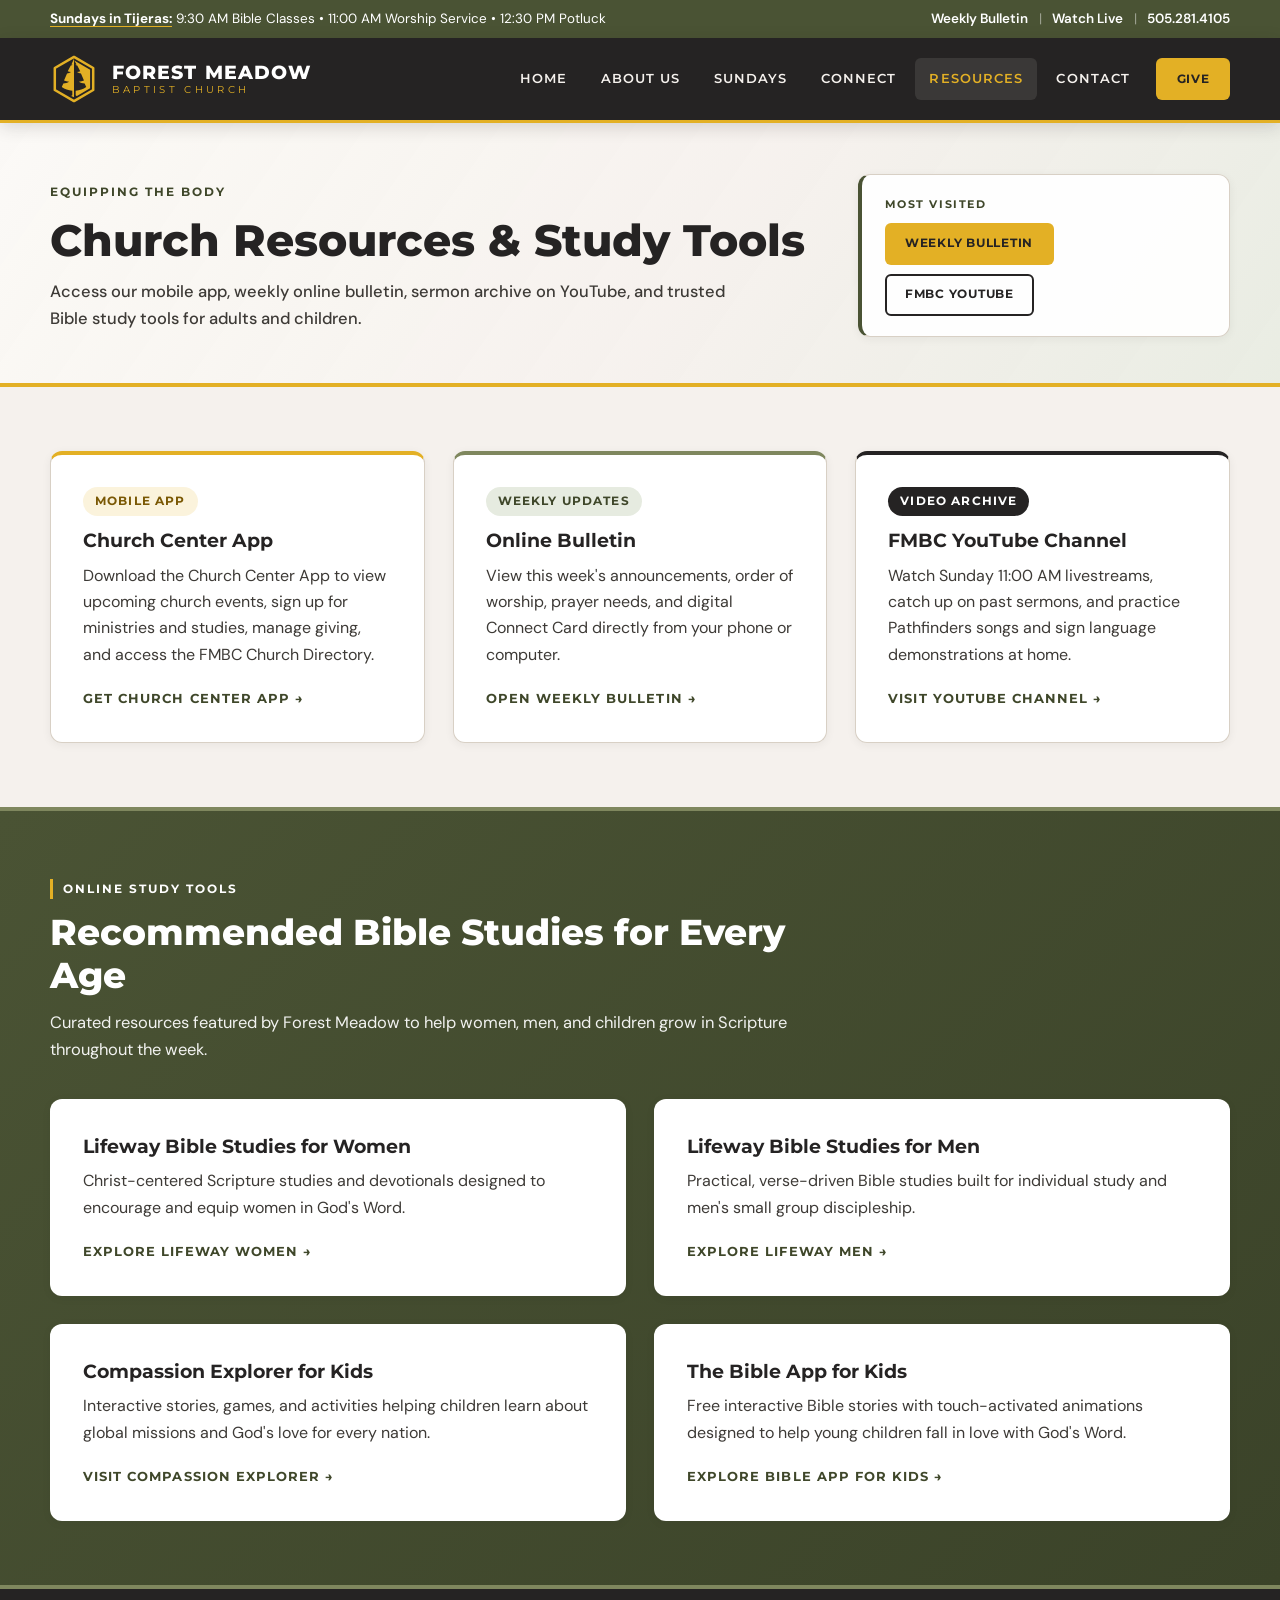
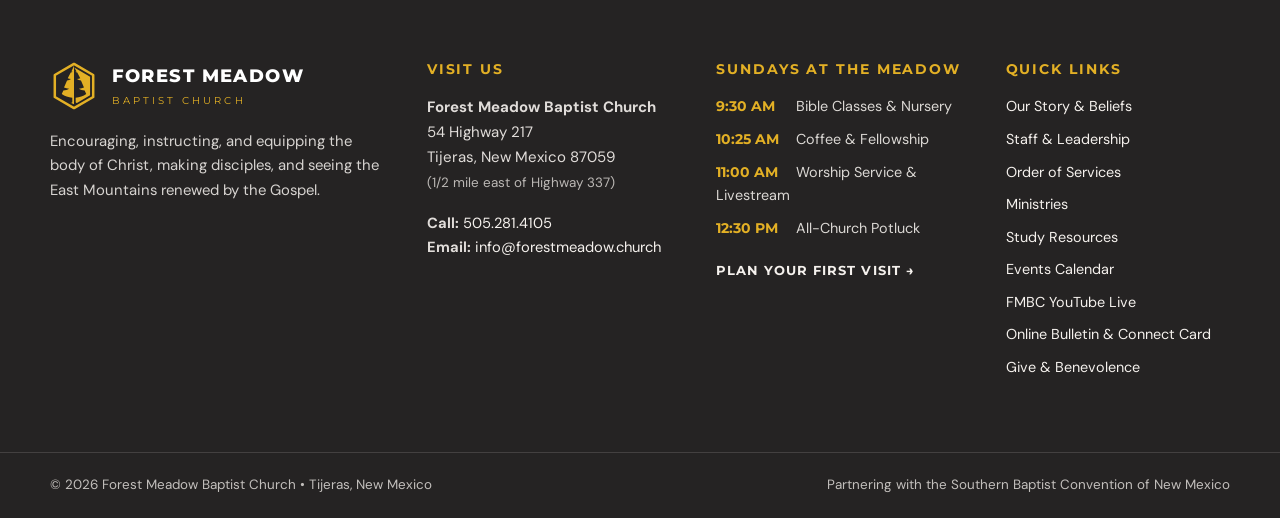
<file: resources.html>
<!DOCTYPE html>
<html lang="en">
    <head>
        <meta charset="UTF-8" />
        <meta name="viewport" content="width=device-width, initial-scale=1.0" />
        <meta
            name="description"
            content="Church Center App, weekly online bulletin, FMBC YouTube sermon archive, and recommended Bible study tools for women, men, and kids."
        />
        <title>Resources | Forest Meadow Baptist Church</title>
        <link
            rel="icon"
            type="image/svg+xml"
            href="data:image/svg+xml,%3Csvg xmlns='http://www.w3.org/2000/svg' viewBox='0 0 64 64'%3E%3Crect x='1' y='22' width='62' height='20' rx='3.5' fill='%23252323'/%3E%3Ctext x='9.5' y='36' text-anchor='middle' font-family='Montserrat,Arial,sans-serif' font-weight='800' font-size='10.5' fill='%23F5F1ED'%3EFM%3C/text%3E%3Ctext x='54.5' y='36' text-anchor='middle' font-family='Montserrat,Arial,sans-serif' font-weight='800' font-size='10.5' fill='%23F5F1ED'%3EBC%3C/text%3E%3Cpath d='M32 13 L48.5 22.5 L48.5 41.5 L32 51 L15.5 41.5 L15.5 22.5 Z' fill='%23F5F1ED' stroke='%23252323' stroke-width='2.6' stroke-linejoin='round'/%3E%3Cpath d='M32 16.5 L45.5 24.2 L45.5 39.8 L33.4 46.8 L33.4 42.5 C36.5 42.2 39.2 41.2 41 39.8 L39.6 36.8 C37.8 36.5 36.1 35.9 34.8 35.1 L38.2 33.8 L35.4 28.4 L37.6 27.6 L34.6 22.4 L35.8 22 L32 16.5 Z' fill='%237F875E'/%3E%3Cpath d='M32 16.5 L28.2 22 L29.4 22.4 L26.4 27.6 L28.6 28.4 L25.8 33.8 L29.2 35.1 C27.9 35.9 26.2 36.5 24.4 36.8 L23 39.8 C24.8 41.2 27.5 42.2 30.6 42.5 L30.6 46.8 L32 47.6 Z' fill='%23252323'/%3E%3C/svg%3E"
        />
        <link rel="preconnect" href="https://fonts.googleapis.com" />
        <link rel="preconnect" href="https://fonts.gstatic.com" crossorigin />
        <link
            href="https://fonts.googleapis.com/css2?family=DM+Sans:ital,opsz,wght@0,9..40,400;0,9..40,500;0,9..40,600;0,9..40,700;1,9..40,400&family=Lora:ital,wght@0,500;1,400;1,500&family=Montserrat:wght@300;400;600;700;800&display=swap"
            rel="stylesheet"
        />
        <link rel="stylesheet" href="styles.css" />
    </head>
    <body data-page="resources">
        <div id="site-header-mount"></div>

        <main id="main-content" tabindex="-1">
            <section class="page-banner">
                <div class="container page-banner__grid">
                    <div>
                        <span class="eyebrow">Equipping the Body</span>
                        <h1>Church Resources &amp; Study Tools</h1>
                        <p>
                            Access our mobile app, weekly online bulletin,
                            sermon archive on YouTube, and trusted Bible study
                            tools for adults and children.
                        </p>
                    </div>
                    <div class="banner-quick-panel">
                        <span class="banner-quick-panel__label"
                            >Most Visited</span
                        >
                        <div class="banner-quick-links">
                            <a
                                class="btn btn--gold btn--sm"
                                href="https://forestmeadowchurch.updates.church"
                                target="_blank"
                                rel="noopener noreferrer"
                                >Weekly Bulletin</a
                            >
                            <a
                                class="btn btn--outline-dark btn--sm"
                                href="https://www.youtube.com/@forestmeadowbaptistchurch8394/streams"
                                target="_blank"
                                rel="noopener noreferrer"
                                >FMBC YouTube</a
                            >
                        </div>
                    </div>
                </div>
            </section>

            <section class="section">
                <div class="container">
                    <div class="grid-3">
                        <a
                            class="card card--clickable card--gold-top"
                            href="https://churchcenter.com/"
                            target="_blank"
                            rel="noopener noreferrer"
                        >
                            <div>
                                <span class="pill pill--gold">Mobile App</span>
                                <h3 style="margin-top: 0.8rem">
                                    Church Center App
                                </h3>
                                <p>
                                    Download the Church Center App to view
                                    upcoming church events, sign up for
                                    ministries and studies, manage giving, and
                                    access the FMBC Church Directory.
                                </p>
                            </div>
                            <span class="card-link"
                                >Get Church Center App &rarr;</span
                            >
                        </a>

                        <a
                            class="card card--clickable card--accent-top"
                            href="https://forestmeadowchurch.updates.church"
                            target="_blank"
                            rel="noopener noreferrer"
                        >
                            <div>
                                <span class="pill">Weekly Updates</span>
                                <h3 style="margin-top: 0.8rem">
                                    Online Bulletin
                                </h3>
                                <p>
                                    View this week's announcements, order of
                                    worship, prayer needs, and digital Connect
                                    Card directly from your phone or computer.
                                </p>
                            </div>
                            <span class="card-link"
                                >Open Weekly Bulletin &rarr;</span
                            >
                        </a>

                        <a
                            class="card card--clickable card--charcoal-top"
                            href="https://www.youtube.com/@forestmeadowbaptistchurch8394"
                            target="_blank"
                            rel="noopener noreferrer"
                        >
                            <div>
                                <span class="pill pill--charcoal"
                                    >Video Archive</span
                                >
                                <h3 style="margin-top: 0.8rem">
                                    FMBC YouTube Channel
                                </h3>
                                <p>
                                    Watch Sunday 11:00 AM livestreams, catch up
                                    on past sermons, and practice Pathfinders
                                    songs and sign language demonstrations at
                                    home.
                                </p>
                            </div>
                            <span class="card-link"
                                >Visit YouTube Channel &rarr;</span
                            >
                        </a>
                    </div>
                </div>
            </section>

            <section class="section section--sage">
                <div class="container">
                    <div class="section-header">
                        <span class="eyebrow eyebrow--light"
                            >Online Study Tools</span
                        >
                        <h2>Recommended Bible Studies for Every Age</h2>
                        <p>
                            Curated resources featured by Forest Meadow to help
                            women, men, and children grow in Scripture
                            throughout the week.
                        </p>
                    </div>

                    <div class="grid-2">
                        <a
                            class="card card--clickable card--gold-top"
                            href="https://www.lifeway.com/en/shop/bible-studies/women"
                            target="_blank"
                            rel="noopener noreferrer"
                        >
                            <div>
                                <h3>Lifeway Bible Studies for Women</h3>
                                <p>
                                    Christ-centered Scripture studies and
                                    devotionals designed to encourage and equip
                                    women in God's Word.
                                </p>
                            </div>
                            <span class="card-link"
                                >Explore Lifeway Women &rarr;</span
                            >
                        </a>

                        <a
                            class="card card--clickable card--gold-top"
                            href="https://www.lifeway.com/en/shop/bible-studies/men"
                            target="_blank"
                            rel="noopener noreferrer"
                        >
                            <div>
                                <h3>Lifeway Bible Studies for Men</h3>
                                <p>
                                    Practical, verse-driven Bible studies built
                                    for individual study and men's small group
                                    discipleship.
                                </p>
                            </div>
                            <span class="card-link"
                                >Explore Lifeway Men &rarr;</span
                            >
                        </a>

                        <a
                            class="card card--clickable card--accent-top"
                            href="https://explorer.compassion.com/"
                            target="_blank"
                            rel="noopener noreferrer"
                        >
                            <div>
                                <h3>Compassion Explorer for Kids</h3>
                                <p>
                                    Interactive stories, games, and activities
                                    helping children learn about global missions
                                    and God's love for every nation.
                                </p>
                            </div>
                            <span class="card-link"
                                >Visit Compassion Explorer &rarr;</span
                            >
                        </a>

                        <a
                            class="card card--clickable card--accent-top"
                            href="https://bibleappforkids.com/"
                            target="_blank"
                            rel="noopener noreferrer"
                        >
                            <div>
                                <h3>The Bible App for Kids</h3>
                                <p>
                                    Free interactive Bible stories with
                                    touch-activated animations designed to help
                                    young children fall in love with God's Word.
                                </p>
                            </div>
                            <span class="card-link"
                                >Explore Bible App for Kids &rarr;</span
                            >
                        </a>
                    </div>
                </div>
            </section>
        </main>

        <div id="site-footer-mount"></div>
        <script src="site.js"></script>
    </body>
</html>
</file>
<file: styles.css>
/* ==========================================================================
   Forest Meadow Baptist Church — Accessible Design System & Stylesheet
   Brand Palette:
     Sage Green:   #7F875E (Deep Accessible Sage: #4A5334, Sage Text: #3F472A)
     Warm Cream:   #F5F1ED
     Charcoal:     #252323
     Harvest Gold: #E3B025
   ========================================================================== */

:root {
  /* Core Brand Tokens */
  --sage: #7F875E;
  --sage-deep: #4A5334;
  --sage-deep-hover: #3B4329;
  --sage-text: #3F472A;
  --sage-soft: #E6EBE0;
  --sage-tint: #EEF2E9;
  --cream: #F5F1ED;
  --cream-light: #FBF9F6;
  --cream-dark: #E8E0D6;
  --charcoal: #252323;
  --charcoal-soft: #3A3737;
  --gold: #E3B025;
  --gold-dark: #B9890F;
  --gold-text: #7A5804;
  --gold-soft: #FBF3DC;
  --white: #FFFFFF;

  /* High-Contrast Semantic Tokens (WCAG AA/AAA) */
  --bg-body: var(--cream);
  --bg-card: var(--white);
  --text-primary: var(--charcoal);
  --text-muted: #3D3A36;
  --border-subtle: #D8D0C5;

  /* Subtle Evergreen Atmospheric Image */
  --forest-photo: url('https://images.unsplash.com/photo-1511497584788-876760111969?auto=format&fit=crop&w=1800&q=80');

  /* Typography */
  --font-display: 'Montserrat', -apple-system, BlinkMacSystemFont, sans-serif;
  --font-body: 'DM Sans', -apple-system, BlinkMacSystemFont, sans-serif;
  --font-serif: 'Lora', Georgia, serif;

  /* Header Height */
  --header-height: 82px;

  /* Layout & Radii */
  --container-max: 1180px;
  --radius-sm: 6px;
  --radius-md: 12px;
  --radius-lg: 18px;
  --shadow-sm: 0 2px 10px rgba(37, 35, 35, 0.06);
  --shadow-md: 0 12px 28px rgba(37, 35, 35, 0.1);
  --transition: 0.2s ease;
}

/* Base Reset */
*,
*::before,
*::after {
  box-sizing: border-box;
}

html {
  scroll-behavior: smooth;
  font-size: 16px;
}

body {
  margin: 0;
  font-family: var(--font-body);
  background-color: var(--bg-body);
  color: var(--text-primary);
  line-height: 1.65;
  -webkit-font-smoothing: antialiased;
}

img,
svg {
  display: block;
  max-width: 100%;
}

a {
  color: var(--sage-text);
  text-decoration: none;
  transition: color var(--transition), background-color var(--transition), border-color var(--transition), transform var(--transition), box-shadow var(--transition);
}

a:hover {
  color: var(--charcoal);
}

a:focus-visible,
button:focus-visible,
input:focus-visible,
select:focus-visible,
textarea:focus-visible {
  outline: 3px solid var(--gold);
  outline-offset: 2px;
}

h1, h2, h3, h4 {
  font-family: var(--font-display);
  color: var(--charcoal);
  line-height: 1.2;
  margin-top: 0;
}

p {
  margin-top: 0;
}

ul {
  padding-left: 1.25rem;
}

.container {
  width: min(100% - 2.5rem, var(--container-max));
  margin-inline: auto;
}

.skip-link {
  position: absolute;
  left: -999px;
  top: 0;
  background: var(--gold);
  color: var(--charcoal);
  padding: 0.75rem 1.25rem;
  font-weight: 700;
  z-index: 9999;
}

.skip-link:focus {
  left: 1rem;
  top: 1rem;
}

/* ==========================================================================
   Buttons & Badges
   ========================================================================== */
.btn {
  display: inline-flex;
  align-items: center;
  justify-content: center;
  gap: 0.5rem;
  font-family: var(--font-display);
  font-weight: 700;
  font-size: 0.875rem;
  letter-spacing: 0.06em;
  text-transform: uppercase;
  padding: 0.82rem 1.5rem;
  border-radius: var(--radius-sm);
  border: 2px solid transparent;
  cursor: pointer;
  text-align: center;
}

.btn--sm {
  padding: 0.55rem 1.15rem;
  font-size: 0.78rem;
}

.btn--block {
  width: 100%;
}

.btn--gold {
  background-color: var(--gold);
  color: var(--charcoal);
}

.btn--gold:hover {
  background-color: #D4A119;
  color: var(--charcoal);
  transform: translateY(-1px);
}

.btn--charcoal {
  background-color: var(--charcoal);
  color: var(--white);
}

.btn--charcoal:hover {
  background-color: var(--charcoal-soft);
  color: var(--white);
  transform: translateY(-1px);
}

.btn--sage {
  background-color: var(--sage-deep);
  color: var(--white);
}

.btn--sage:hover {
  background-color: var(--sage-deep-hover);
  color: var(--white);
  transform: translateY(-1px);
}

.btn--outline-light {
  background-color: transparent;
  border-color: var(--white);
  color: var(--white);
}

.btn--outline-light:hover {
  background-color: var(--white);
  color: var(--charcoal);
}

.btn--outline-dark {
  background-color: transparent;
  border-color: var(--charcoal);
  color: var(--charcoal);
}

.btn--outline-dark:hover {
  background-color: var(--charcoal);
  color: var(--white);
}

.eyebrow {
  display: inline-flex;
  align-items: center;
  gap: 0.5rem;
  font-family: var(--font-display);
  font-size: 0.78rem;
  font-weight: 700;
  letter-spacing: 0.16em;
  text-transform: uppercase;
  color: var(--sage-text);
  margin-bottom: 0.75rem;
}

.eyebrow--light {
  color: var(--white);
  padding-left: 0.65rem;
  border-left: 3px solid var(--gold);
}

.pill {
  display: inline-block;
  font-family: var(--font-display);
  font-size: 0.72rem;
  font-weight: 700;
  letter-spacing: 0.1em;
  text-transform: uppercase;
  padding: 0.32rem 0.75rem;
  border-radius: 999px;
  background-color: var(--sage-soft);
  color: var(--sage-text);
}

.pill--cream {
  background-color: var(--cream);
  color: var(--charcoal);
  border: 1px solid var(--border-subtle);
}

.pill--white {
  background-color: var(--white);
  color: var(--charcoal);
  border: 1px solid var(--border-subtle);
}

.pill--gold {
  background-color: var(--gold-soft);
  color: var(--gold-text);
}

.pill--charcoal {
  background-color: var(--charcoal);
  color: var(--white);
}

/* ==========================================================================
   Utility Bar & Sticky Charcoal Header
   ========================================================================== */
.utility-bar {
  background-color: var(--sage-deep);
  color: var(--white);
  font-size: 0.84rem;
}

.utility-bar__inner {
  display: flex;
  flex-wrap: wrap;
  align-items: center;
  justify-content: space-between;
  gap: 0.5rem 1.5rem;
  padding: 0.5rem 0;
}

.utility-bar__text {
  margin: 0;
  color: var(--white);
}

.utility-bar__text strong {
  color: var(--white);
  text-decoration: underline;
  text-decoration-color: var(--gold);
  text-underline-offset: 3px;
}

.utility-bar__links {
  display: flex;
  align-items: center;
  gap: 0.65rem;
}

.utility-bar__links a {
  color: var(--white);
  font-weight: 600;
}

.utility-bar__links a:hover {
  color: var(--gold-soft);
  text-decoration: underline;
}

.utility-bar__links span {
  color: rgba(255, 255, 255, 0.45);
}

.site-header {
  position: sticky;
  top: 0;
  z-index: 900;
  background-color: var(--charcoal);
  border-bottom: 3px solid var(--gold);
  box-shadow: 0 4px 16px rgba(37, 35, 35, 0.16);
}

.header-inner {
  display: flex;
  align-items: center;
  justify-content: space-between;
  gap: 1.5rem;
  min-height: var(--header-height);
}

.brand-lockup {
  display: inline-flex;
  align-items: center;
  gap: 0.85rem;
  color: var(--white);
}

.brand-crest {
  width: 48px;
  height: 48px;
  flex-shrink: 0;
  color: var(--gold);
}

.brand-text {
  display: flex;
  flex-direction: column;
  line-height: 1.05;
}

.brand-text__main {
  font-family: var(--font-display);
  font-weight: 800;
  font-size: 1.2rem;
  letter-spacing: 0.06em;
  color: var(--white);
}

.brand-text__sub {
  font-family: var(--font-display);
  font-weight: 400;
  font-size: 0.65rem;
  letter-spacing: 0.32em;
  color: var(--gold);
  margin-top: 0.2rem;
}

/* Primary Navigation with Seamless Hover Bridge */
.primary-nav {
  display: flex;
  align-items: center;
}

.nav-list {
  display: flex;
  align-items: center;
  gap: 0.3rem;
  list-style: none;
  margin: 0;
  padding: 0;
}

.nav-link {
  display: inline-block;
  padding: 0.65rem 0.9rem;
  font-family: var(--font-display);
  font-weight: 600;
  font-size: 0.82rem;
  letter-spacing: 0.08em;
  text-transform: uppercase;
  color: var(--cream);
  border-radius: var(--radius-sm);
}

.nav-link:hover,
.nav-link.is-active {
  color: var(--gold);
  background-color: rgba(245, 241, 237, 0.1);
}

.nav-give {
  margin-left: 0.45rem;
}

.nav-dropdown {
  position: relative;
  padding-bottom: 4px;
  margin-bottom: -4px;
}

.dropdown-menu {
  position: absolute;
  top: calc(100% + 4px);
  left: 0;
  min-width: 256px;
  background-color: var(--white);
  border: 1px solid var(--border-subtle);
  border-top: 3px solid var(--gold);
  border-radius: var(--radius-sm);
  box-shadow: var(--shadow-md);
  list-style: none;
  padding: 0.5rem 0;
  margin: 0;
  opacity: 0;
  visibility: hidden;
  pointer-events: none;
  transform: translateY(4px);
  transition: opacity 0.16s ease, transform 0.16s ease, visibility 0.16s ease;
}

.dropdown-menu::before {
  content: '';
  position: absolute;
  top: -18px;
  left: -12px;
  right: -12px;
  height: 22px;
  background: transparent;
}

.nav-dropdown:hover .dropdown-menu,
.nav-dropdown:has(:focus-visible) .dropdown-menu {
  opacity: 1;
  visibility: visible;
  pointer-events: auto;
  transform: translateY(0);
}

.nav-dropdown.is-closed .dropdown-menu {
  opacity: 0 !important;
  visibility: hidden !important;
  pointer-events: none !important;
  transform: translateY(4px) !important;
}

.dropdown-menu a {
  display: block;
  padding: 0.62rem 1.2rem;
  font-size: 0.92rem;
  font-weight: 500;
  color: var(--charcoal);
}

.dropdown-menu a:hover {
  background-color: var(--sage-tint);
  color: var(--sage-text);
}

/* Mobile Toggle & Drawer */
.menu-toggle {
  display: none;
  flex-direction: column;
  justify-content: center;
  gap: 5px;
  width: 44px;
  height: 44px;
  padding: 8px;
  background: rgba(245, 241, 237, 0.12);
  border: 1px solid rgba(245, 241, 237, 0.25);
  border-radius: var(--radius-sm);
  cursor: pointer;
}

.menu-toggle__bar {
  width: 100%;
  height: 2.5px;
  background-color: var(--cream);
  border-radius: 2px;
}

.mobile-drawer {
  position: fixed;
  inset: 0 0 0 auto;
  width: min(340px, 88vw);
  background-color: var(--charcoal);
  color: var(--cream);
  z-index: 1100;
  transform: translateX(100%);
  transition: transform 0.28s ease;
  overflow-y: auto;
  padding: 1.25rem 1.5rem 2.5rem;
}

.mobile-drawer.is-open {
  transform: translateX(0);
}

.drawer-backdrop {
  position: fixed;
  inset: 0;
  background: rgba(37, 35, 35, 0.55);
  z-index: 1050;
  opacity: 0;
  visibility: hidden;
  transition: opacity 0.25s ease, visibility 0.25s ease;
}

.drawer-backdrop.is-open {
  opacity: 1;
  visibility: visible;
}

.mobile-drawer__header {
  display: flex;
  align-items: center;
  justify-content: space-between;
  padding-bottom: 1rem;
  border-bottom: 1px solid rgba(245, 241, 237, 0.14);
  margin-bottom: 1rem;
}

.mobile-drawer__title {
  font-family: var(--font-display);
  font-weight: 800;
  font-size: 1rem;
  letter-spacing: 0.1em;
  color: var(--gold);
}

.drawer-close {
  background: transparent;
  border: 1px solid rgba(245, 241, 237, 0.35);
  color: var(--white);
  font-size: 1.5rem;
  line-height: 1;
  width: 38px;
  height: 38px;
  border-radius: var(--radius-sm);
  cursor: pointer;
}

.mobile-nav {
  display: flex;
  flex-direction: column;
  gap: 0.25rem;
}

.mobile-nav > a,
.mobile-group a {
  display: block;
  padding: 0.55rem 0.25rem;
  color: var(--cream);
  font-weight: 500;
}

.mobile-nav > a:hover,
.mobile-group a:hover {
  color: var(--gold);
}

.mobile-group {
  margin: 0.65rem 0;
  padding-top: 0.65rem;
  border-top: 1px solid rgba(245, 241, 237, 0.12);
}

.mobile-group__label {
  display: block;
  font-family: var(--font-display);
  font-size: 0.72rem;
  font-weight: 700;
  letter-spacing: 0.16em;
  text-transform: uppercase;
  color: var(--gold);
  margin-bottom: 0.35rem;
}

/* ==========================================================================
   Bright Pine-Atmosphere Home Hero & Helpful Interior Page Banners
   ========================================================================== */
.hero {
  position: relative;
  background-color: var(--cream-light);
  background-image:
    linear-gradient(125deg, rgba(251, 249, 246, 0.94) 0%, rgba(245, 241, 237, 0.88) 55%, rgba(230, 235, 224, 0.86) 100%),
    var(--forest-photo);
  background-size: cover;
  background-position: center;
  color: var(--charcoal);
  padding: 5rem 0 4.75rem;
  border-bottom: 4px solid var(--sage);
}

.hero-grid {
  display: grid;
  grid-template-columns: 1.22fr 0.78fr;
  align-items: center;
  gap: 3rem;
}

.hero__title {
  color: var(--charcoal);
  font-size: clamp(2.2rem, 4.3vw, 3.45rem);
  font-weight: 800;
  letter-spacing: -0.015em;
  margin-bottom: 1.15rem;
}

.hero__title span {
  color: var(--sage-text);
}

.hero__lead {
  font-size: 1.1rem;
  color: var(--text-muted);
  max-width: 58ch;
  margin-bottom: 2rem;
  font-weight: 500;
}

.hero__actions {
  display: flex;
  flex-wrap: wrap;
  gap: 1rem;
}

.hero-visit-card {
  background-color: var(--white);
  border: 1px solid var(--border-subtle);
  border-top: 5px solid var(--gold);
  border-radius: var(--radius-lg);
  padding: 2rem;
  box-shadow: var(--shadow-md);
}

.hero-visit-card h2 {
  font-size: 1.28rem;
  margin-bottom: 1rem;
}

.hero-visit-list {
  list-style: none;
  padding: 0;
  margin: 0 0 1.25rem;
  display: grid;
  gap: 0.75rem;
  font-size: 0.94rem;
}

.hero-visit-list li {
  display: flex;
  justify-content: space-between;
  gap: 1rem;
  padding-bottom: 0.6rem;
  border-bottom: 1px solid var(--cream-dark);
}

.hero-visit-list strong {
  color: var(--sage-text);
  font-family: var(--font-display);
  font-size: 0.88rem;
  white-space: nowrap;
}

.hero-visit-card__address {
  font-size: 0.9rem;
  color: var(--text-muted);
  margin-bottom: 1.25rem;
}

/* Actionable Interior Page Banner with Subtle Pine Backdrop */
.page-banner {
  background-color: var(--cream-light);
  background-image:
    linear-gradient(125deg, rgba(251, 249, 246, 0.95) 0%, rgba(245, 241, 237, 0.9) 55%, rgba(230, 235, 224, 0.88) 100%),
    var(--forest-photo);
  background-size: cover;
  background-position: center 40%;
  color: var(--charcoal);
  padding: 3.15rem 0 2.9rem;
  border-bottom: 4px solid var(--gold);
}

.page-banner__grid {
  display: grid;
  grid-template-columns: 1.35fr 0.65fr;
  align-items: center;
  gap: 2.25rem;
}

.page-banner h1 {
  color: var(--charcoal);
  font-size: clamp(1.9rem, 3.4vw, 2.75rem);
  font-weight: 800;
  margin-bottom: 0.65rem;
}

.page-banner p {
  max-width: 64ch;
  color: var(--text-muted);
  font-size: 1.03rem;
  font-weight: 500;
  margin-bottom: 0;
}

.banner-quick-panel {
  background-color: rgba(255, 255, 255, 0.94);
  border: 1px solid var(--border-subtle);
  border-left: 4px solid var(--sage-deep);
  border-radius: var(--radius-md);
  padding: 1.25rem 1.4rem;
  box-shadow: var(--shadow-sm);
}

.banner-quick-panel__label {
  display: block;
  font-family: var(--font-display);
  font-size: 0.7rem;
  font-weight: 700;
  letter-spacing: 0.14em;
  text-transform: uppercase;
  color: var(--sage-text);
  margin-bottom: 0.6rem;
}

.banner-quick-links {
  display: flex;
  flex-wrap: wrap;
  gap: 0.55rem;
}

.banner-meta-list {
  display: grid;
  gap: 0.55rem;
  font-size: 0.9rem;
}

.banner-meta-row {
  display: flex;
  flex-direction: column;
  padding-bottom: 0.5rem;
  border-bottom: 1px solid var(--cream-dark);
}

.banner-meta-row:last-child {
  padding-bottom: 0;
  border-bottom: none;
}

.banner-meta-row span {
  font-family: var(--font-display);
  font-size: 0.68rem;
  font-weight: 700;
  letter-spacing: 0.12em;
  text-transform: uppercase;
  color: var(--sage-text);
}

.banner-meta-row strong,
.banner-meta-row a {
  color: var(--charcoal);
  font-weight: 600;
  word-break: break-word;
}

.banner-meta-row a:hover {
  color: var(--sage-text);
  text-decoration: underline;
}

/* Sticky Sub-Bar for Connect Detail Pages */
.sticky-subbar {
  position: sticky;
  top: calc(var(--header-height) + 3px);
  z-index: 800;
  background-color: rgba(245, 241, 237, 0.97);
  backdrop-filter: blur(8px);
  border-bottom: 1px solid var(--border-subtle);
}

.sticky-subbar__inner {
  display: flex;
  flex-wrap: wrap;
  align-items: center;
  justify-content: space-between;
  gap: 0.75rem;
  padding: 0.6rem 0;
}

.subbar-back {
  display: inline-flex;
  align-items: center;
  gap: 0.4rem;
  font-family: var(--font-display);
  font-size: 0.78rem;
  font-weight: 700;
  letter-spacing: 0.08em;
  text-transform: uppercase;
  color: var(--charcoal);
  padding: 0.4rem 0.8rem;
  background-color: var(--white);
  border: 1px solid var(--border-subtle);
  border-radius: 999px;
}

.subbar-back:hover {
  background-color: var(--sage-deep);
  border-color: var(--sage-deep);
  color: var(--white);
}

.subbar-meta {
  display: flex;
  flex-wrap: wrap;
  align-items: center;
  gap: 0.85rem;
  font-size: 0.85rem;
  color: var(--text-muted);
}

/* ==========================================================================
   Distinct Home Editorial Pathway Layout
   ========================================================================== */
.pathway-split {
  display: grid;
  grid-template-columns: 0.92fr 1.08fr;
  align-items: center;
  gap: 3rem;
}

.pathway-intro h2 {
  font-size: clamp(1.75rem, 3vw, 2.35rem);
  font-weight: 800;
  margin-bottom: 0.9rem;
}

.pathway-intro p {
  color: var(--text-muted);
  font-size: 1.04rem;
  margin-bottom: 1.25rem;
}

.pathway-quote {
  font-family: var(--font-serif);
  font-style: italic;
  font-size: 1.02rem;
  color: var(--charcoal);
  padding: 1rem 1.25rem;
  background-color: var(--white);
  border-left: 4px solid var(--gold);
  border-radius: 0 var(--radius-sm) var(--radius-sm) 0;
  margin: 0;
}

.pathway-list {
  display: grid;
  gap: 1rem;
}

.pathway-item {
  --card-accent: var(--sage);
  display: flex;
  align-items: center;
  justify-content: space-between;
  gap: 1.5rem;
  background-color: var(--white);
  border: 1px solid var(--border-subtle);
  border-left: 5px solid var(--card-accent);
  border-radius: var(--radius-md);
  padding: 1.35rem 1.65rem;
  box-shadow: var(--shadow-sm);
  color: inherit;
}

.pathway-item--gold {
  --card-accent: var(--gold);
}

.pathway-item--charcoal {
  --card-accent: #7A7570;
  border-left-color: var(--charcoal);
}

.pathway-item:hover {
  transform: translateX(4px);
  border-color: color-mix(in srgb, var(--card-accent) 42%, var(--border-subtle));
  box-shadow:
    0 10px 24px rgba(37, 35, 35, 0.08),
    0 0 0 2px color-mix(in srgb, var(--card-accent) 20%, transparent);
}

.pathway-item h3 {
  font-size: 1.12rem;
  font-weight: 700;
  margin-bottom: 0.3rem;
}

.pathway-item p {
  font-size: 0.93rem;
  color: var(--text-muted);
  margin: 0;
}

.pathway-item__arrow {
  font-family: var(--font-display);
  font-weight: 800;
  font-size: 1.2rem;
  color: var(--sage-text);
  flex-shrink: 0;
  transition: transform var(--transition), color var(--transition);
}

.pathway-item:hover .pathway-item__arrow {
  transform: translateX(4px);
  color: var(--gold-text);
}

/* ==========================================================================
   Sections, Secondary Green Surfaces, Cards & Grids
   ========================================================================== */
.section {
  padding: 4rem 0;
}

.section--alt {
  background-color: var(--white);
  border-top: 1px solid var(--border-subtle);
  border-bottom: 1px solid var(--border-subtle);
}

.section--sage-light {
  background-color: var(--sage-soft);
  border-top: 1px solid #CDD5C2;
  border-bottom: 1px solid #CDD5C2;
}

.section--sage {
  background: linear-gradient(135deg, var(--sage-deep) 0%, #3B4329 100%);
  color: var(--white);
  border-top: 4px solid var(--sage);
}

.section--sage h2,
.section--sage h3,
.section--sage h4 {
  color: var(--white);
}

.section--sage p {
  color: rgba(255, 255, 255, 0.94);
}

.section--sage a:not(.btn):not(.card) {
  color: var(--white);
  text-decoration: underline;
  text-decoration-color: var(--gold);
  text-underline-offset: 3px;
}

.section--sage a:not(.btn):not(.card):hover {
  color: var(--gold-soft);
}

/* Preserve crisp dark text inside white cards placed on dark green sections */
.section--sage .card {
  color: var(--text-primary);
  border-color: rgba(255, 255, 255, 0.2);
}

.section--sage .card h2,
.section--sage .card h3,
.section--sage .card h4 {
  color: var(--charcoal);
}

.section--sage .card p {
  color: var(--text-muted);
}

.section--sage .card a:not(.btn) {
  color: var(--sage-text);
  text-decoration: none;
}

.section--sage .card a:not(.btn):hover {
  color: var(--gold-text);
  text-decoration: underline;
}

.section-header {
  max-width: 740px;
  margin-bottom: 2.25rem;
}

.section-header--center {
  margin-inline: auto;
  text-align: center;
}

.section-header h2 {
  font-size: clamp(1.65rem, 2.8vw, 2.25rem);
  font-weight: 800;
  margin-bottom: 0.7rem;
}

.section-header .section-title--featured {
  font-size: clamp(1.95rem, 3.4vw, 2.6rem);
  font-weight: 800;
  letter-spacing: -0.015em;
  color: var(--charcoal);
  margin-bottom: 0.85rem;
}

.section-header p {
  color: var(--text-muted);
  font-size: 1.03rem;
}

.section--sage .section-header p {
  color: rgba(255, 255, 255, 0.93);
}

/* Standard Cards & Grids */
.grid-2 {
  display: grid;
  grid-template-columns: repeat(2, 1fr);
  gap: 1.75rem;
}

.grid-3 {
  display: grid;
  grid-template-columns: repeat(3, 1fr);
  gap: 1.75rem;
}

.grid-4 {
  display: grid;
  grid-template-columns: repeat(4, 1fr);
  gap: 1.5rem;
}

.card {
  --card-accent: var(--sage);
  background-color: var(--bg-card);
  border: 1px solid var(--border-subtle);
  border-radius: var(--radius-md);
  padding: 2rem;
  box-shadow: var(--shadow-sm);
  display: flex;
  flex-direction: column;
  justify-content: space-between;
}

.card--cream {
  background-color: var(--cream-light);
}

.card--sage-tint {
  background-color: var(--sage-tint);
  border-color: #CED6C3;
}

/* High-Contrast Charcoal Card (Key Ministry Contacts) */
.card--charcoal {
  background-color: var(--charcoal);
  border-color: var(--charcoal-soft);
  border-top: 4px solid var(--gold);
  color: var(--cream);
}

.card--charcoal h3,
.card--charcoal strong {
  color: var(--white);
}

.card--charcoal p,
.card--charcoal li {
  color: rgba(245, 241, 237, 0.88);
}

.card--charcoal a {
  color: var(--gold);
  font-weight: 600;
}

.card--charcoal a:hover {
  color: var(--white);
  text-decoration: underline;
}

.card--accent-top {
  --card-accent: var(--sage);
  border-top: 4px solid var(--sage);
}

.card--gold-top {
  --card-accent: var(--gold);
  border-top: 4px solid var(--gold);
}

.card--charcoal-top {
  --card-accent: #7A7570;
  border-top: 4px solid var(--charcoal);
}

/* Soft, Accent-Matched Hover States for Clickable Cards */
.card--clickable {
  color: inherit;
  cursor: pointer;
}

.card--clickable:hover {
  transform: translateY(-4px);
  border-color: color-mix(in srgb, var(--card-accent) 42%, var(--border-subtle));
  box-shadow:
    0 14px 28px rgba(37, 35, 35, 0.09),
    0 0 0 2px color-mix(in srgb, var(--card-accent) 22%, transparent);
}

.card--clickable:hover .card-link {
  color: var(--gold-text);
}

.card h3 {
  font-size: 1.2rem;
  font-weight: 700;
  margin-bottom: 0.65rem;
}

.card p {
  color: var(--text-muted);
  margin-bottom: 1.25rem;
}

.card-link {
  font-family: var(--font-display);
  font-weight: 700;
  font-size: 0.82rem;
  letter-spacing: 0.08em;
  text-transform: uppercase;
  color: var(--sage-text);
}

.card-link:hover {
  color: var(--gold-text);
}

/* Branded Map Card */
.map-card {
  background-color: var(--white);
  border-radius: var(--radius-md);
  overflow: hidden;
  border: 2px solid rgba(255, 255, 255, 0.25);
  box-shadow: var(--shadow-md);
}

.map-card--bordered {
  border: 1px solid var(--border-subtle);
}

.map-card__bar {
  display: flex;
  flex-wrap: wrap;
  align-items: center;
  justify-content: space-between;
  gap: 0.75rem;
  padding: 0.85rem 1.2rem;
  background-color: var(--charcoal);
  color: var(--white);
  border-bottom: 3px solid var(--gold);
  font-size: 0.86rem;
}

.map-card__bar strong {
  font-family: var(--font-display);
  letter-spacing: 0.04em;
}

.map-card__bar a {
  color: var(--gold);
  font-family: var(--font-display);
  font-weight: 700;
  font-size: 0.75rem;
  letter-spacing: 0.08em;
  text-transform: uppercase;
  text-decoration: none;
}

.map-card__bar a:hover {
  color: var(--white);
}

.map-card iframe {
  width: 100%;
  height: 320px;
  border: 0;
  display: block;
  filter: saturate(0.86) contrast(1.03);
  transition: filter 0.25s ease;
}

.map-card:hover iframe {
  filter: none;
}

/* Scripture Callout */
.scripture-quote {
  font-family: var(--font-serif);
  font-style: italic;
  font-size: 1.18rem;
  line-height: 1.7;
  padding: 1.65rem 2rem;
  background-color: var(--cream-light);
  border-left: 4px solid var(--gold);
  border-radius: 0 var(--radius-md) var(--radius-md) 0;
  margin: 1.75rem 0;
  color: var(--charcoal);
  box-shadow: var(--shadow-sm);
}

.scripture-quote cite {
  display: block;
  font-family: var(--font-display);
  font-style: normal;
  font-weight: 700;
  font-size: 0.8rem;
  letter-spacing: 0.14em;
  text-transform: uppercase;
  color: var(--sage-text);
  margin-top: 0.75rem;
}

/* Timeline / Story & Service Order */
.timeline {
  display: grid;
  gap: 1.25rem;
}

.timeline-item {
  display: grid;
  grid-template-columns: 150px 1fr;
  gap: 1.5rem;
  background-color: var(--white);
  border: 1px solid var(--border-subtle);
  border-radius: var(--radius-md);
  padding: 1.6rem 1.8rem;
  align-items: start;
}

.timeline-item__label {
  font-family: var(--font-display);
  font-weight: 800;
  font-size: 1rem;
  color: var(--charcoal);
  background-color: var(--gold-soft);
  border-left: 4px solid var(--gold);
  padding: 0.5rem 0.75rem;
  border-radius: 0 var(--radius-sm) var(--radius-sm) 0;
}

.timeline-item__body h3 {
  margin-bottom: 0.45rem;
}

.timeline-item__body p:last-child {
  margin-bottom: 0;
}

/* Interactive Tabs & Filters */
.filter-bar {
  display: flex;
  flex-wrap: wrap;
  gap: 0.6rem;
  margin-bottom: 2rem;
}

.filter-btn {
  font-family: var(--font-display);
  font-size: 0.78rem;
  font-weight: 700;
  letter-spacing: 0.08em;
  text-transform: uppercase;
  padding: 0.6rem 1.1rem;
  border-radius: 999px;
  border: 1.5px solid var(--border-subtle);
  background-color: var(--white);
  color: var(--charcoal);
  cursor: pointer;
  transition: all var(--transition);
}

.filter-btn:hover {
  border-color: var(--sage-deep);
  color: var(--sage-text);
}

.filter-btn.is-active {
  background-color: var(--sage-deep);
  border-color: var(--sage-deep);
  color: var(--white);
}

/* Accordion FAQ */
.accordion {
  display: grid;
  gap: 0.9rem;
}

.accordion-item {
  background-color: var(--white);
  border: 1px solid var(--border-subtle);
  border-radius: var(--radius-md);
  overflow: hidden;
}

.accordion-trigger {
  width: 100%;
  display: flex;
  align-items: center;
  justify-content: space-between;
  gap: 1rem;
  padding: 1.25rem 1.5rem;
  background: transparent;
  border: none;
  font-family: var(--font-display);
  font-weight: 700;
  font-size: 1.02rem;
  color: var(--charcoal);
  text-align: left;
  cursor: pointer;
}

.accordion-trigger:hover {
  background-color: var(--sage-tint);
}

.accordion-icon {
  font-size: 1.35rem;
  font-weight: 400;
  color: var(--sage-text);
  transition: transform var(--transition);
}

.accordion-item.is-open .accordion-icon {
  transform: rotate(45deg);
  color: var(--gold-text);
}

.accordion-panel {
  display: none;
  padding: 0 1.5rem 1.4rem;
  color: var(--text-muted);
  border-top: 1px solid var(--cream-dark);
}

.accordion-item.is-open .accordion-panel {
  display: block;
  padding-top: 1.1rem;
}

/* Forms */
.form-card {
  background-color: var(--white);
  border: 1px solid var(--border-subtle);
  border-radius: var(--radius-md);
  padding: 2rem;
  box-shadow: var(--shadow-sm);
}

.form-grid {
  display: grid;
  grid-template-columns: repeat(2, 1fr);
  gap: 1rem;
}

.form-group {
  display: flex;
  flex-direction: column;
  gap: 0.4rem;
  margin-bottom: 1rem;
}

.form-group--full {
  grid-column: 1 / -1;
}

.form-group label {
  font-family: var(--font-display);
  font-size: 0.78rem;
  font-weight: 700;
  letter-spacing: 0.08em;
  text-transform: uppercase;
  color: var(--charcoal);
}

.form-group input,
.form-group select,
.form-group textarea {
  font-family: var(--font-body);
  font-size: 0.96rem;
  padding: 0.75rem 0.95rem;
  border: 1.5px solid var(--border-subtle);
  border-radius: var(--radius-sm);
  background-color: var(--cream-light);
  color: var(--charcoal);
  transition: border-color var(--transition), background-color var(--transition);
}

.form-group input:focus,
.form-group select:focus,
.form-group textarea:focus {
  border-color: var(--sage-deep);
  background-color: var(--white);
}

/* Leadership Cards with Portrait / Initials Support */
.leader-card {
  background-color: var(--white);
  border: 1px solid var(--border-subtle);
  border-radius: var(--radius-md);
  padding: 1.5rem;
  display: flex;
  align-items: center;
  gap: 1.15rem;
  box-shadow: var(--shadow-sm);
}

.leader-avatar {
  width: 72px;
  height: 72px;
  border-radius: 50%;
  flex-shrink: 0;
  overflow: hidden;
  background: linear-gradient(135deg, var(--sage) 0%, var(--sage-deep) 100%);
  border: 3px solid var(--gold-soft);
  display: flex;
  align-items: center;
  justify-content: center;
  font-family: var(--font-display);
  font-weight: 800;
  font-size: 1.15rem;
  letter-spacing: 0.06em;
  color: var(--white);
}

.leader-avatar img {
  width: 100%;
  height: 100%;
  object-fit: cover;
}

.leader-info {
  display: flex;
  flex-direction: column;
  gap: 0.25rem;
  min-width: 0;
}

.leader-card__role {
  font-family: var(--font-display);
  font-size: 0.72rem;
  font-weight: 700;
  letter-spacing: 0.1em;
  text-transform: uppercase;
  color: var(--sage-text);
}

.leader-card__name {
  font-family: var(--font-display);
  font-size: 1.08rem;
  font-weight: 700;
  color: var(--charcoal);
}

.leader-card__contact {
  font-size: 0.88rem;
  color: var(--text-muted);
  word-break: break-word;
}

/* Pathfinders Age Group Grid */
.age-group-grid {
  display: grid;
  grid-template-columns: repeat(4, 1fr);
  gap: 1rem;
  margin: 1.25rem 0;
}

.age-chip {
  background-color: var(--white);
  border: 1px solid var(--border-subtle);
  border-top: 3px solid var(--sage-deep);
  border-radius: var(--radius-sm);
  padding: 1rem;
  text-align: center;
}

.age-chip strong {
  display: block;
  font-family: var(--font-display);
  color: var(--charcoal);
}

.age-chip span {
  font-size: 0.85rem;
  color: var(--sage-text);
  font-weight: 600;
}

/* ==========================================================================
   Footer
   ========================================================================== */
.site-footer {
  background-color: var(--charcoal);
  color: var(--cream);
  padding-top: 4.5rem;
  border-top: 4px solid var(--sage);
}

.footer-grid {
  display: grid;
  grid-template-columns: 1.35fr 1fr 1fr 0.9fr;
  gap: 2.5rem;
  padding-bottom: 3.5rem;
}

.footer-logo-box {
  display: inline-flex;
  align-items: center;
  gap: 0.85rem;
  margin-bottom: 1.15rem;
  color: var(--white);
}

.footer-crest {
  width: 48px;
  height: 48px;
  color: var(--gold);
  flex-shrink: 0;
}

.footer-logo-box__main {
  display: block;
  font-family: var(--font-display);
  font-weight: 800;
  font-size: 1.12rem;
  letter-spacing: 0.08em;
  color: var(--white);
}

.footer-logo-box__sub {
  display: block;
  font-family: var(--font-display);
  font-size: 0.64rem;
  letter-spacing: 0.3em;
  color: var(--gold);
  margin-top: 0.2rem;
}

.footer-mission {
  color: rgba(245, 241, 237, 0.86);
  font-size: 0.93rem;
  margin-bottom: 0;
}

.footer-col h3 {
  color: var(--gold);
  font-size: 0.85rem;
  letter-spacing: 0.14em;
  text-transform: uppercase;
  margin-bottom: 1.15rem;
}

.footer-address {
  font-style: normal;
  font-size: 0.94rem;
  color: rgba(245, 241, 237, 0.9);
  margin-bottom: 1rem;
}

.footer-hint {
  font-size: 0.84rem;
  color: rgba(245, 241, 237, 0.72);
}

.footer-contact-line {
  font-size: 0.92rem;
  color: rgba(245, 241, 237, 0.9);
}

.footer-contact-line a,
.footer-links a,
.footer-text-link {
  color: var(--cream);
}

.footer-contact-line a:hover,
.footer-links a:hover,
.footer-text-link:hover {
  color: var(--gold);
}

.footer-times,
.footer-links {
  list-style: none;
  padding: 0;
  margin: 0 0 1rem;
  display: grid;
  gap: 0.55rem;
  font-size: 0.9rem;
  color: rgba(245, 241, 237, 0.88);
}

.footer-times span {
  display: inline-block;
  min-width: 76px;
  font-family: var(--font-display);
  font-weight: 700;
  color: var(--gold);
}

.footer-text-link {
  font-family: var(--font-display);
  font-weight: 700;
  font-size: 0.8rem;
  letter-spacing: 0.08em;
  text-transform: uppercase;
}

.footer-bottom {
  border-top: 1px solid rgba(245, 241, 237, 0.14);
  padding: 1.35rem 0;
  font-size: 0.84rem;
  color: rgba(245, 241, 237, 0.76);
}

.footer-bottom__inner {
  display: flex;
  flex-wrap: wrap;
  justify-content: space-between;
  gap: 0.75rem;
}

.footer-bottom p {
  margin: 0;
}

/* Toast Notification */
.toast {
  position: fixed;
  bottom: 1.5rem;
  right: 1.5rem;
  background-color: var(--charcoal);
  color: var(--white);
  border-left: 4px solid var(--gold);
  padding: 1rem 1.35rem;
  border-radius: var(--radius-sm);
  box-shadow: var(--shadow-md);
  max-width: 380px;
  font-size: 0.92rem;
  z-index: 1500;
  opacity: 0;
  transform: translateY(16px);
  pointer-events: none;
  transition: opacity 0.25s ease, transform 0.25s ease;
}

.toast.is-visible {
  opacity: 1;
  transform: translateY(0);
}

/* ==========================================================================
   Responsive Breakpoints
   ========================================================================== */
@media (max-width: 1024px) {
  .primary-nav {
    display: none;
  }

  .menu-toggle {
    display: flex;
  }

  .grid-3,
  .grid-4,
  .footer-grid {
    grid-template-columns: repeat(2, 1fr);
  }

  .hero-grid,
  .page-banner__grid,
  .pathway-split {
    grid-template-columns: 1fr;
  }
}

@media (max-width: 720px) {
  .utility-bar__inner {
    justify-content: center;
    text-align: center;
  }

  .brand-text__main {
    font-size: 1.05rem;
  }

  .brand-text__sub {
    font-size: 0.58rem;
    letter-spacing: 0.24em;
  }

  .brand-crest {
    width: 42px;
    height: 42px;
  }

  .hero {
    padding: 3.5rem 0 3.25rem;
  }

  .grid-2,
  .grid-3,
  .grid-4,
  .footer-grid,
  .form-grid,
  .age-group-grid,
  .timeline-item {
    grid-template-columns: 1fr;
  }

  .section {
    padding: 3rem 0;
  }
}

@media (prefers-reduced-motion: reduce) {
  *,
  *::before,
  *::after {
    transition: none !important;
    scroll-behavior: auto !important;
  }
}
</file>
